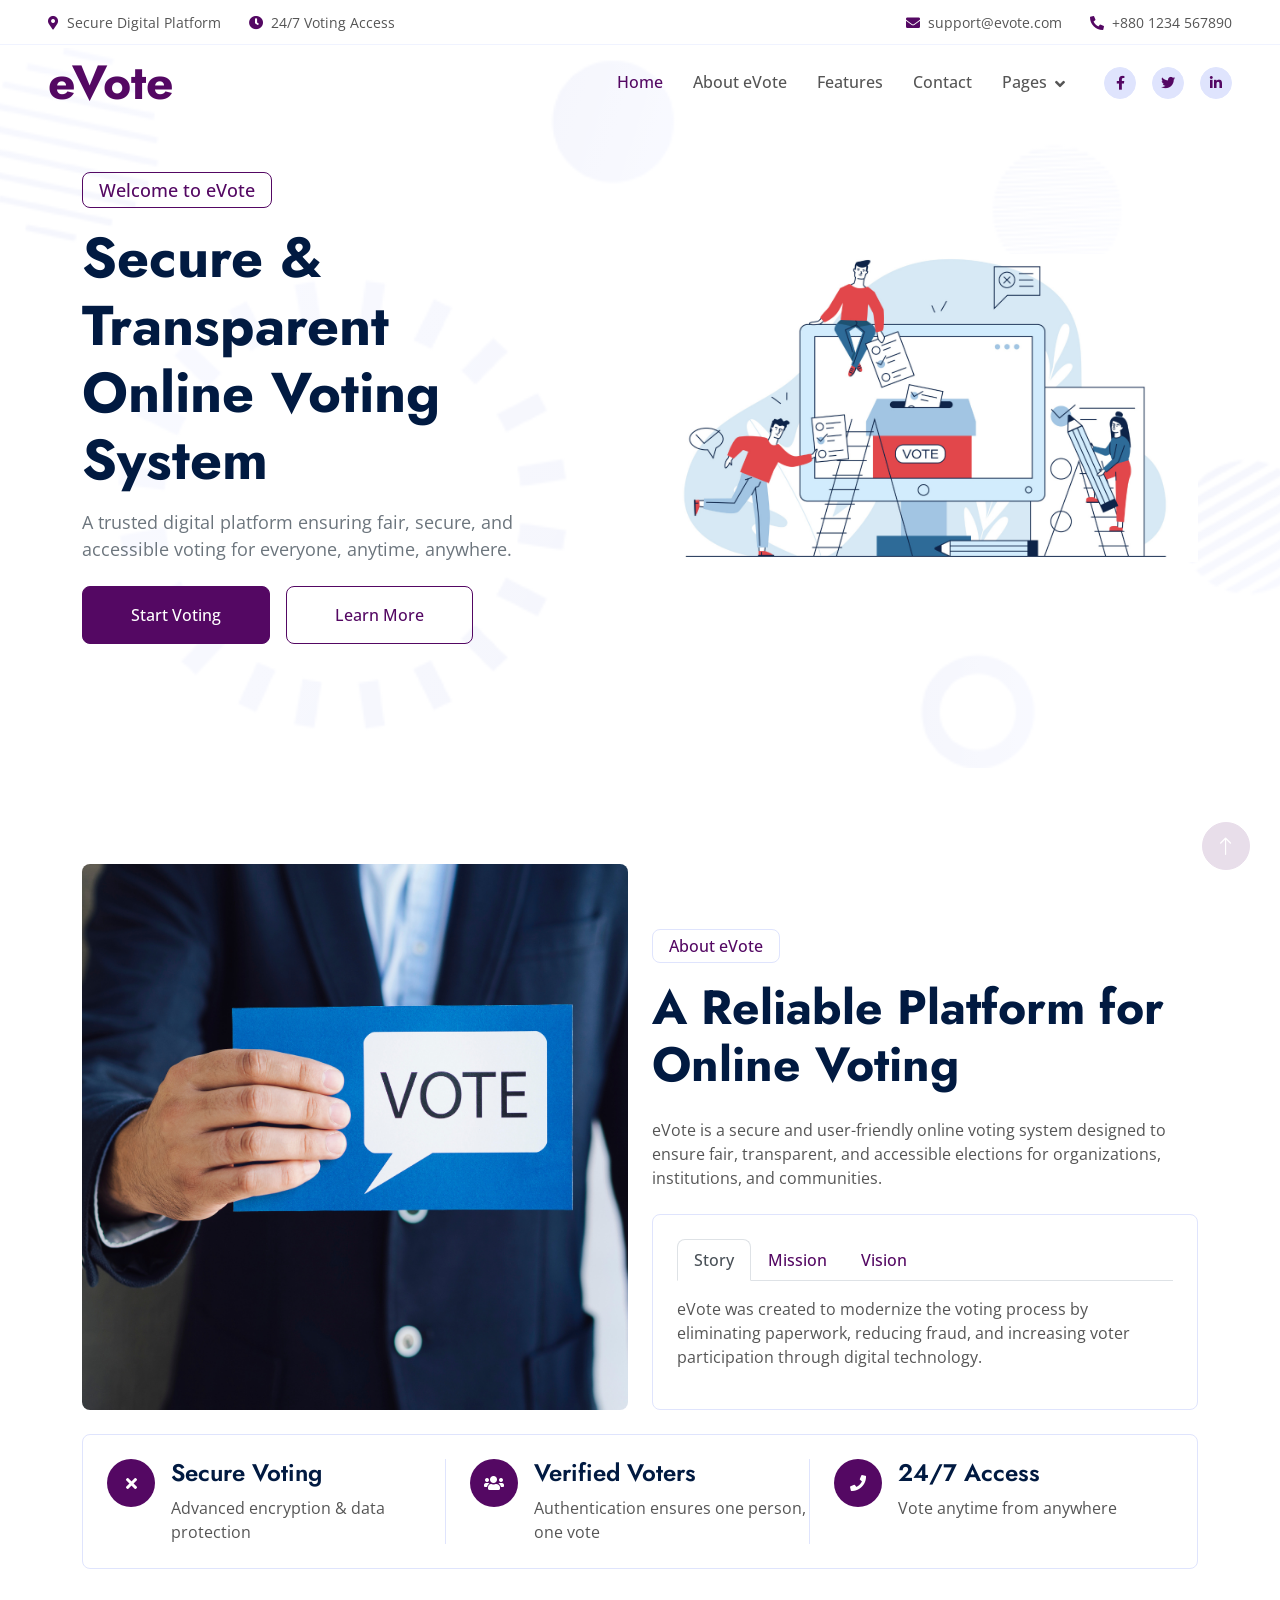
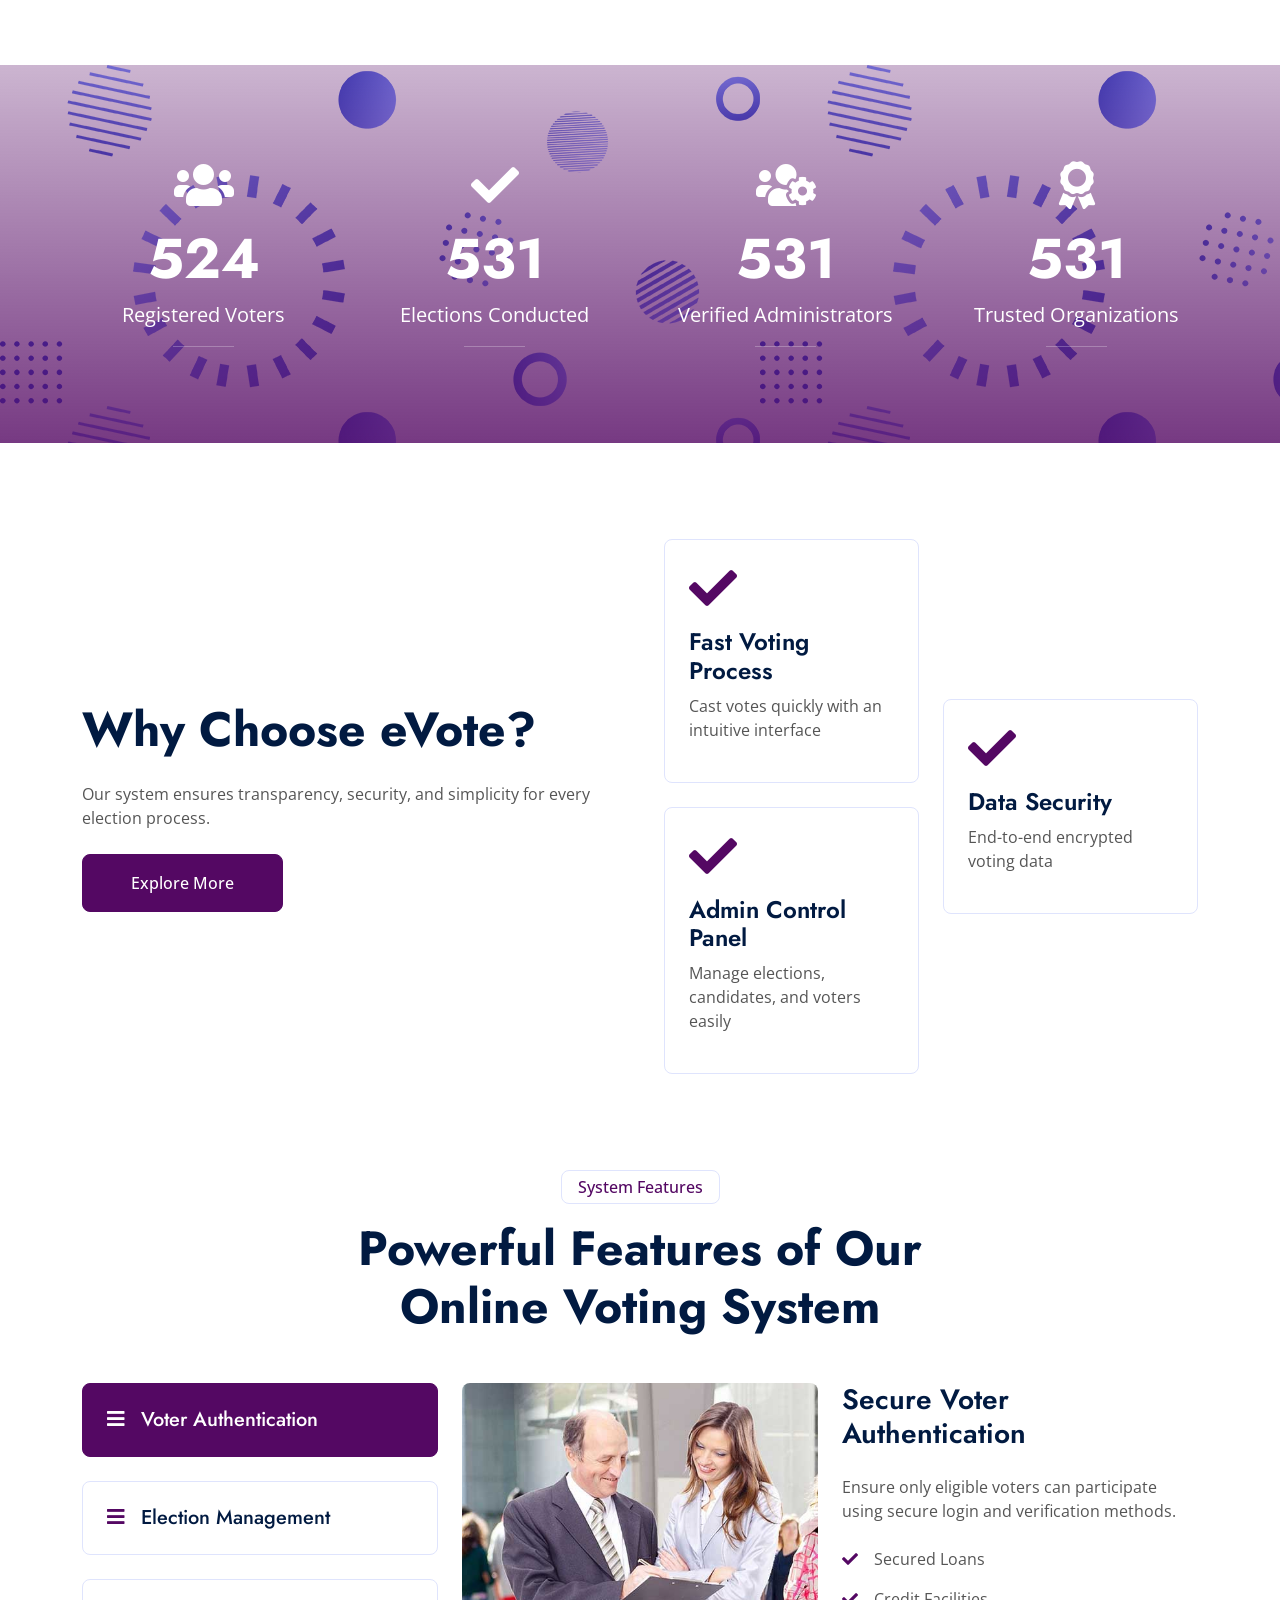
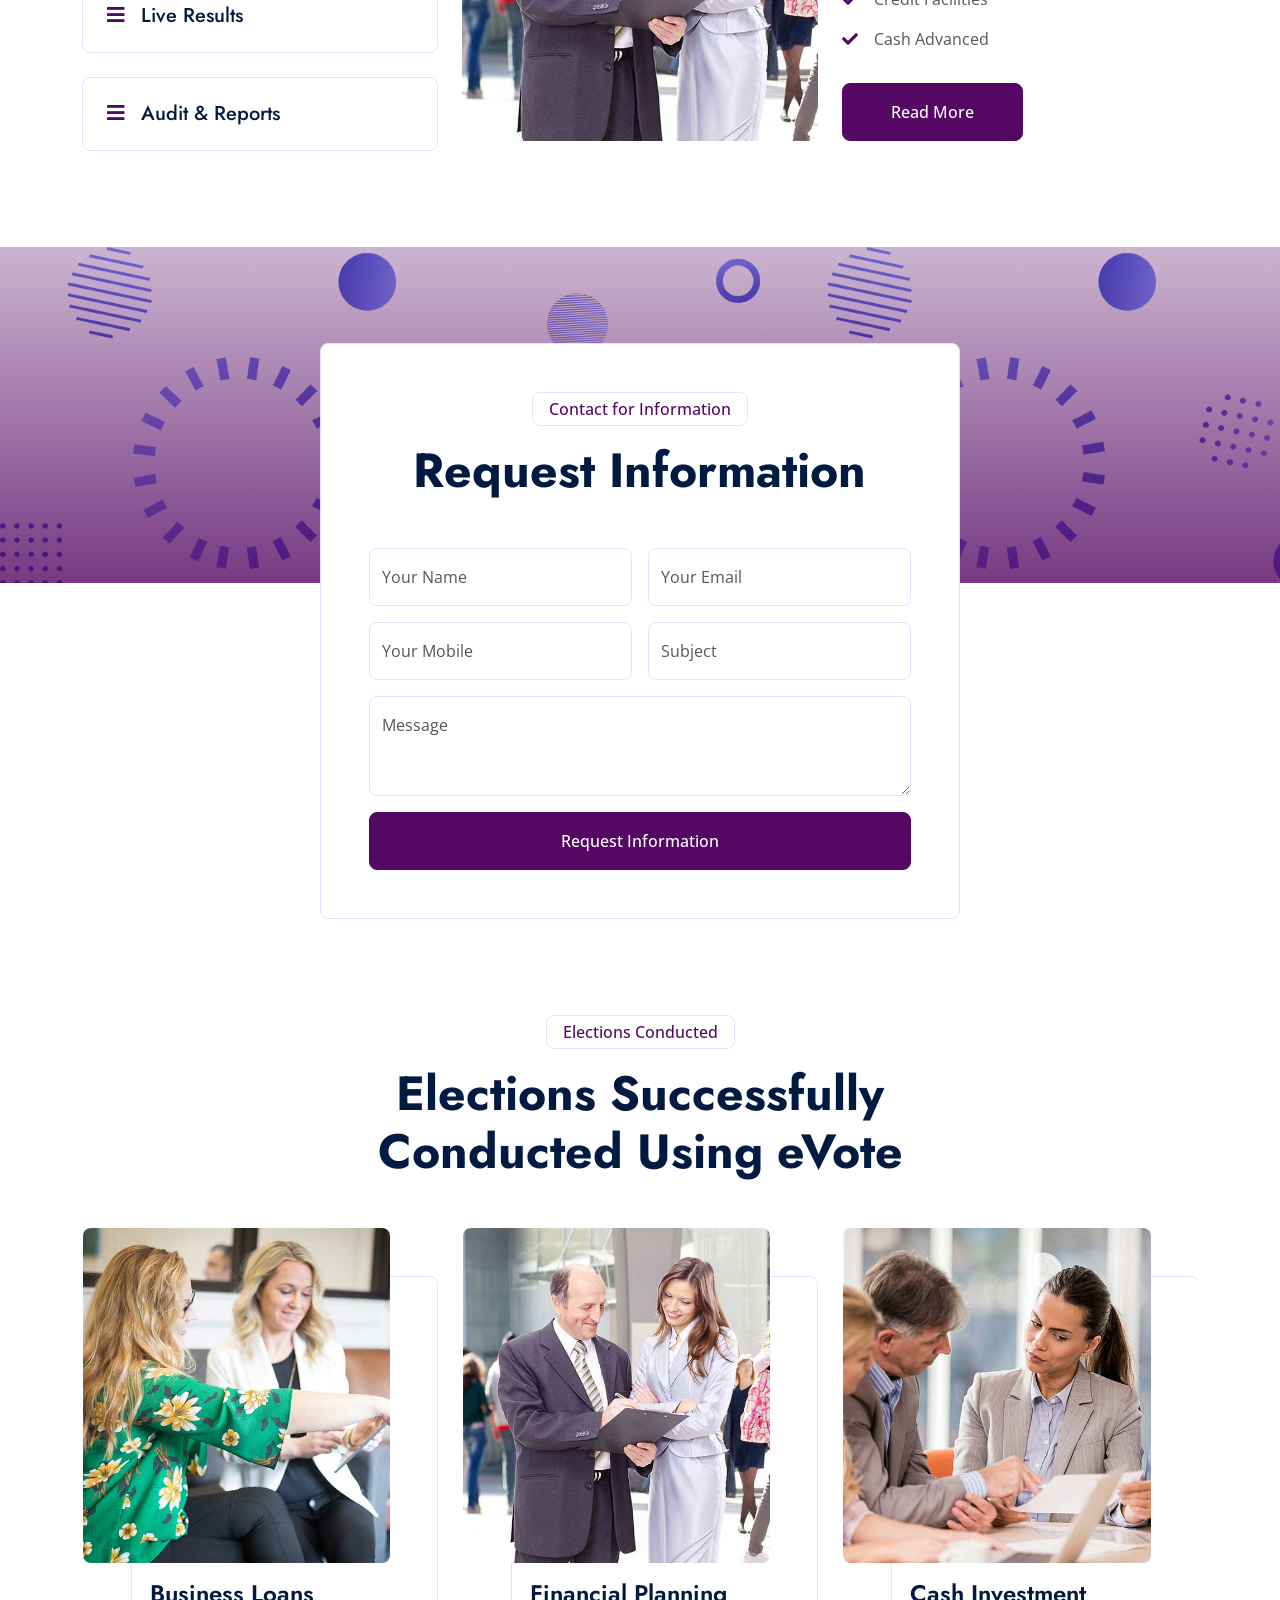
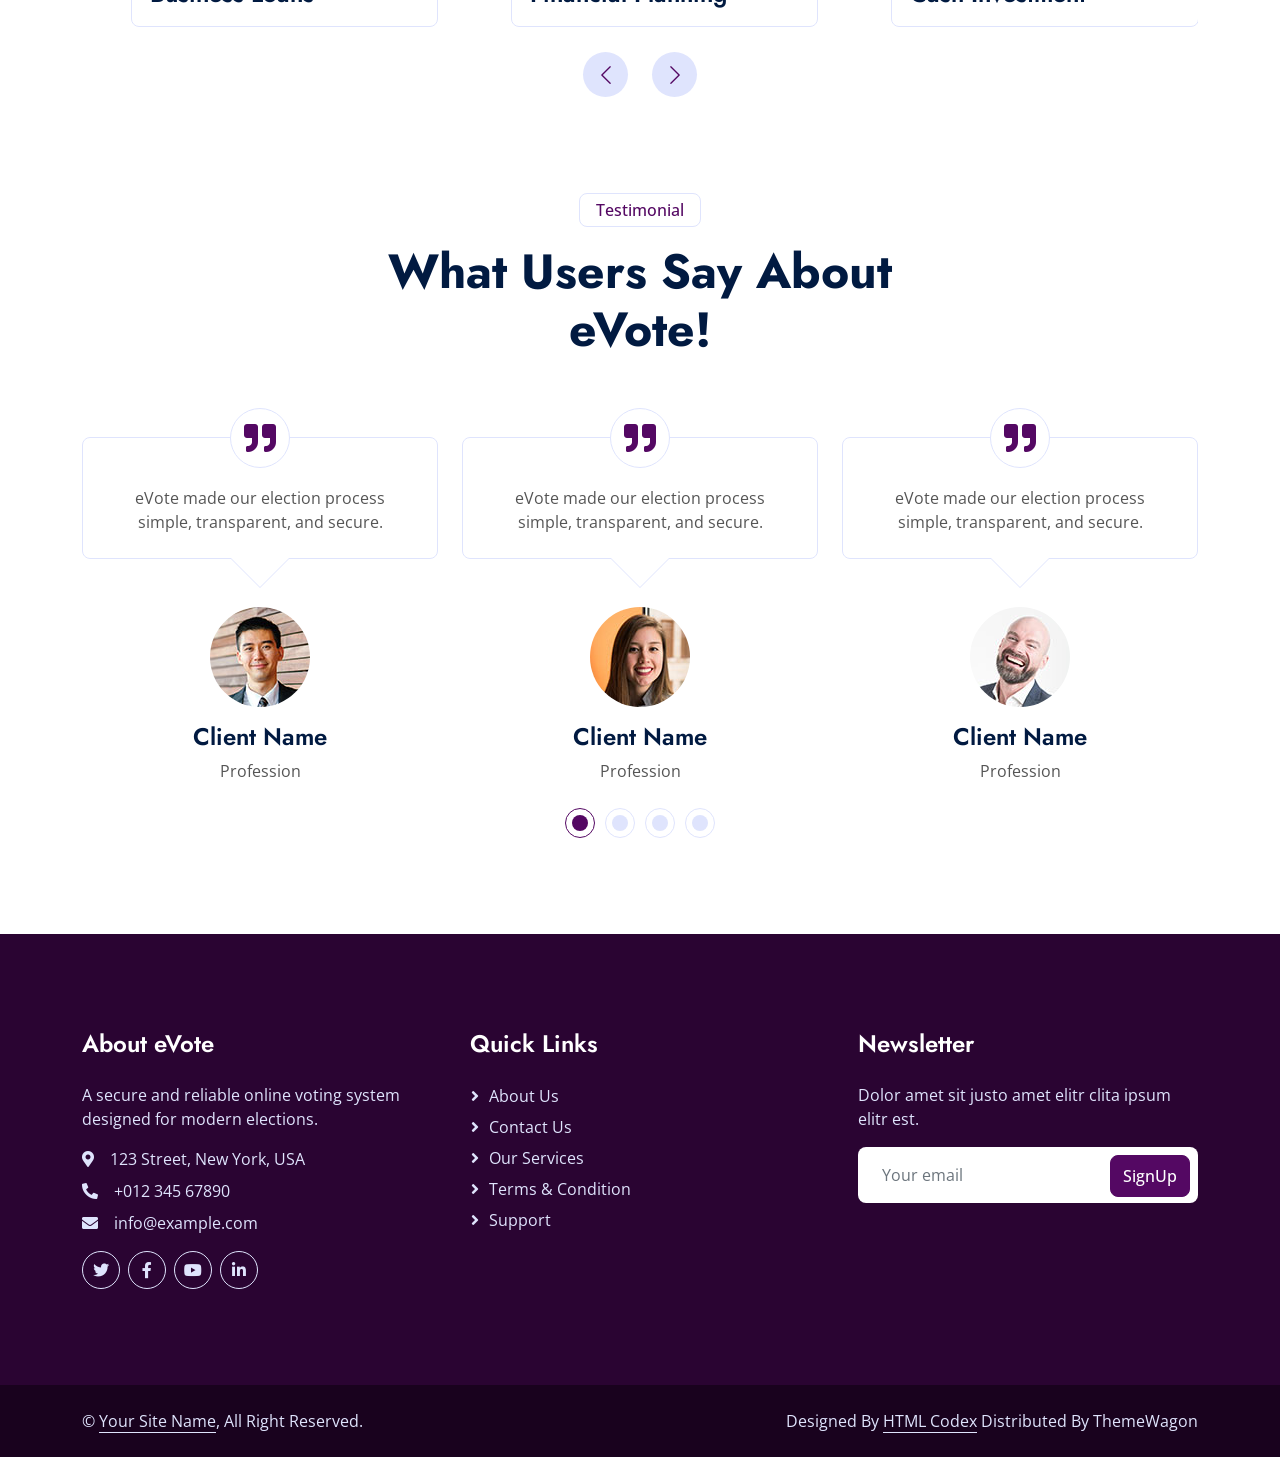
<file: index.html>
<!DOCTYPE html>
<html lang="en">

<head>
    <meta charset="utf-8">
    <title>eVote - Secure Online Voting System</title>
    <meta content="width=device-width, initial-scale=1.0" name="viewport">
    <meta content="" name="keywords">
    <meta content="" name="description">

    <!-- Favicon -->
    <link href="img/favicon.ico" rel="icon">

    <!-- Google Web Fonts -->
    <link rel="preconnect" href="https://fonts.googleapis.com">
    <link rel="preconnect" href="https://fonts.gstatic.com" crossorigin>
    <link
        href="https://fonts.googleapis.com/css2?family=Jost:wght@500;600;700&family=Open+Sans:wght@400;500&display=swap"
        rel="stylesheet">

    <!-- Icon Font Stylesheet -->
    <link href="https://cdnjs.cloudflare.com/ajax/libs/font-awesome/5.10.0/css/all.min.css" rel="stylesheet">
    <link href="https://cdn.jsdelivr.net/npm/bootstrap-icons@1.4.1/font/bootstrap-icons.css" rel="stylesheet">

    <!-- Libraries Stylesheet -->
    <link href="lib/animate/animate.min.css" rel="stylesheet">
    <link href="lib/owlcarousel/assets/owl.carousel.min.css" rel="stylesheet">

    <!-- Customized Bootstrap Stylesheet -->
    <link href="css/bootstrap.min.css" rel="stylesheet">

    <!-- Template Stylesheet -->
    <link href="css/style.css" rel="stylesheet">
</head>

<body>
    <!-- Spinner Start -->
    <div id="spinner"
        class="show bg-white position-fixed translate-middle w-100 vh-100 top-50 start-50 d-flex align-items-center justify-content-center">
        <div class="spinner-border text-primary" role="status" style="width: 3rem; height: 3rem;"></div>
    </div>
    <!-- Spinner End -->


    <!-- Navbar Start -->
    <div class="container-fluid fixed-top px-0 wow fadeIn mb-5" data-wow-delay="0.1s">
        <div class="top-bar row gx-0 align-items-center d-none d-lg-flex">
            <div class="col-lg-6 px-5 text-start">
                <small><i class="fa fa-map-marker-alt text-primary me-2"></i>Secure Digital Platform</small>
                <small class="ms-4"><i class="fa fa-clock text-primary me-2"></i>24/7 Voting Access</small>
            </div>
            <div class="col-lg-6 px-5 text-end">
                <small><i class="fa fa-envelope text-primary me-2"></i>support@evote.com</small>
                <small class="ms-4"><i class="fa fa-phone-alt text-primary me-2"></i>+880 1234 567890</small>
            </div>
        </div>

        <nav class="navbar navbar-expand-lg navbar-light py-lg-0 px-lg-5 wow fadeIn" data-wow-delay="0.1s">
            <a href="index.html" class="navbar-brand ms-4 ms-lg-0">
                <h1 class="display-5 text-primary m-0">eVote</h1>
            </a>
            <button type="button" class="navbar-toggler me-4" data-bs-toggle="collapse"
                data-bs-target="#navbarCollapse">
                <span class="navbar-toggler-icon"></span>
            </button>
            <div class="collapse navbar-collapse" id="navbarCollapse">
                <div class="navbar-nav ms-auto p-4 p-lg-0">
                    <a href="index.html" class="nav-item nav-link active">Home</a>
                    <a href="about.html" class="nav-item nav-link">About eVote</a>
                    <a href="service.html" class="nav-item nav-link">Features</a>
                    <a href="contact.html" class="nav-item nav-link">Contact</a>
                    <div class="nav-item dropdown">
                        <a href="#" class="nav-link dropdown-toggle" data-bs-toggle="dropdown">Pages</a>
                        <div class="dropdown-menu border-light m-0">
                            <a href="project.html" class="dropdown-item">Projects</a>
                            <a href="feature.html" class="dropdown-item">Features</a>
                            <a href="team.html" class="dropdown-item">Team Member</a>
                            <a href="testimonial.html" class="dropdown-item">Testimonial</a>
                            <a href="404.html" class="dropdown-item">404 Page</a>
                        </div>
                    </div>
                </div>
                <div class="d-none d-lg-flex ms-2">
                    <a class="btn btn-light btn-sm-square rounded-circle ms-3" href="">
                        <small class="fab fa-facebook-f text-primary"></small>
                    </a>
                    <a class="btn btn-light btn-sm-square rounded-circle ms-3" href="">
                        <small class="fab fa-twitter text-primary"></small>
                    </a>
                    <a class="btn btn-light btn-sm-square rounded-circle ms-3" href="">
                        <small class="fab fa-linkedin-in text-primary"></small>
                    </a>
                </div>
            </div>
        </nav>
    </div>
    <!-- Navbar End -->


    <!-- Hero Start -->
    <div class="container-fluid hero-header py-5 mb-5 mt-5">
        <div class="container py-5">
            <div class="row align-items-center">
                <!-- Image -->
                <div class="col-lg-6 text-center order-1 order-lg-2 mb-4 mb-lg-0">
                    <img src="img/hero.png" class="img-fluid" alt="Online Voting Illustration">
                </div>

                <!-- Content -->
                <div class="col-lg-6 order-2 order-lg-1 text-center text-lg-start">
                    <p class="d-inline-block border border-primary rounded text-primary fw-semi-bold py-1 px-3 mb-3">
                        Welcome to eVote
                    </p>

                    <h1 class="display-4 fw-bold mb-3">
                        Secure & Transparent <br>
                        Online Voting System
                    </h1>

                    <p class="text-muted mb-4 mx-auto mx-lg-0" style="max-width: 520px;">
                        A trusted digital platform ensuring fair, secure, and accessible voting for everyone, anytime, anywhere.
                    </p>

                    <div class="d-flex flex-column flex-sm-row justify-content-center justify-content-lg-start gap-3">
                        <a href="#" class="btn btn-primary py-3 px-5">
                            Start Voting
                        </a>
                        <a href="about.html" class="btn btn-outline-primary py-3 px-5">
                            Learn More
                        </a>
                    </div>
                </div>
            </div>

        </div>
    </div>
    <!-- Hero End -->


    <!-- About Start -->
    <div class="container-xxl py-5">
        <div class="container">
            <div class="row g-4 align-items-end mb-4">
                <div class="col-lg-6 wow fadeInUp" data-wow-delay="0.1s">
                    <img class="img-fluid rounded" src="img/about.png">
                </div>
                <div class="col-lg-6 wow fadeInUp" data-wow-delay="0.3s">
                    <p class="d-inline-block border rounded text-primary fw-semi-bold py-1 px-3">About eVote</p>
                    <h1 class="display-5 mb-4">
                        A Reliable Platform for Online Voting
                    </h1>

                    <p class="mb-4">
                        eVote is a secure and user-friendly online voting system designed to ensure fair,
                        transparent, and accessible elections for organizations, institutions, and communities.
                    </p>
                    <div class="border rounded p-4">
                        <nav>
                            <div class="nav nav-tabs mb-3" id="nav-tab" role="tablist">
                                <button class="nav-link about-nav fw-semi-bold active" id="nav-story-tab" data-bs-toggle="tab"
                                    data-bs-target="#nav-story" type="button" role="tab" aria-controls="nav-story"
                                    aria-selected="true">Story</button>
                                <button class="nav-link about-nav fw-semi-bold" id="nav-mission-tab" data-bs-toggle="tab"
                                    data-bs-target="#nav-mission" type="button" role="tab" aria-controls="nav-mission"
                                    aria-selected="false">Mission</button>
                                <button class="nav-link about-nav fw-semi-bold" id="nav-vision-tab" data-bs-toggle="tab"
                                    data-bs-target="#nav-vision" type="button" role="tab" aria-controls="nav-vision"
                                    aria-selected="false">Vision</button>
                            </div>
                        </nav>
                        <div class="tab-content" id="nav-tabContent">
                            <div class="tab-pane fade show active" id="nav-story" role="tabpanel"
                                aria-labelledby="nav-story-tab">
                                <p>
                                    eVote was created to modernize the voting process by eliminating paperwork,
                                    reducing fraud, and increasing voter participation through digital technology.
                                </p>
                            </div>
                            <div class="tab-pane fade" id="nav-mission" role="tabpanel"
                                aria-labelledby="nav-mission-tab">
                                <p>
                                    Our mission is to provide a secure, transparent, and easy-to-use online voting
                                    platform that anyone can trust.
                                </p>
                            </div>
                            <div class="tab-pane fade" id="nav-vision" role="tabpanel" aria-labelledby="nav-vision-tab">
                                <p>
                                    We envision a future where voting is accessible, fast, and secure for everyone,
                                    everywhere.
                                </p>
                            </div>
                        </div>
                    </div>
                </div>
            </div>
            <div class="border rounded p-4 wow fadeInUp" data-wow-delay="0.1s">
                <div class="row g-4">
                    <div class="col-lg-4 wow fadeIn" data-wow-delay="0.1s">
                        <div class="h-100">
                            <div class="d-flex">
                                <div class="flex-shrink-0 btn-lg-square rounded-circle bg-primary">
                                    <i class="fa fa-times text-white"></i>
                                </div>
                                <div class="ps-3">
                                    <h4>Secure Voting</h4>
                                    <span>Advanced encryption & data protection</span>
                                </div>
                                <div class="border-end d-none d-lg-block"></div>
                            </div>
                            <div class="border-bottom mt-4 d-block d-lg-none"></div>
                        </div>
                    </div>
                    <div class="col-lg-4 wow fadeIn" data-wow-delay="0.3s">
                        <div class="h-100">
                            <div class="d-flex">
                                <div class="flex-shrink-0 btn-lg-square rounded-circle bg-primary">
                                    <i class="fa fa-users text-white"></i>
                                </div>
                                <div class="ps-3">
                                    <h4>Verified Voters</h4>
                                    <span>Authentication ensures one person, one vote</span>
                                </div>
                                <div class="border-end d-none d-lg-block"></div>
                            </div>
                            <div class="border-bottom mt-4 d-block d-lg-none"></div>
                        </div>
                    </div>
                    <div class="col-lg-4 wow fadeIn" data-wow-delay="0.5s">
                        <div class="h-100">
                            <div class="d-flex">
                                <div class="flex-shrink-0 btn-lg-square rounded-circle bg-primary">
                                    <i class="fa fa-phone text-white"></i>
                                </div>
                                <div class="ps-3">
                                    <h4>24/7 Access</h4>
                                    <span>Vote anytime from anywhere</span>
                                </div>
                            </div>
                        </div>
                    </div>
                </div>
            </div>
        </div>
    </div>
    <!-- About End -->


    <!-- Facts Start -->
    <div class="container-fluid facts my-5 py-5">
        <div class="container py-5">
            <div class="row g-5">
                <div class="col-sm-6 col-lg-3 text-center wow fadeIn" data-wow-delay="0.1s">
                    <i class="fa fa-users fa-3x text-white mb-3"></i>
                    <h1 class="display-4 text-white" data-toggle="counter-up">1234</h1>
                    <span class="fs-5 text-white">Registered Voters</span>
                    <hr class="bg-white w-25 mx-auto mb-0">
                </div>
                <div class="col-sm-6 col-lg-3 text-center wow fadeIn" data-wow-delay="0.3s">
                    <i class="fa fa-check fa-3x text-white mb-3"></i>
                    <h1 class="display-4 text-white" data-toggle="counter-up">1234</h1>
                    <span class="fs-5 text-white">Elections Conducted</span>
                    <hr class="bg-white w-25 mx-auto mb-0">
                </div>
                <div class="col-sm-6 col-lg-3 text-center wow fadeIn" data-wow-delay="0.5s">
                    <i class="fa fa-users-cog fa-3x text-white mb-3"></i>
                    <h1 class="display-4 text-white" data-toggle="counter-up">1234</h1>
                    <span class="fs-5 text-white">Verified Administrators</span>
                    <hr class="bg-white w-25 mx-auto mb-0">
                </div>
                <div class="col-sm-6 col-lg-3 text-center wow fadeIn" data-wow-delay="0.7s">
                    <i class="fa fa-award fa-3x text-white mb-3"></i>
                    <h1 class="display-4 text-white" data-toggle="counter-up">1234</h1>
                    <span class="fs-5 text-white">Trusted Organizations</span>
                    <hr class="bg-white w-25 mx-auto mb-0">
                </div>
            </div>
        </div>
    </div>
    <!-- Facts End -->


    <!-- Features Start -->
    <div class="container-xxl feature py-5">
        <div class="container">
            <div class="row g-5 align-items-center">
                <div class="col-lg-6 wow fadeInUp" data-wow-delay="0.1s">
                    <h1 class="display-5 mb-4">
                        Why Choose eVote?
                    </h1>

                    <p class="mb-4">
                        Our system ensures transparency, security, and simplicity for every election process.
                    </p>
                    <a class="btn btn-primary py-3 px-5" href="">Explore More</a>
                </div>
                <div class="col-lg-6">
                    <div class="row g-4 align-items-center">
                        <div class="col-md-6">
                            <div class="row g-4">
                                <div class="col-12 wow fadeIn" data-wow-delay="0.3s">
                                    <div class="feature-box border rounded p-4">
                                        <i class="fa fa-check fa-3x text-primary mb-3"></i>
                                        <h4>Fast Voting Process</h4>
                                        <p>Cast votes quickly with an intuitive interface</p>
                                    </div>
                                </div>
                                <div class="col-12 wow fadeIn" data-wow-delay="0.5s">
                                    <div class="feature-box border rounded p-4">
                                        <i class="fa fa-check fa-3x text-primary mb-3"></i>
                                        <h4>Admin Control Panel</h4>
                                        <p>Manage elections, candidates, and voters easily</p>
                                    </div>
                                </div>
                            </div>
                        </div>
                        <div class="col-md-6 wow fadeIn" data-wow-delay="0.7s">
                            <div class="feature-box border rounded p-4">
                                <i class="fa fa-check fa-3x text-primary mb-3"></i>
                                <h4>Data Security</h4>
                                <p>End-to-end encrypted voting data</p>
                            </div>
                        </div>
                    </div>
                </div>
            </div>
        </div>
    </div>
    <!-- Features End -->


    <!-- Service Start -->
    <div class="container-xxl service py-5">
        <div class="container">
            <div class="text-center mx-auto wow fadeInUp" data-wow-delay="0.1s" style="max-width: 600px;">
                <p class="d-inline-block border rounded text-primary fw-semi-bold py-1 px-3">System Features</p>
                <h1 class="display-5 mb-5">Powerful Features of Our Online Voting System</h1>
            </div>
            <div class="row g-4 wow fadeInUp" data-wow-delay="0.3s">
                <div class="col-lg-4">
                    <div class="nav nav-pills d-flex justify-content-between w-100 h-100 me-4">
                        <button class="nav-link w-100 d-flex align-items-center text-start border p-4 mb-4 active"
                            data-bs-toggle="pill" data-bs-target="#tab-pane-1" type="button">
                            <h5 class="m-0"><i class="fa fa-bars text-primary me-3"></i>Voter Authentication</h5>
                        </button>
                        <button class="nav-link w-100 d-flex align-items-center text-start border p-4 mb-4"
                            data-bs-toggle="pill" data-bs-target="#tab-pane-2" type="button">
                            <h5 class="m-0"><i class="fa fa-bars text-primary me-3"></i>Election Management</h5>
                        </button>
                        <button class="nav-link w-100 d-flex align-items-center text-start border p-4 mb-4"
                            data-bs-toggle="pill" data-bs-target="#tab-pane-3" type="button">
                            <h5 class="m-0"><i class="fa fa-bars text-primary me-3"></i>Live Results</h5>
                        </button>
                        <button class="nav-link w-100 d-flex align-items-center text-start border p-4 mb-0"
                            data-bs-toggle="pill" data-bs-target="#tab-pane-4" type="button">
                            <h5 class="m-0"><i class="fa fa-bars text-primary me-3"></i>Audit & Reports</h5>
                        </button>
                    </div>
                </div>
                <div class="col-lg-8">
                    <div class="tab-content w-100">
                        <div class="tab-pane fade show active" id="tab-pane-1">
                            <div class="row g-4">
                                <div class="col-md-6" style="min-height: 350px;">
                                    <div class="position-relative h-100">
                                        <img class="position-absolute rounded w-100 h-100" src="img/service-1.jpg"
                                            style="object-fit: cover;" alt="">
                                    </div>
                                </div>
                                <div class="col-md-6">
                                    <h3 class="mb-4">Secure Voter Authentication</h3>
                                    <p class="mb-4">
                                        Ensure only eligible voters can participate using secure login and verification methods.
                                    </p>
                                    <p><i class="fa fa-check text-primary me-3"></i>Secured Loans</p>
                                    <p><i class="fa fa-check text-primary me-3"></i>Credit Facilities</p>
                                    <p><i class="fa fa-check text-primary me-3"></i>Cash Advanced</p>
                                    <a href="" class="btn btn-primary py-3 px-5 mt-3">Read More</a>
                                </div>
                            </div>
                        </div>
                        <div class="tab-pane fade" id="tab-pane-2">
                            <div class="row g-4">
                                <div class="col-md-6" style="min-height: 350px;">
                                    <div class="position-relative h-100">
                                        <img class="position-absolute rounded w-100 h-100" src="img/service-2.jpg"
                                            style="object-fit: cover;" alt="">
                                    </div>
                                </div>
                                <div class="col-md-6">
                                    <h3 class="mb-4">25 Years Of Experience In Financial Support</h3>
                                    <p class="mb-4">Tempor erat elitr rebum at clita. Diam dolor diam ipsum sit. Aliqu
                                        diam amet diam et eos. Clita erat ipsum et lorem et sit, sed stet lorem sit
                                        clita duo justo erat amet.</p>
                                    <p><i class="fa fa-check text-primary me-3"></i>Secured Loans</p>
                                    <p><i class="fa fa-check text-primary me-3"></i>Credit Facilities</p>
                                    <p><i class="fa fa-check text-primary me-3"></i>Cash Advanced</p>
                                    <a href="" class="btn btn-primary py-3 px-5 mt-3">Read More</a>
                                </div>
                            </div>
                        </div>
                        <div class="tab-pane fade" id="tab-pane-3">
                            <div class="row g-4">
                                <div class="col-md-6" style="min-height: 350px;">
                                    <div class="position-relative h-100">
                                        <img class="position-absolute rounded w-100 h-100" src="img/service-3.jpg"
                                            style="object-fit: cover;" alt="">
                                    </div>
                                </div>
                                <div class="col-md-6">
                                    <h3 class="mb-4">25 Years Of Experience In Financial Support</h3>
                                    <p class="mb-4">Tempor erat elitr rebum at clita. Diam dolor diam ipsum sit. Aliqu
                                        diam amet diam et eos. Clita erat ipsum et lorem et sit, sed stet lorem sit
                                        clita duo justo erat amet.</p>
                                    <p><i class="fa fa-check text-primary me-3"></i>Secured Loans</p>
                                    <p><i class="fa fa-check text-primary me-3"></i>Credit Facilities</p>
                                    <p><i class="fa fa-check text-primary me-3"></i>Cash Advanced</p>
                                    <a href="" class="btn btn-primary py-3 px-5 mt-3">Read More</a>
                                </div>
                            </div>
                        </div>
                        <div class="tab-pane fade" id="tab-pane-4">
                            <div class="row g-4">
                                <div class="col-md-6" style="min-height: 350px;">
                                    <div class="position-relative h-100">
                                        <img class="position-absolute rounded w-100 h-100" src="img/service-4.jpg"
                                            style="object-fit: cover;" alt="">
                                    </div>
                                </div>
                                <div class="col-md-6">
                                    <h3 class="mb-4">25 Years Of Experience In Financial Support</h3>
                                    <p class="mb-4">Tempor erat elitr rebum at clita. Diam dolor diam ipsum sit. Aliqu
                                        diam amet diam et eos. Clita erat ipsum et lorem et sit, sed stet lorem sit
                                        clita duo justo erat amet.</p>
                                    <p><i class="fa fa-check text-primary me-3"></i>Secured Loans</p>
                                    <p><i class="fa fa-check text-primary me-3"></i>Credit Facilities</p>
                                    <p><i class="fa fa-check text-primary me-3"></i>Cash Advanced</p>
                                    <a href="" class="btn btn-primary py-3 px-5 mt-3">Read More</a>
                                </div>
                            </div>
                        </div>
                    </div>
                </div>
            </div>
        </div>
    </div>
    <!-- Service End -->


    <!-- Callback Start -->
    <div class="container-fluid callback my-5 pt-5">
        <div class="container pt-5">
            <div class="row justify-content-center">
                <div class="col-lg-7">
                    <div class="bg-white border rounded p-4 p-sm-5 wow fadeInUp" data-wow-delay="0.5s">
                        <div class="text-center mx-auto wow fadeInUp" data-wow-delay="0.1s" style="max-width: 600px;">
                            <p class="d-inline-block border rounded text-primary fw-semi-bold py-1 px-3">Contact for Information
                            </p>
                            <h1 class="display-5 mb-5">Request Information</h1>
                        </div>
                        <div class="row g-3">
                            <div class="col-sm-6">
                                <div class="form-floating">
                                    <input type="text" class="form-control" id="name" placeholder="Your Name">
                                    <label for="name">Your Name</label>
                                </div>
                            </div>
                            <div class="col-sm-6">
                                <div class="form-floating">
                                    <input type="email" class="form-control" id="mail" placeholder="Your Email">
                                    <label for="mail">Your Email</label>
                                </div>
                            </div>
                            <div class="col-sm-6">
                                <div class="form-floating">
                                    <input type="text" class="form-control" id="mobile" placeholder="Your Mobile">
                                    <label for="mobile">Your Mobile</label>
                                </div>
                            </div>
                            <div class="col-sm-6">
                                <div class="form-floating">
                                    <input type="text" class="form-control" id="subject" placeholder="Subject">
                                    <label for="subject">Subject</label>
                                </div>
                            </div>
                            <div class="col-12">
                                <div class="form-floating">
                                    <textarea class="form-control" placeholder="Leave a message here" id="message"
                                        style="height: 100px"></textarea>
                                    <label for="message">Message</label>
                                </div>
                            </div>
                            <div class="col-12 text-center">
                                <button class="btn btn-primary w-100 py-3" type="submit">Request Information</button>
                            </div>
                        </div>
                    </div>
                </div>
            </div>
        </div>
    </div>
    <!-- Callback End -->


    <!-- Projects Start -->
    <div class="container-xxl py-5">
        <div class="container">
            <div class="text-center mx-auto wow fadeInUp" data-wow-delay="0.1s" style="max-width: 600px;">
                <p class="d-inline-block border rounded text-primary fw-semi-bold py-1 px-3">Elections Conducted</p>
                <h1 class="display-5 mb-5">Elections Successfully Conducted Using eVote</h1>
            </div>
            <div class="owl-carousel project-carousel wow fadeInUp" data-wow-delay="0.3s">
                <div class="project-item pe-5 pb-5">
                    <div class="project-img mb-3">
                        <img class="img-fluid rounded" src="img/service-1.jpg" alt="">
                        <a href=""><i class="fa fa-link fa-3x text-primary"></i></a>
                    </div>
                    <div class="project-title">
                        <h4 class="mb-0">Financial Planning</h4>
                    </div>
                </div>
                <div class="project-item pe-5 pb-5">
                    <div class="project-img mb-3">
                        <img class="img-fluid rounded" src="img/service-2.jpg" alt="">
                        <a href=""><i class="fa fa-link fa-3x text-primary"></i></a>
                    </div>
                    <div class="project-title">
                        <h4 class="mb-0">Cash Investment</h4>
                    </div>
                </div>
                <div class="project-item pe-5 pb-5">
                    <div class="project-img mb-3">
                        <img class="img-fluid rounded" src="img/service-3.jpg" alt="">
                        <a href=""><i class="fa fa-link fa-3x text-primary"></i></a>
                    </div>
                    <div class="project-title">
                        <h4 class="mb-0">Financial Consultancy</h4>
                    </div>
                </div>
                <div class="project-item pe-5 pb-5">
                    <div class="project-img mb-3">
                        <img class="img-fluid rounded" src="img/service-4.jpg" alt="">
                        <a href=""><i class="fa fa-link fa-3x text-primary"></i></a>
                    </div>
                    <div class="project-title">
                        <h4 class="mb-0">Business Loans</h4>
                    </div>
                </div>
            </div>
        </div>
    </div>
    <!-- Projects End -->


    <!-- Team Start -->
    <!-- <div class="container-xxl py-5">
        <div class="container">
            <div class="text-center mx-auto wow fadeInUp" data-wow-delay="0.1s" style="max-width: 600px;">
                <p class="d-inline-block border rounded text-primary fw-semi-bold py-1 px-3">Our Team</p>
                <h1 class="display-5 mb-5">Our Dedicated Team</h1>
            </div>
            <div class="row g-4">
                <div class="col-lg-4 col-md-6 wow fadeInUp" data-wow-delay="0.1s">
                    <div class="team-item">
                        <img class="img-fluid rounded" src="img/team-1.jpg" alt="">
                        <div class="team-text">
                            <h4 class="mb-0">Kate Winslet</h4>
                            <div class="team-social d-flex">
                                <a class="btn btn-square rounded-circle mx-1" href=""><i
                                        class="fab fa-facebook-f"></i></a>
                                <a class="btn btn-square rounded-circle mx-1" href=""><i class="fab fa-twitter"></i></a>
                                <a class="btn btn-square rounded-circle mx-1" href=""><i
                                        class="fab fa-instagram"></i></a>
                            </div>
                        </div>
                    </div>
                </div>
                <div class="col-lg-4 col-md-6 wow fadeInUp" data-wow-delay="0.3s">
                    <div class="team-item">
                        <img class="img-fluid rounded" src="img/team-2.jpg" alt="">
                        <div class="team-text">
                            <h4 class="mb-0">Jac Jacson</h4>
                            <div class="team-social d-flex">
                                <a class="btn btn-square rounded-circle mx-1" href=""><i
                                        class="fab fa-facebook-f"></i></a>
                                <a class="btn btn-square rounded-circle mx-1" href=""><i class="fab fa-twitter"></i></a>
                                <a class="btn btn-square rounded-circle mx-1" href=""><i
                                        class="fab fa-instagram"></i></a>
                            </div>
                        </div>
                    </div>
                </div>
                <div class="col-lg-4 col-md-6 wow fadeInUp" data-wow-delay="0.5s">
                    <div class="team-item">
                        <img class="img-fluid rounded" src="img/team-3.jpg" alt="">
                        <div class="team-text">
                            <h4 class="mb-0">Doris Jordan</h4>
                            <div class="team-social d-flex">
                                <a class="btn btn-square rounded-circle mx-1" href=""><i
                                        class="fab fa-facebook-f"></i></a>
                                <a class="btn btn-square rounded-circle mx-1" href=""><i class="fab fa-twitter"></i></a>
                                <a class="btn btn-square rounded-circle mx-1" href=""><i
                                        class="fab fa-instagram"></i></a>
                            </div>
                        </div>
                    </div>
                </div>
            </div>
        </div>
    </div> -->
    <!-- Team End -->


    <!-- Testimonial Start -->
    <div class="container-xxl py-5">
        <div class="container">
            <div class="text-center mx-auto wow fadeInUp" data-wow-delay="0.1s" style="max-width: 600px;">
                <p class="d-inline-block border rounded text-primary fw-semi-bold py-1 px-3">Testimonial</p>
                <h1 class="display-5 mb-5">What Users Say About eVote!</h1>
            </div>
            <div class="owl-carousel testimonial-carousel wow fadeInUp" data-wow-delay="0.3s">
                <div class="testimonial-item">
                    <div class="testimonial-text border rounded p-4 pt-5 mb-5">
                        <div class="btn-square bg-white border rounded-circle">
                            <i class="fa fa-quote-right fa-2x text-primary"></i>
                        </div>
                        eVote made our election process simple, transparent, and secure.
                    </div>
                    <img class="rounded-circle mb-3" src="img/testimonial-1.jpg" alt="">
                    <h4>Client Name</h4>
                    <span>Profession</span>
                </div>
                <div class="testimonial-item">
                    <div class="testimonial-text border rounded p-4 pt-5 mb-5">
                        <div class="btn-square bg-white border rounded-circle">
                            <i class="fa fa-quote-right fa-2x text-primary"></i>
                        </div>
                        eVote made our election process simple, transparent, and secure.
                    </div>
                    <img class="rounded-circle mb-3" src="img/testimonial-2.jpg" alt="">
                    <h4>Client Name</h4>
                    <span>Profession</span>
                </div>
                <div class="testimonial-item">
                    <div class="testimonial-text border rounded p-4 pt-5 mb-5">
                        <div class="btn-square bg-white border rounded-circle">
                            <i class="fa fa-quote-right fa-2x text-primary"></i>
                        </div>
                        eVote made our election process simple, transparent, and secure.
                    </div>
                    <img class="rounded-circle mb-3" src="img/testimonial-3.jpg" alt="">
                    <h4>Client Name</h4>
                    <span>Profession</span>
                </div>
                <div class="testimonial-item">
                    <div class="testimonial-text border rounded p-4 pt-5 mb-5">
                        <div class="btn-square bg-white border rounded-circle">
                            <i class="fa fa-quote-right fa-2x text-primary"></i>
                        </div>
                        eVote made our election process simple, transparent, and secure.
                    </div>
                    <img class="rounded-circle mb-3" src="img/testimonial-4.jpg" alt="">
                    <h4>Client Name</h4>
                    <span>Profession</span>
                </div>
            </div>
        </div>
    </div>
    <!-- Testimonial End -->


    <!-- Footer Start -->
    <div class="container-fluid text-light footer mt-5 py-5 wow fadeIn" data-wow-delay="0.1s">
        <div class="container py-5">
            <div class="row g-5">
                <div class="col-lg-4 col-md-6">
                    <h4 class="text-white mb-4">About eVote</h4>
                    <p>
                        A secure and reliable online voting system designed for modern elections.
                    </p>
                    <p class="mb-2"><i class="fa fa-map-marker-alt me-3"></i>123 Street, New York, USA</p>
                    <p class="mb-2"><i class="fa fa-phone-alt me-3"></i>+012 345 67890</p>
                    <p class="mb-2"><i class="fa fa-envelope me-3"></i>info@example.com</p>
                    <div class="d-flex pt-2">
                        <a class="btn btn-square btn-outline-light rounded-circle me-2" href=""><i
                                class="fab fa-twitter"></i></a>
                        <a class="btn btn-square btn-outline-light rounded-circle me-2" href=""><i
                                class="fab fa-facebook-f"></i></a>
                        <a class="btn btn-square btn-outline-light rounded-circle me-2" href=""><i
                                class="fab fa-youtube"></i></a>
                        <a class="btn btn-square btn-outline-light rounded-circle me-2" href=""><i
                                class="fab fa-linkedin-in"></i></a>
                    </div>
                </div>
                <div class="col-lg-4 col-md-6">
                    <h4 class="text-white mb-4">Quick Links</h4>
                    <a class="btn btn-link" href="">About Us</a>
                    <a class="btn btn-link" href="">Contact Us</a>
                    <a class="btn btn-link" href="">Our Services</a>
                    <a class="btn btn-link" href="">Terms & Condition</a>
                    <a class="btn btn-link" href="">Support</a>
                </div>
                <div class="col-lg-4 col-md-6">
                    <h4 class="text-white mb-4">Newsletter</h4>
                    <p>Dolor amet sit justo amet elitr clita ipsum elitr est.</p>
                    <div class="position-relative w-100">
                        <input class="form-control bg-white border-0 w-100 py-3 ps-4 pe-5" type="text"
                            placeholder="Your email">
                        <button type="button"
                            class="btn btn-primary py-2 position-absolute top-0 end-0 mt-2 me-2">SignUp</button>
                    </div>
                </div>
            </div>
        </div>
    </div>
    <!-- Footer End -->


    <!-- Copyright Start -->
    <div class="container-fluid copyright py-4">
        <div class="container">
            <div class="row">
                <div class="col-md-6 text-center text-md-start mb-3 mb-md-0">
                    &copy; <a class="border-bottom" href="#">Your Site Name</a>, All Right Reserved.
                </div>
                <div class="col-md-6 text-center text-md-end">
                    <!--/*** This template is free as long as you keep the footer author’s credit link/attribution link/backlink. If you'd like to use the template without the footer author’s credit link/attribution link/backlink, you can purchase the Credit Removal License from "https://htmlcodex.com/credit-removal". Thank you for your support. ***/-->
                    Designed By <a class="border-bottom" href="https://htmlcodex.com">HTML Codex</a> Distributed By <a
                    href="https://themewagon.com">ThemeWagon</a>
                </div>
            </div>
        </div>
    </div>
    <!-- Copyright End -->


    <!-- Back to Top -->
    <a href="#" class="btn btn-lg btn-primary btn-lg-square rounded-circle back-to-top"><i
            class="bi bi-arrow-up"></i></a>


    <!-- JavaScript Libraries -->
    <script src="https://code.jquery.com/jquery-3.4.1.min.js"></script>
    <script src="https://cdn.jsdelivr.net/npm/bootstrap@5.0.0/dist/js/bootstrap.bundle.min.js"></script>
    <script src="lib/wow/wow.min.js"></script>
    <script src="lib/easing/easing.min.js"></script>
    <script src="lib/waypoints/waypoints.min.js"></script>
    <script src="lib/owlcarousel/owl.carousel.min.js"></script>
    <script src="lib/counterup/counterup.min.js"></script>

    <!-- Template Javascript -->
    <script src="js/main.js"></script>
</body>

</html>
</file>
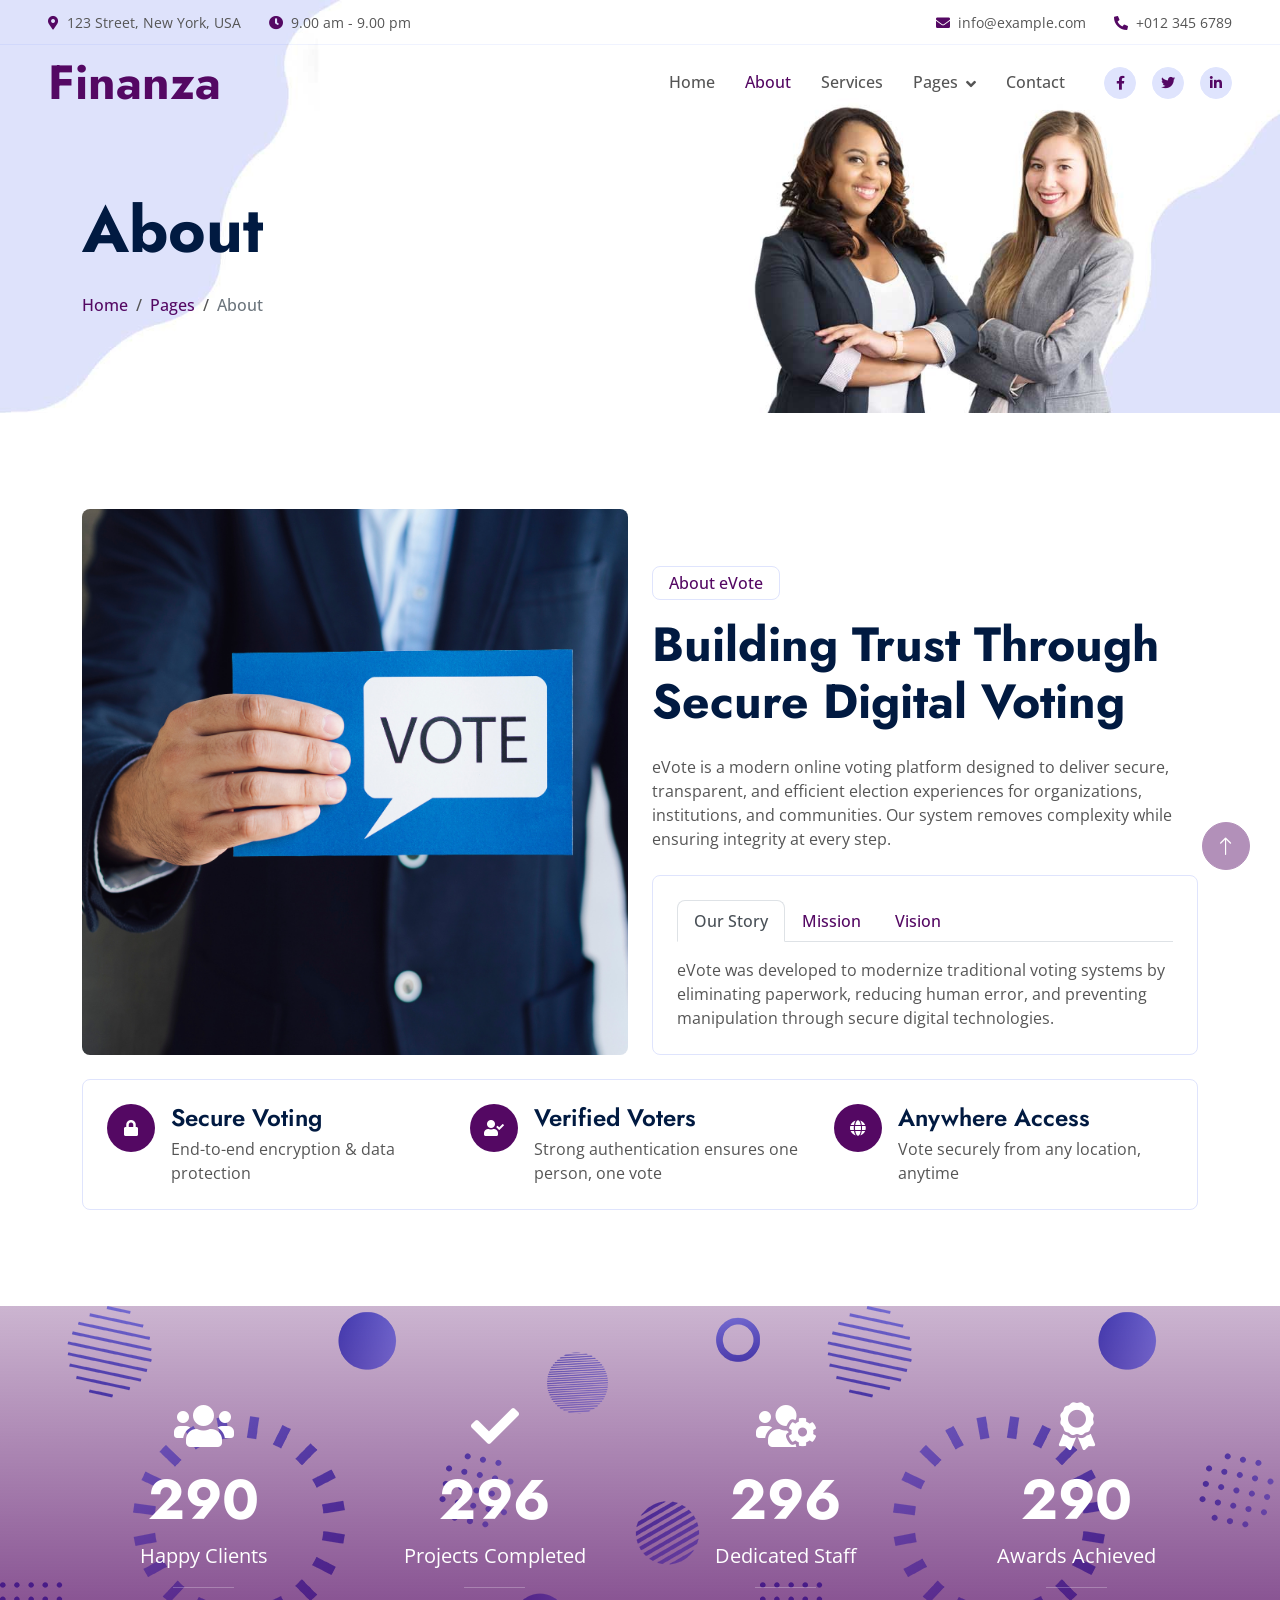
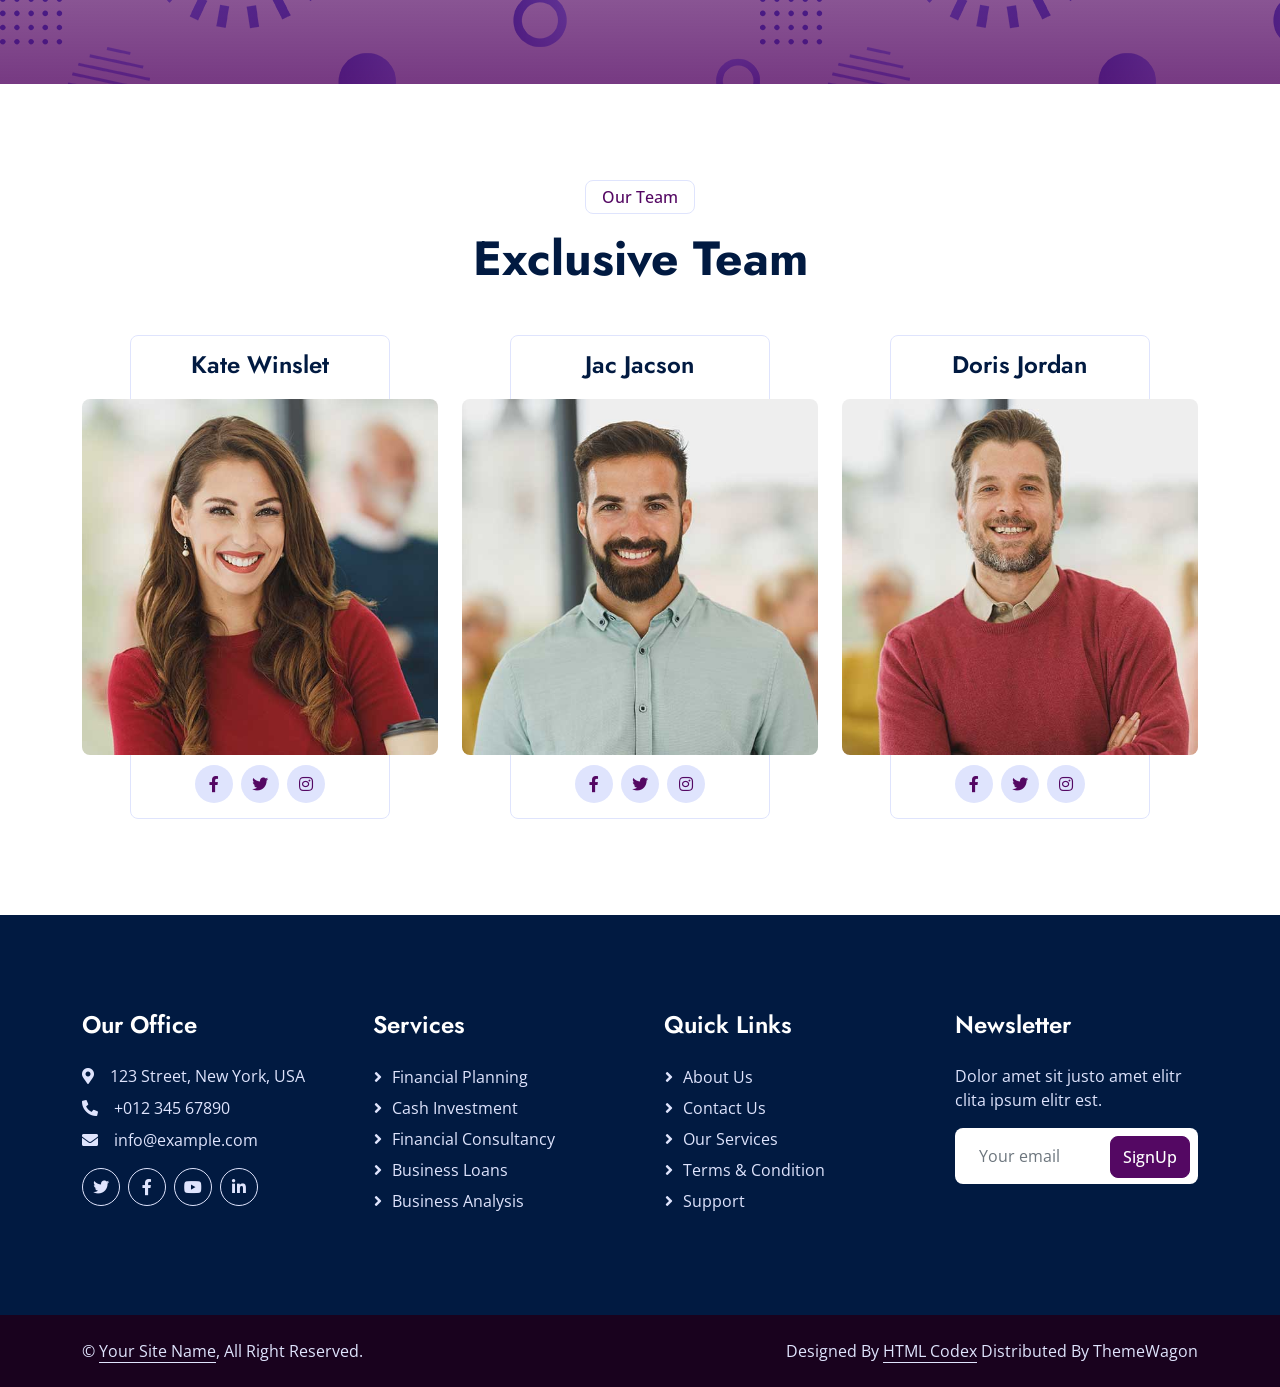
<file: about.html>
<!DOCTYPE html>
<html lang="en">

<head>
    <meta charset="utf-8">
    <title>Finanza - Financial Services Website Template</title>
    <meta content="width=device-width, initial-scale=1.0" name="viewport">
    <meta content="" name="keywords">
    <meta content="" name="description">

    <!-- Favicon -->
    <link href="img/favicon.ico" rel="icon">

    <!-- Google Web Fonts -->
    <link rel="preconnect" href="https://fonts.googleapis.com">
    <link rel="preconnect" href="https://fonts.gstatic.com" crossorigin>
    <link
        href="https://fonts.googleapis.com/css2?family=Jost:wght@500;600;700&family=Open+Sans:wght@400;500&display=swap"
        rel="stylesheet">

    <!-- Icon Font Stylesheet -->
    <link href="https://cdnjs.cloudflare.com/ajax/libs/font-awesome/5.10.0/css/all.min.css" rel="stylesheet">
    <link href="https://cdn.jsdelivr.net/npm/bootstrap-icons@1.4.1/font/bootstrap-icons.css" rel="stylesheet">

    <!-- Libraries Stylesheet -->
    <link href="lib/animate/animate.min.css" rel="stylesheet">
    <link href="lib/owlcarousel/assets/owl.carousel.min.css" rel="stylesheet">

    <!-- Customized Bootstrap Stylesheet -->
    <link href="css/bootstrap.min.css" rel="stylesheet">

    <!-- Template Stylesheet -->
    <link href="css/style.css" rel="stylesheet">
</head>

<body>
    <!-- Spinner Start -->
    <div id="spinner"
        class="show bg-white position-fixed translate-middle w-100 vh-100 top-50 start-50 d-flex align-items-center justify-content-center">
        <div class="spinner-border text-primary" role="status" style="width: 3rem; height: 3rem;"></div>
    </div>
    <!-- Spinner End -->


    <!-- Navbar Start -->
    <div class="container-fluid fixed-top px-0 wow fadeIn" data-wow-delay="0.1s">
        <div class="top-bar row gx-0 align-items-center d-none d-lg-flex">
            <div class="col-lg-6 px-5 text-start">
                <small><i class="fa fa-map-marker-alt text-primary me-2"></i>123 Street, New York, USA</small>
                <small class="ms-4"><i class="fa fa-clock text-primary me-2"></i>9.00 am - 9.00 pm</small>
            </div>
            <div class="col-lg-6 px-5 text-end">
                <small><i class="fa fa-envelope text-primary me-2"></i>info@example.com</small>
                <small class="ms-4"><i class="fa fa-phone-alt text-primary me-2"></i>+012 345 6789</small>
            </div>
        </div>

        <nav class="navbar navbar-expand-lg navbar-light py-lg-0 px-lg-5 wow fadeIn" data-wow-delay="0.1s">
            <a href="index.html" class="navbar-brand ms-4 ms-lg-0">
                <h1 class="display-5 text-primary m-0">Finanza</h1>
            </a>
            <button type="button" class="navbar-toggler me-4" data-bs-toggle="collapse"
                data-bs-target="#navbarCollapse">
                <span class="navbar-toggler-icon"></span>
            </button>
            <div class="collapse navbar-collapse" id="navbarCollapse">
                <div class="navbar-nav ms-auto p-4 p-lg-0">
                    <a href="index.html" class="nav-item nav-link">Home</a>
                    <a href="about.html" class="nav-item nav-link active">About</a>
                    <a href="service.html" class="nav-item nav-link">Services</a>
                    <div class="nav-item dropdown">
                        <a href="#" class="nav-link dropdown-toggle" data-bs-toggle="dropdown">Pages</a>
                        <div class="dropdown-menu border-light m-0">
                            <a href="project.html" class="dropdown-item">Projects</a>
                            <a href="feature.html" class="dropdown-item">Features</a>
                            <a href="team.html" class="dropdown-item">Team Member</a>
                            <a href="testimonial.html" class="dropdown-item">Testimonial</a>
                            <a href="404.html" class="dropdown-item">404 Page</a>
                        </div>
                    </div>
                    <a href="contact.html" class="nav-item nav-link">Contact</a>
                </div>
                <div class="d-none d-lg-flex ms-2">
                    <a class="btn btn-light btn-sm-square rounded-circle ms-3" href="">
                        <small class="fab fa-facebook-f text-primary"></small>
                    </a>
                    <a class="btn btn-light btn-sm-square rounded-circle ms-3" href="">
                        <small class="fab fa-twitter text-primary"></small>
                    </a>
                    <a class="btn btn-light btn-sm-square rounded-circle ms-3" href="">
                        <small class="fab fa-linkedin-in text-primary"></small>
                    </a>
                </div>
            </div>
        </nav>
    </div>
    <!-- Navbar End -->


    <!-- Page Header Start -->
    <div class="container-fluid page-header mb-5 wow fadeIn" data-wow-delay="0.1s">
        <div class="container">
            <h1 class="display-3 mb-4 animated slideInDown">About</h1>
            <nav aria-label="breadcrumb animated slideInDown">
                <ol class="breadcrumb mb-0">
                    <li class="breadcrumb-item"><a href="#">Home</a></li>
                    <li class="breadcrumb-item"><a href="#">Pages</a></li>
                    <li class="breadcrumb-item active" aria-current="page">About</li>
                </ol>
            </nav>
        </div>
    </div>
    <!-- Page Header End -->
    

    <!-- About Start -->
    <div class="container-xxl py-5">
        <div class="container">
            <div class="row g-4 align-items-end mb-4">
                <div class="col-lg-6 wow fadeInUp" data-wow-delay="0.1s">
                    <img class="img-fluid rounded" src="img/about.png" alt="About eVote">
                </div>

                <div class="col-lg-6 wow fadeInUp" data-wow-delay="0.3s">
                    <p class="d-inline-block border rounded text-primary fw-semi-bold py-1 px-3">
                        About eVote
                    </p>

                    <h1 class="display-5 mb-4">
                        Building Trust Through Secure Digital Voting
                    </h1>

                    <p class="mb-4">
                        eVote is a modern online voting platform designed to deliver secure, transparent,
                        and efficient election experiences for organizations, institutions, and communities.
                        Our system removes complexity while ensuring integrity at every step.
                    </p>

                    <div class="border rounded p-4">
                        <nav>
                            <div class="nav nav-tabs mb-3" role="tablist">
                                <button class="nav-link about-nav fw-semi-bold active"
                                        data-bs-toggle="tab"
                                        data-bs-target="#about-story"
                                        type="button">
                                    Our Story
                                </button>

                                <button class="nav-link about-nav fw-semi-bold"
                                        data-bs-toggle="tab"
                                        data-bs-target="#about-mission"
                                        type="button">
                                    Mission
                                </button>

                                <button class="nav-link about-nav fw-semi-bold"
                                        data-bs-toggle="tab"
                                        data-bs-target="#about-vision"
                                        type="button">
                                    Vision
                                </button>
                            </div>
                        </nav>

                        <div class="tab-content">
                            <div class="tab-pane fade show active" id="about-story">
                                <p class="mb-0">
                                    eVote was developed to modernize traditional voting systems by eliminating
                                    paperwork, reducing human error, and preventing manipulation through
                                    secure digital technologies.
                                </p>
                            </div>

                            <div class="tab-pane fade" id="about-mission">
                                <p class="mb-0">
                                    Our mission is to provide a reliable, easy-to-use, and secure online voting
                                    solution that ensures fairness, transparency, and voter confidence.
                                </p>
                            </div>

                            <div class="tab-pane fade" id="about-vision">
                                <p class="mb-0">
                                    We envision a future where elections are accessible to everyone,
                                    protected by strong security, and trusted by voters worldwide.
                                </p>
                            </div>
                        </div>
                    </div>
                </div>
            </div>

            <div class="border rounded p-4 wow fadeInUp" data-wow-delay="0.1s">
                <div class="row g-4">
                    <div class="col-lg-4">
                        <div class="d-flex">
                            <div class="flex-shrink-0 btn-lg-square rounded-circle bg-primary">
                                <i class="fa fa-lock text-white"></i>
                            </div>
                            <div class="ps-3">
                                <h4 class="mb-1">Secure Voting</h4>
                                <span>End-to-end encryption & data protection</span>
                            </div>
                        </div>
                    </div>

                    <div class="col-lg-4">
                        <div class="d-flex">
                            <div class="flex-shrink-0 btn-lg-square rounded-circle bg-primary">
                                <i class="fa fa-user-check text-white"></i>
                            </div>
                            <div class="ps-3">
                                <h4 class="mb-1">Verified Voters</h4>
                                <span>Strong authentication ensures one person, one vote</span>
                            </div>
                        </div>
                    </div>

                    <div class="col-lg-4">
                        <div class="d-flex">
                            <div class="flex-shrink-0 btn-lg-square rounded-circle bg-primary">
                                <i class="fa fa-globe text-white"></i>
                            </div>
                            <div class="ps-3">
                                <h4 class="mb-1">Anywhere Access</h4>
                                <span>Vote securely from any location, anytime</span>
                            </div>
                        </div>
                    </div>
                </div>
            </div>

        </div>
    </div>
    <!-- About End -->


    <!-- Facts Start -->
    <div class="container-fluid facts my-5 py-5">
        <div class="container py-5">
            <div class="row g-5">
                <div class="col-sm-6 col-lg-3 text-center wow fadeIn" data-wow-delay="0.1s">
                    <i class="fa fa-users fa-3x text-white mb-3"></i>
                    <h1 class="display-4 text-white" data-toggle="counter-up">1234</h1>
                    <span class="fs-5 text-white">Happy Clients</span>
                    <hr class="bg-white w-25 mx-auto mb-0">
                </div>
                <div class="col-sm-6 col-lg-3 text-center wow fadeIn" data-wow-delay="0.3s">
                    <i class="fa fa-check fa-3x text-white mb-3"></i>
                    <h1 class="display-4 text-white" data-toggle="counter-up">1234</h1>
                    <span class="fs-5 text-white">Projects Completed</span>
                    <hr class="bg-white w-25 mx-auto mb-0">
                </div>
                <div class="col-sm-6 col-lg-3 text-center wow fadeIn" data-wow-delay="0.5s">
                    <i class="fa fa-users-cog fa-3x text-white mb-3"></i>
                    <h1 class="display-4 text-white" data-toggle="counter-up">1234</h1>
                    <span class="fs-5 text-white">Dedicated Staff</span>
                    <hr class="bg-white w-25 mx-auto mb-0">
                </div>
                <div class="col-sm-6 col-lg-3 text-center wow fadeIn" data-wow-delay="0.7s">
                    <i class="fa fa-award fa-3x text-white mb-3"></i>
                    <h1 class="display-4 text-white" data-toggle="counter-up">1234</h1>
                    <span class="fs-5 text-white">Awards Achieved</span>
                    <hr class="bg-white w-25 mx-auto mb-0">
                </div>
            </div>
        </div>
    </div>
    <!-- Facts End -->


    <!-- Team Start -->
    <div class="container-xxl py-5">
        <div class="container">
            <div class="text-center mx-auto wow fadeInUp" data-wow-delay="0.1s" style="max-width: 600px;">
                <p class="d-inline-block border rounded text-primary fw-semi-bold py-1 px-3">Our Team</p>
                <h1 class="display-5 mb-5">Exclusive Team</h1>
            </div>
            <div class="row g-4">
                <div class="col-lg-4 col-md-6 wow fadeInUp" data-wow-delay="0.1s">
                    <div class="team-item">
                        <img class="img-fluid rounded" src="img/team-1.jpg" alt="">
                        <div class="team-text">
                            <h4 class="mb-0">Kate Winslet</h4>
                            <div class="team-social d-flex">
                                <a class="btn btn-square rounded-circle mx-1" href=""><i
                                        class="fab fa-facebook-f"></i></a>
                                <a class="btn btn-square rounded-circle mx-1" href=""><i class="fab fa-twitter"></i></a>
                                <a class="btn btn-square rounded-circle mx-1" href=""><i
                                        class="fab fa-instagram"></i></a>
                            </div>
                        </div>
                    </div>
                </div>
                <div class="col-lg-4 col-md-6 wow fadeInUp" data-wow-delay="0.3s">
                    <div class="team-item">
                        <img class="img-fluid rounded" src="img/team-2.jpg" alt="">
                        <div class="team-text">
                            <h4 class="mb-0">Jac Jacson</h4>
                            <div class="team-social d-flex">
                                <a class="btn btn-square rounded-circle mx-1" href=""><i
                                        class="fab fa-facebook-f"></i></a>
                                <a class="btn btn-square rounded-circle mx-1" href=""><i class="fab fa-twitter"></i></a>
                                <a class="btn btn-square rounded-circle mx-1" href=""><i
                                        class="fab fa-instagram"></i></a>
                            </div>
                        </div>
                    </div>
                </div>
                <div class="col-lg-4 col-md-6 wow fadeInUp" data-wow-delay="0.5s">
                    <div class="team-item">
                        <img class="img-fluid rounded" src="img/team-3.jpg" alt="">
                        <div class="team-text">
                            <h4 class="mb-0">Doris Jordan</h4>
                            <div class="team-social d-flex">
                                <a class="btn btn-square rounded-circle mx-1" href=""><i
                                        class="fab fa-facebook-f"></i></a>
                                <a class="btn btn-square rounded-circle mx-1" href=""><i class="fab fa-twitter"></i></a>
                                <a class="btn btn-square rounded-circle mx-1" href=""><i
                                        class="fab fa-instagram"></i></a>
                            </div>
                        </div>
                    </div>
                </div>
            </div>
        </div>
    </div>
    <!-- Team End -->


    <!-- Footer Start -->
    <div class="container-fluid bg-dark text-light footer mt-5 py-5 wow fadeIn" data-wow-delay="0.1s">
        <div class="container py-5">
            <div class="row g-5">
                <div class="col-lg-3 col-md-6">
                    <h4 class="text-white mb-4">Our Office</h4>
                    <p class="mb-2"><i class="fa fa-map-marker-alt me-3"></i>123 Street, New York, USA</p>
                    <p class="mb-2"><i class="fa fa-phone-alt me-3"></i>+012 345 67890</p>
                    <p class="mb-2"><i class="fa fa-envelope me-3"></i>info@example.com</p>
                    <div class="d-flex pt-2">
                        <a class="btn btn-square btn-outline-light rounded-circle me-2" href=""><i
                                class="fab fa-twitter"></i></a>
                        <a class="btn btn-square btn-outline-light rounded-circle me-2" href=""><i
                                class="fab fa-facebook-f"></i></a>
                        <a class="btn btn-square btn-outline-light rounded-circle me-2" href=""><i
                                class="fab fa-youtube"></i></a>
                        <a class="btn btn-square btn-outline-light rounded-circle me-2" href=""><i
                                class="fab fa-linkedin-in"></i></a>
                    </div>
                </div>
                <div class="col-lg-3 col-md-6">
                    <h4 class="text-white mb-4">Services</h4>
                    <a class="btn btn-link" href="">Financial Planning</a>
                    <a class="btn btn-link" href="">Cash Investment</a>
                    <a class="btn btn-link" href="">Financial Consultancy</a>
                    <a class="btn btn-link" href="">Business Loans</a>
                    <a class="btn btn-link" href="">Business Analysis</a>
                </div>
                <div class="col-lg-3 col-md-6">
                    <h4 class="text-white mb-4">Quick Links</h4>
                    <a class="btn btn-link" href="">About Us</a>
                    <a class="btn btn-link" href="">Contact Us</a>
                    <a class="btn btn-link" href="">Our Services</a>
                    <a class="btn btn-link" href="">Terms & Condition</a>
                    <a class="btn btn-link" href="">Support</a>
                </div>
                <div class="col-lg-3 col-md-6">
                    <h4 class="text-white mb-4">Newsletter</h4>
                    <p>Dolor amet sit justo amet elitr clita ipsum elitr est.</p>
                    <div class="position-relative w-100">
                        <input class="form-control bg-white border-0 w-100 py-3 ps-4 pe-5" type="text"
                            placeholder="Your email">
                        <button type="button"
                            class="btn btn-primary py-2 position-absolute top-0 end-0 mt-2 me-2">SignUp</button>
                    </div>
                </div>
            </div>
        </div>
    </div>
    <!-- Footer End -->


    <!-- Copyright Start -->
    <div class="container-fluid copyright py-4">
        <div class="container">
            <div class="row">
                <div class="col-md-6 text-center text-md-start mb-3 mb-md-0">
                    &copy; <a class="border-bottom" href="#">Your Site Name</a>, All Right Reserved.
                </div>
                <div class="col-md-6 text-center text-md-end">
                    <!--/*** This template is free as long as you keep the footer author’s credit link/attribution link/backlink. If you'd like to use the template without the footer author’s credit link/attribution link/backlink, you can purchase the Credit Removal License from "https://htmlcodex.com/credit-removal". Thank you for your support. ***/-->
                    Designed By <a class="border-bottom" href="https://htmlcodex.com">HTML Codex</a> Distributed By <a
                        href="https://themewagon.com">ThemeWagon</a>
                </div>
            </div>
        </div>
    </div>
    <!-- Copyright End -->


    <!-- Back to Top -->
    <a href="#" class="btn btn-lg btn-primary btn-lg-square rounded-circle back-to-top"><i
            class="bi bi-arrow-up"></i></a>


    <!-- JavaScript Libraries -->
    <script src="https://code.jquery.com/jquery-3.4.1.min.js"></script>
    <script src="https://cdn.jsdelivr.net/npm/bootstrap@5.0.0/dist/js/bootstrap.bundle.min.js"></script>
    <script src="lib/wow/wow.min.js"></script>
    <script src="lib/easing/easing.min.js"></script>
    <script src="lib/waypoints/waypoints.min.js"></script>
    <script src="lib/owlcarousel/owl.carousel.min.js"></script>
    <script src="lib/counterup/counterup.min.js"></script>

    <!-- Template Javascript -->
    <script src="js/main.js"></script>
</body>

</html>
</file>
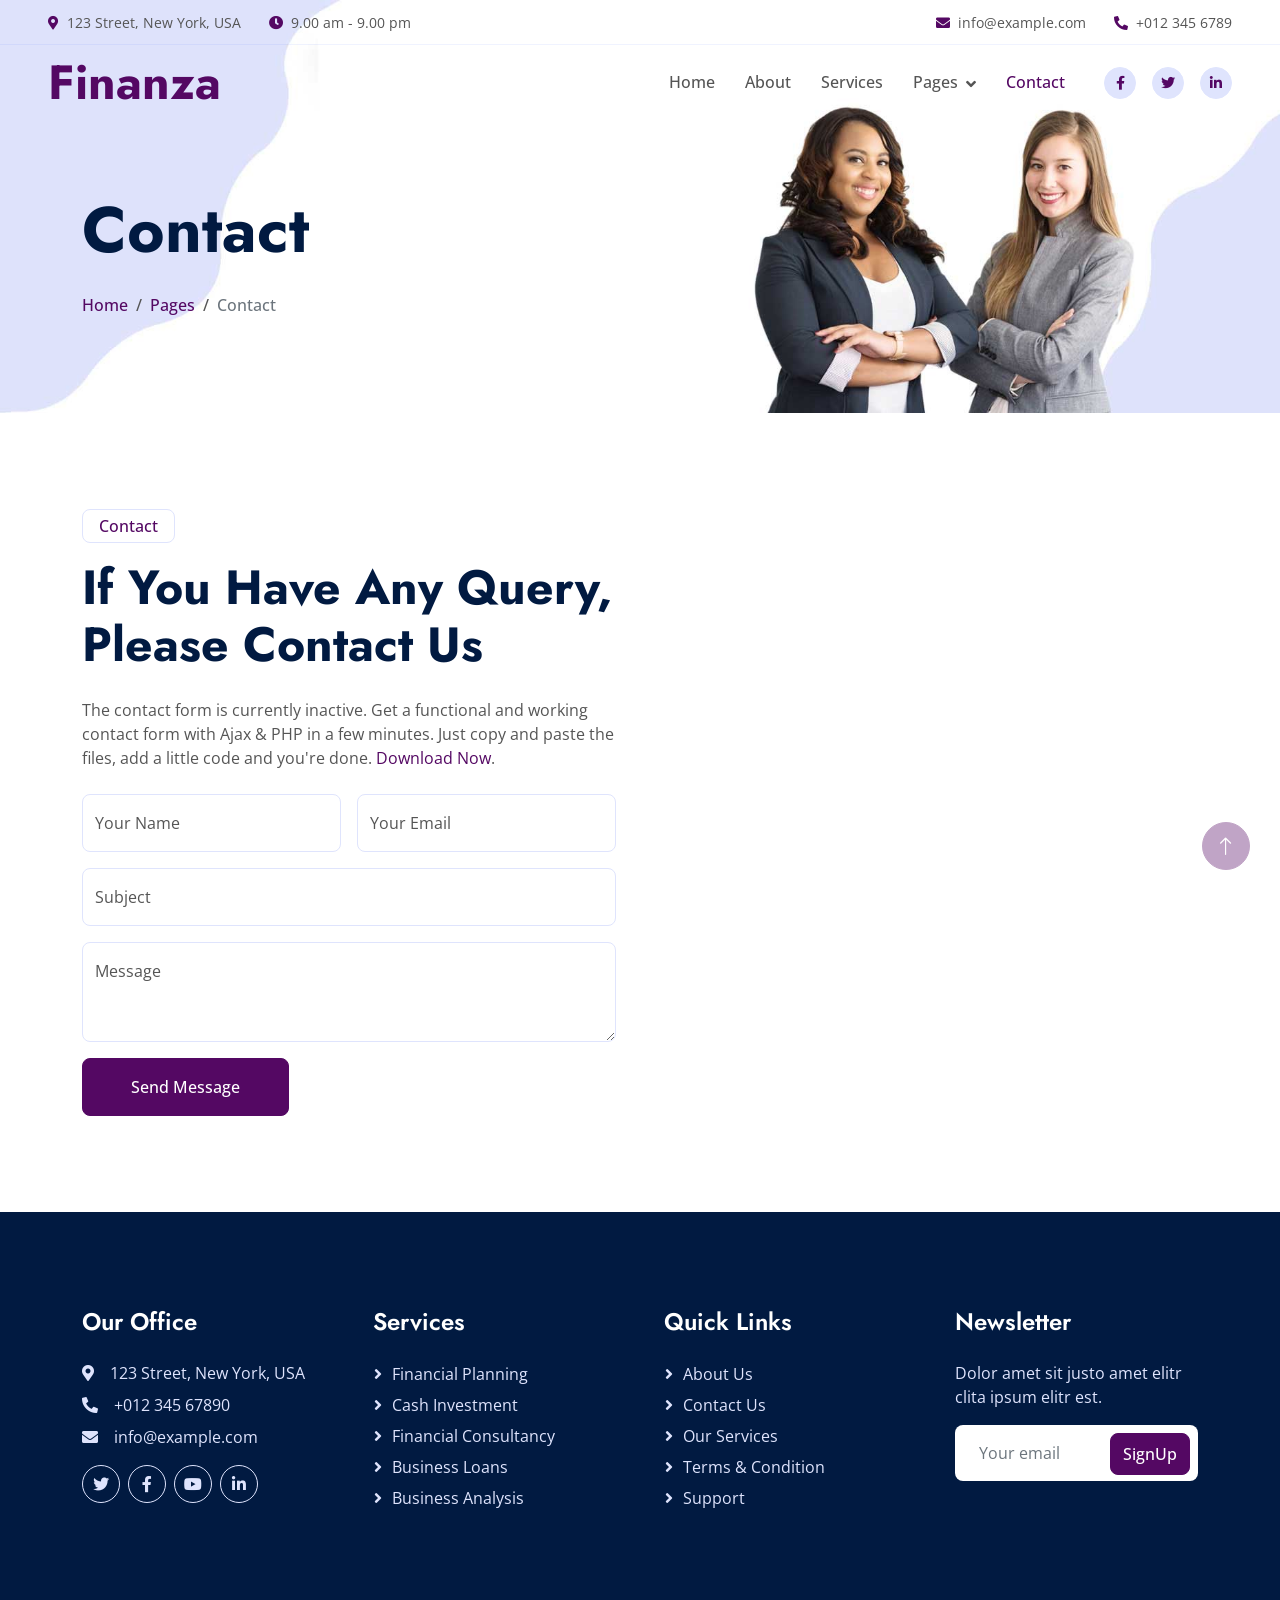
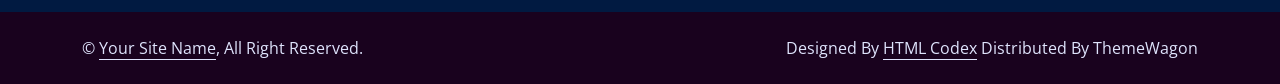
<file: contact.html>
<!DOCTYPE html>
<html lang="en">

<head>
    <meta charset="utf-8">
    <title>Finanza - Financial Services Website Template</title>
    <meta content="width=device-width, initial-scale=1.0" name="viewport">
    <meta content="" name="keywords">
    <meta content="" name="description">

    <!-- Favicon -->
    <link href="img/favicon.ico" rel="icon">

    <!-- Google Web Fonts -->
    <link rel="preconnect" href="https://fonts.googleapis.com">
    <link rel="preconnect" href="https://fonts.gstatic.com" crossorigin>
    <link
        href="https://fonts.googleapis.com/css2?family=Jost:wght@500;600;700&family=Open+Sans:wght@400;500&display=swap"
        rel="stylesheet">

    <!-- Icon Font Stylesheet -->
    <link href="https://cdnjs.cloudflare.com/ajax/libs/font-awesome/5.10.0/css/all.min.css" rel="stylesheet">
    <link href="https://cdn.jsdelivr.net/npm/bootstrap-icons@1.4.1/font/bootstrap-icons.css" rel="stylesheet">

    <!-- Libraries Stylesheet -->
    <link href="lib/animate/animate.min.css" rel="stylesheet">
    <link href="lib/owlcarousel/assets/owl.carousel.min.css" rel="stylesheet">

    <!-- Customized Bootstrap Stylesheet -->
    <link href="css/bootstrap.min.css" rel="stylesheet">

    <!-- Template Stylesheet -->
    <link href="css/style.css" rel="stylesheet">
</head>

<body>
    <!-- Spinner Start -->
    <div id="spinner"
        class="show bg-white position-fixed translate-middle w-100 vh-100 top-50 start-50 d-flex align-items-center justify-content-center">
        <div class="spinner-border text-primary" role="status" style="width: 3rem; height: 3rem;"></div>
    </div>
    <!-- Spinner End -->


    <!-- Navbar Start -->
    <div class="container-fluid fixed-top px-0 wow fadeIn" data-wow-delay="0.1s">
        <div class="top-bar row gx-0 align-items-center d-none d-lg-flex">
            <div class="col-lg-6 px-5 text-start">
                <small><i class="fa fa-map-marker-alt text-primary me-2"></i>123 Street, New York, USA</small>
                <small class="ms-4"><i class="fa fa-clock text-primary me-2"></i>9.00 am - 9.00 pm</small>
            </div>
            <div class="col-lg-6 px-5 text-end">
                <small><i class="fa fa-envelope text-primary me-2"></i>info@example.com</small>
                <small class="ms-4"><i class="fa fa-phone-alt text-primary me-2"></i>+012 345 6789</small>
            </div>
        </div>

        <nav class="navbar navbar-expand-lg navbar-light py-lg-0 px-lg-5 wow fadeIn" data-wow-delay="0.1s">
            <a href="index.html" class="navbar-brand ms-4 ms-lg-0">
                <h1 class="display-5 text-primary m-0">Finanza</h1>
            </a>
            <button type="button" class="navbar-toggler me-4" data-bs-toggle="collapse"
                data-bs-target="#navbarCollapse">
                <span class="navbar-toggler-icon"></span>
            </button>
            <div class="collapse navbar-collapse" id="navbarCollapse">
                <div class="navbar-nav ms-auto p-4 p-lg-0">
                    <a href="index.html" class="nav-item nav-link">Home</a>
                    <a href="about.html" class="nav-item nav-link">About</a>
                    <a href="service.html" class="nav-item nav-link">Services</a>
                    <div class="nav-item dropdown">
                        <a href="#" class="nav-link dropdown-toggle" data-bs-toggle="dropdown">Pages</a>
                        <div class="dropdown-menu border-light m-0">
                            <a href="project.html" class="dropdown-item">Projects</a>
                            <a href="feature.html" class="dropdown-item">Features</a>
                            <a href="team.html" class="dropdown-item">Team Member</a>
                            <a href="testimonial.html" class="dropdown-item">Testimonial</a>
                            <a href="404.html" class="dropdown-item">404 Page</a>
                        </div>
                    </div>
                    <a href="contact.html" class="nav-item nav-link active">Contact</a>
                </div>
                <div class="d-none d-lg-flex ms-2">
                    <a class="btn btn-light btn-sm-square rounded-circle ms-3" href="">
                        <small class="fab fa-facebook-f text-primary"></small>
                    </a>
                    <a class="btn btn-light btn-sm-square rounded-circle ms-3" href="">
                        <small class="fab fa-twitter text-primary"></small>
                    </a>
                    <a class="btn btn-light btn-sm-square rounded-circle ms-3" href="">
                        <small class="fab fa-linkedin-in text-primary"></small>
                    </a>
                </div>
            </div>
        </nav>
    </div>
    <!-- Navbar End -->


    <!-- Page Header Start -->
    <div class="container-fluid page-header mb-5 wow fadeIn" data-wow-delay="0.1s">
        <div class="container">
            <h1 class="display-3 mb-4 animated slideInDown">Contact</h1>
            <nav aria-label="breadcrumb animated slideInDown">
                <ol class="breadcrumb mb-0">
                    <li class="breadcrumb-item"><a href="#">Home</a></li>
                    <li class="breadcrumb-item"><a href="#">Pages</a></li>
                    <li class="breadcrumb-item active" aria-current="page">Contact</li>
                </ol>
            </nav>
        </div>
    </div>
    <!-- Page Header End -->


    <!-- Contact Start -->
    <div class="container-xxl py-5">
        <div class="container">
            <div class="row g-5">
                <div class="col-lg-6 wow fadeIn" data-wow-delay="0.1s">
                    <p class="d-inline-block border rounded text-primary fw-semi-bold py-1 px-3">Contact</p>
                    <h1 class="display-5 mb-4">If You Have Any Query, Please Contact Us</h1>
                    <p class="mb-4">The contact form is currently inactive. Get a functional and working contact form
                        with Ajax & PHP in a few minutes. Just copy and paste the files, add a little code and you're
                        done. <a href="https://htmlcodex.com/contact-form">Download Now</a>.</p>
                    <form>
                        <div class="row g-3">
                            <div class="col-md-6">
                                <div class="form-floating">
                                    <input type="text" class="form-control" id="name" placeholder="Your Name">
                                    <label for="name">Your Name</label>
                                </div>
                            </div>
                            <div class="col-md-6">
                                <div class="form-floating">
                                    <input type="email" class="form-control" id="email" placeholder="Your Email">
                                    <label for="email">Your Email</label>
                                </div>
                            </div>
                            <div class="col-12">
                                <div class="form-floating">
                                    <input type="text" class="form-control" id="subject" placeholder="Subject">
                                    <label for="subject">Subject</label>
                                </div>
                            </div>
                            <div class="col-12">
                                <div class="form-floating">
                                    <textarea class="form-control" placeholder="Leave a message here" id="message"
                                        style="height: 100px"></textarea>
                                    <label for="message">Message</label>
                                </div>
                            </div>
                            <div class="col-12">
                                <button class="btn btn-primary py-3 px-5" type="submit">Send Message</button>
                            </div>
                        </div>
                    </form>
                </div>
                <div class="col-lg-6 wow fadeIn" data-wow-delay="0.5s" style="min-height: 450px;">
                    <div class="position-relative rounded overflow-hidden h-100">
                        <iframe class="position-relative w-100 h-100"
                            src="https://www.google.com/maps/embed?pb=!1m18!1m12!1m3!1d3001156.4288297426!2d-78.01371936852176!3d42.72876761954724!2m3!1f0!2f0!3f0!3m2!1i1024!2i768!4f13.1!3m3!1m2!1s0x4ccc4bf0f123a5a9%3A0xddcfc6c1de189567!2sNew%20York%2C%20USA!5e0!3m2!1sen!2sbd!4v1603794290143!5m2!1sen!2sbd"
                            frameborder="0" style="min-height: 450px; border:0;" allowfullscreen="" aria-hidden="false"
                            tabindex="0"></iframe>
                    </div>
                </div>
            </div>
        </div>
    </div>
    <!-- Contact End -->


    <!-- Footer Start -->
    <div class="container-fluid bg-dark text-light footer mt-5 py-5 wow fadeIn" data-wow-delay="0.1s">
        <div class="container py-5">
            <div class="row g-5">
                <div class="col-lg-3 col-md-6">
                    <h4 class="text-white mb-4">Our Office</h4>
                    <p class="mb-2"><i class="fa fa-map-marker-alt me-3"></i>123 Street, New York, USA</p>
                    <p class="mb-2"><i class="fa fa-phone-alt me-3"></i>+012 345 67890</p>
                    <p class="mb-2"><i class="fa fa-envelope me-3"></i>info@example.com</p>
                    <div class="d-flex pt-2">
                        <a class="btn btn-square btn-outline-light rounded-circle me-2" href=""><i
                                class="fab fa-twitter"></i></a>
                        <a class="btn btn-square btn-outline-light rounded-circle me-2" href=""><i
                                class="fab fa-facebook-f"></i></a>
                        <a class="btn btn-square btn-outline-light rounded-circle me-2" href=""><i
                                class="fab fa-youtube"></i></a>
                        <a class="btn btn-square btn-outline-light rounded-circle me-2" href=""><i
                                class="fab fa-linkedin-in"></i></a>
                    </div>
                </div>
                <div class="col-lg-3 col-md-6">
                    <h4 class="text-white mb-4">Services</h4>
                    <a class="btn btn-link" href="">Financial Planning</a>
                    <a class="btn btn-link" href="">Cash Investment</a>
                    <a class="btn btn-link" href="">Financial Consultancy</a>
                    <a class="btn btn-link" href="">Business Loans</a>
                    <a class="btn btn-link" href="">Business Analysis</a>
                </div>
                <div class="col-lg-3 col-md-6">
                    <h4 class="text-white mb-4">Quick Links</h4>
                    <a class="btn btn-link" href="">About Us</a>
                    <a class="btn btn-link" href="">Contact Us</a>
                    <a class="btn btn-link" href="">Our Services</a>
                    <a class="btn btn-link" href="">Terms & Condition</a>
                    <a class="btn btn-link" href="">Support</a>
                </div>
                <div class="col-lg-3 col-md-6">
                    <h4 class="text-white mb-4">Newsletter</h4>
                    <p>Dolor amet sit justo amet elitr clita ipsum elitr est.</p>
                    <div class="position-relative w-100">
                        <input class="form-control bg-white border-0 w-100 py-3 ps-4 pe-5" type="text"
                            placeholder="Your email">
                        <button type="button"
                            class="btn btn-primary py-2 position-absolute top-0 end-0 mt-2 me-2">SignUp</button>
                    </div>
                </div>
            </div>
        </div>
    </div>
    <!-- Footer End -->


    <!-- Copyright Start -->
    <div class="container-fluid copyright py-4">
        <div class="container">
            <div class="row">
                <div class="col-md-6 text-center text-md-start mb-3 mb-md-0">
                    &copy; <a class="border-bottom" href="#">Your Site Name</a>, All Right Reserved.
                </div>
                <div class="col-md-6 text-center text-md-end">
                    <!--/*** This template is free as long as you keep the footer author’s credit link/attribution link/backlink. If you'd like to use the template without the footer author’s credit link/attribution link/backlink, you can purchase the Credit Removal License from "https://htmlcodex.com/credit-removal". Thank you for your support. ***/-->
                    Designed By <a class="border-bottom" href="https://htmlcodex.com">HTML Codex</a> Distributed By <a
                        href="https://themewagon.com">ThemeWagon</a>
                </div>
            </div>
        </div>
    </div>
    <!-- Copyright End -->


    <!-- Back to Top -->
    <a href="#" class="btn btn-lg btn-primary btn-lg-square rounded-circle back-to-top"><i
            class="bi bi-arrow-up"></i></a>


    <!-- JavaScript Libraries -->
    <script src="https://code.jquery.com/jquery-3.4.1.min.js"></script>
    <script src="https://cdn.jsdelivr.net/npm/bootstrap@5.0.0/dist/js/bootstrap.bundle.min.js"></script>
    <script src="lib/wow/wow.min.js"></script>
    <script src="lib/easing/easing.min.js"></script>
    <script src="lib/waypoints/waypoints.min.js"></script>
    <script src="lib/owlcarousel/owl.carousel.min.js"></script>
    <script src="lib/counterup/counterup.min.js"></script>

    <!-- Template Javascript -->
    <script src="js/main.js"></script>
</body>

</html>
</file>
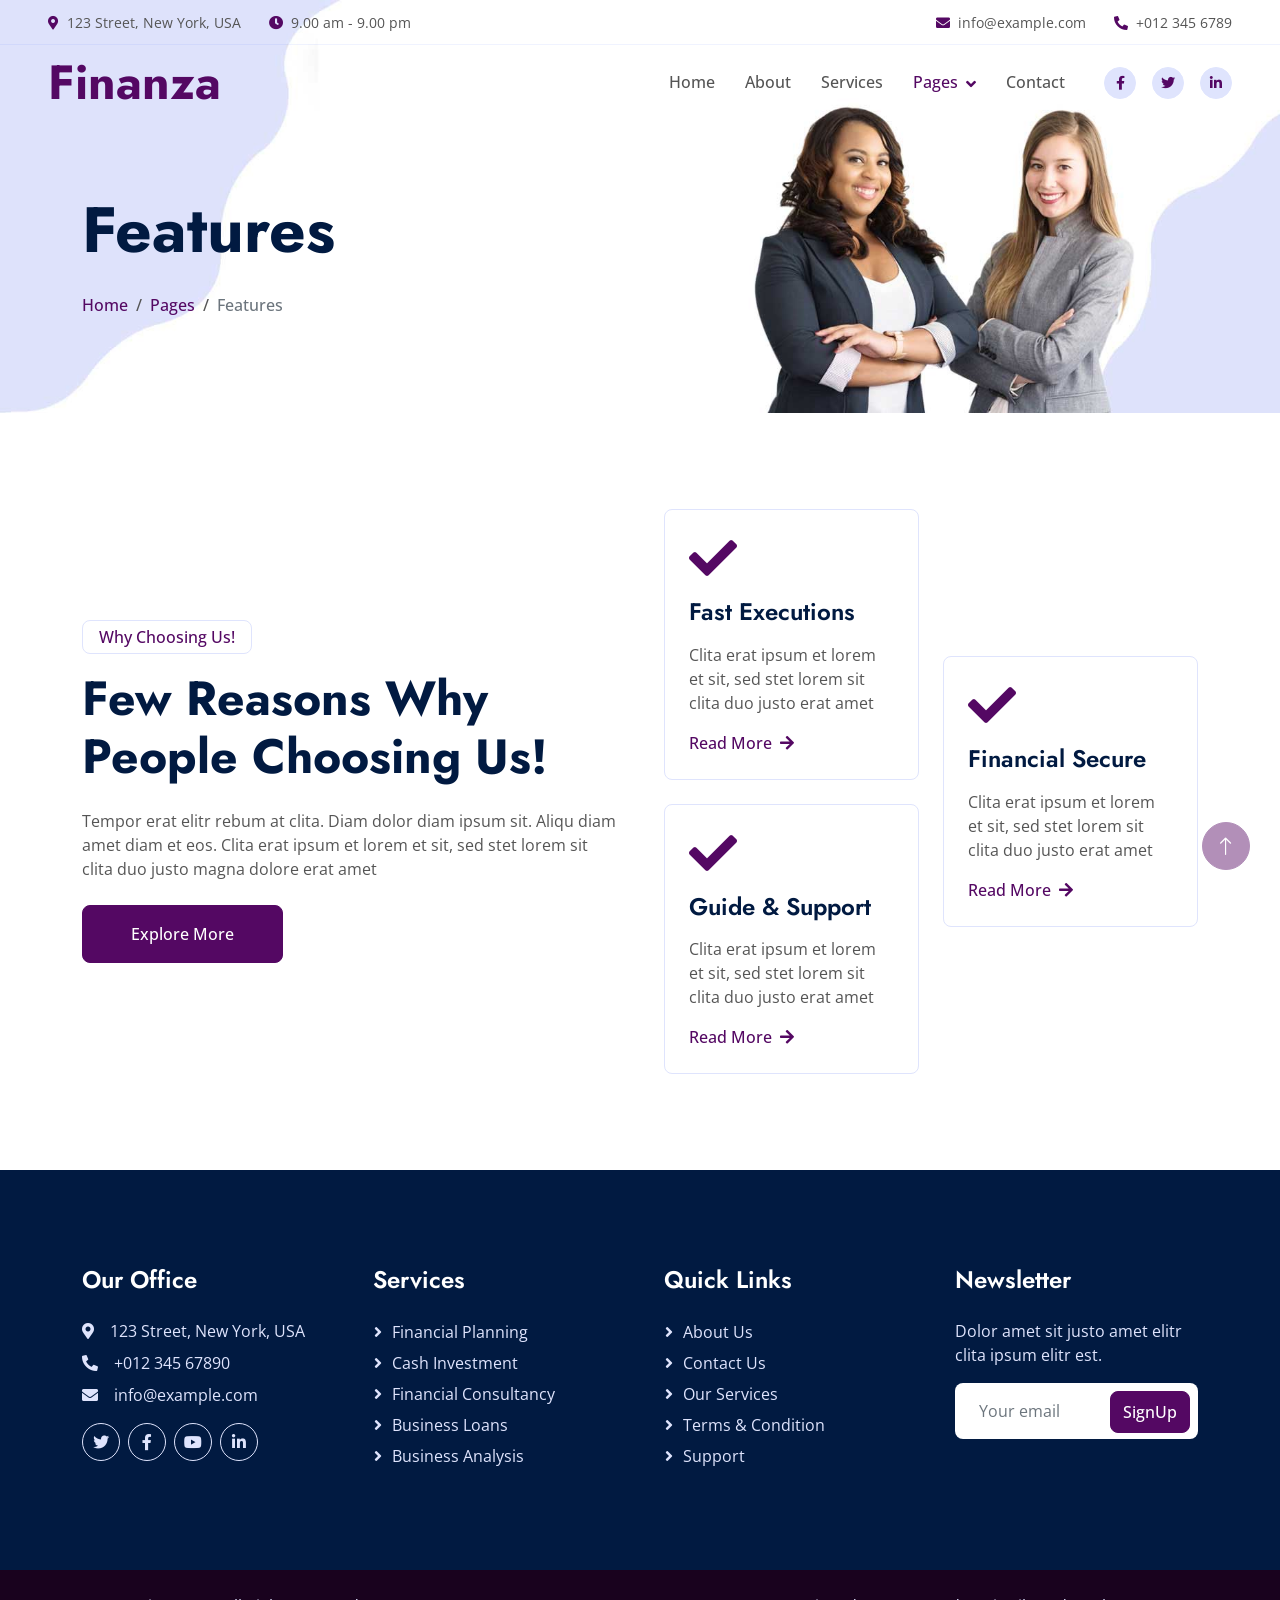
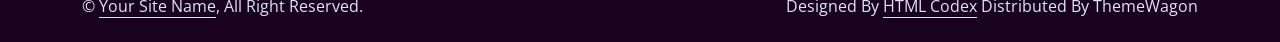
<file: feature.html>
<!DOCTYPE html>
<html lang="en">

<head>
    <meta charset="utf-8">
    <title>Finanza - Financial Services Website Template</title>
    <meta content="width=device-width, initial-scale=1.0" name="viewport">
    <meta content="" name="keywords">
    <meta content="" name="description">

    <!-- Favicon -->
    <link href="img/favicon.ico" rel="icon">

    <!-- Google Web Fonts -->
    <link rel="preconnect" href="https://fonts.googleapis.com">
    <link rel="preconnect" href="https://fonts.gstatic.com" crossorigin>
    <link
        href="https://fonts.googleapis.com/css2?family=Jost:wght@500;600;700&family=Open+Sans:wght@400;500&display=swap"
        rel="stylesheet">

    <!-- Icon Font Stylesheet -->
    <link href="https://cdnjs.cloudflare.com/ajax/libs/font-awesome/5.10.0/css/all.min.css" rel="stylesheet">
    <link href="https://cdn.jsdelivr.net/npm/bootstrap-icons@1.4.1/font/bootstrap-icons.css" rel="stylesheet">

    <!-- Libraries Stylesheet -->
    <link href="lib/animate/animate.min.css" rel="stylesheet">
    <link href="lib/owlcarousel/assets/owl.carousel.min.css" rel="stylesheet">

    <!-- Customized Bootstrap Stylesheet -->
    <link href="css/bootstrap.min.css" rel="stylesheet">

    <!-- Template Stylesheet -->
    <link href="css/style.css" rel="stylesheet">
</head>

<body>
    <!-- Spinner Start -->
    <div id="spinner"
        class="show bg-white position-fixed translate-middle w-100 vh-100 top-50 start-50 d-flex align-items-center justify-content-center">
        <div class="spinner-border text-primary" role="status" style="width: 3rem; height: 3rem;"></div>
    </div>
    <!-- Spinner End -->


    <!-- Navbar Start -->
    <div class="container-fluid fixed-top px-0 wow fadeIn" data-wow-delay="0.1s">
        <div class="top-bar row gx-0 align-items-center d-none d-lg-flex">
            <div class="col-lg-6 px-5 text-start">
                <small><i class="fa fa-map-marker-alt text-primary me-2"></i>123 Street, New York, USA</small>
                <small class="ms-4"><i class="fa fa-clock text-primary me-2"></i>9.00 am - 9.00 pm</small>
            </div>
            <div class="col-lg-6 px-5 text-end">
                <small><i class="fa fa-envelope text-primary me-2"></i>info@example.com</small>
                <small class="ms-4"><i class="fa fa-phone-alt text-primary me-2"></i>+012 345 6789</small>
            </div>
        </div>

        <nav class="navbar navbar-expand-lg navbar-light py-lg-0 px-lg-5 wow fadeIn" data-wow-delay="0.1s">
            <a href="index.html" class="navbar-brand ms-4 ms-lg-0">
                <h1 class="display-5 text-primary m-0">Finanza</h1>
            </a>
            <button type="button" class="navbar-toggler me-4" data-bs-toggle="collapse"
                data-bs-target="#navbarCollapse">
                <span class="navbar-toggler-icon"></span>
            </button>
            <div class="collapse navbar-collapse" id="navbarCollapse">
                <div class="navbar-nav ms-auto p-4 p-lg-0">
                    <a href="index.html" class="nav-item nav-link">Home</a>
                    <a href="about.html" class="nav-item nav-link">About</a>
                    <a href="service.html" class="nav-item nav-link">Services</a>
                    <div class="nav-item dropdown">
                        <a href="#" class="nav-link dropdown-toggle active" data-bs-toggle="dropdown">Pages</a>
                        <div class="dropdown-menu border-light m-0">
                            <a href="project.html" class="dropdown-item">Projects</a>
                            <a href="feature.html" class="dropdown-item active">Features</a>
                            <a href="team.html" class="dropdown-item">Team Member</a>
                            <a href="testimonial.html" class="dropdown-item">Testimonial</a>
                            <a href="404.html" class="dropdown-item">404 Page</a>
                        </div>
                    </div>
                    <a href="contact.html" class="nav-item nav-link">Contact</a>
                </div>
                <div class="d-none d-lg-flex ms-2">
                    <a class="btn btn-light btn-sm-square rounded-circle ms-3" href="">
                        <small class="fab fa-facebook-f text-primary"></small>
                    </a>
                    <a class="btn btn-light btn-sm-square rounded-circle ms-3" href="">
                        <small class="fab fa-twitter text-primary"></small>
                    </a>
                    <a class="btn btn-light btn-sm-square rounded-circle ms-3" href="">
                        <small class="fab fa-linkedin-in text-primary"></small>
                    </a>
                </div>
            </div>
        </nav>
    </div>
    <!-- Navbar End -->


    <!-- Page Header Start -->
    <div class="container-fluid page-header mb-5 wow fadeIn" data-wow-delay="0.1s">
        <div class="container">
            <h1 class="display-3 mb-4 animated slideInDown">Features</h1>
            <nav aria-label="breadcrumb animated slideInDown">
                <ol class="breadcrumb mb-0">
                    <li class="breadcrumb-item"><a href="#">Home</a></li>
                    <li class="breadcrumb-item"><a href="#">Pages</a></li>
                    <li class="breadcrumb-item active" aria-current="page">Features</li>
                </ol>
            </nav>
        </div>
    </div>
    <!-- Page Header End -->


    <!-- Features Start -->
    <div class="container-xxl feature py-5">
        <div class="container">
            <div class="row g-5 align-items-center">
                <div class="col-lg-6 wow fadeInUp" data-wow-delay="0.1s">
                    <p class="d-inline-block border rounded text-primary fw-semi-bold py-1 px-3">Why Choosing Us!</p>
                    <h1 class="display-5 mb-4">Few Reasons Why People Choosing Us!</h1>
                    <p class="mb-4">Tempor erat elitr rebum at clita. Diam dolor diam ipsum sit. Aliqu diam amet diam et
                        eos. Clita erat ipsum et lorem et sit, sed stet lorem sit clita duo justo magna dolore erat amet
                    </p>
                    <a class="btn btn-primary py-3 px-5" href="">Explore More</a>
                </div>
                <div class="col-lg-6">
                    <div class="row g-4 align-items-center">
                        <div class="col-md-6">
                            <div class="row g-4">
                                <div class="col-12 wow fadeIn" data-wow-delay="0.3s">
                                    <div class="feature-box border rounded p-4">
                                        <i class="fa fa-check fa-3x text-primary mb-3"></i>
                                        <h4 class="mb-3">Fast Executions</h4>
                                        <p class="mb-3">Clita erat ipsum et lorem et sit, sed stet lorem sit clita duo
                                            justo erat amet</p>
                                        <a class="fw-semi-bold" href="">Read More <i
                                                class="fa fa-arrow-right ms-1"></i></a>
                                    </div>
                                </div>
                                <div class="col-12 wow fadeIn" data-wow-delay="0.5s">
                                    <div class="feature-box border rounded p-4">
                                        <i class="fa fa-check fa-3x text-primary mb-3"></i>
                                        <h4 class="mb-3">Guide & Support</h4>
                                        <p class="mb-3">Clita erat ipsum et lorem et sit, sed stet lorem sit clita duo
                                            justo erat amet</p>
                                        <a class="fw-semi-bold" href="">Read More <i
                                                class="fa fa-arrow-right ms-1"></i></a>
                                    </div>
                                </div>
                            </div>
                        </div>
                        <div class="col-md-6 wow fadeIn" data-wow-delay="0.7s">
                            <div class="feature-box border rounded p-4">
                                <i class="fa fa-check fa-3x text-primary mb-3"></i>
                                <h4 class="mb-3">Financial Secure</h4>
                                <p class="mb-3">Clita erat ipsum et lorem et sit, sed stet lorem sit clita duo justo
                                    erat amet</p>
                                <a class="fw-semi-bold" href="">Read More <i class="fa fa-arrow-right ms-1"></i></a>
                            </div>
                        </div>
                    </div>
                </div>
            </div>
        </div>
    </div>
    <!-- Features End -->


    <!-- Footer Start -->
    <div class="container-fluid bg-dark text-light footer mt-5 py-5 wow fadeIn" data-wow-delay="0.1s">
        <div class="container py-5">
            <div class="row g-5">
                <div class="col-lg-3 col-md-6">
                    <h4 class="text-white mb-4">Our Office</h4>
                    <p class="mb-2"><i class="fa fa-map-marker-alt me-3"></i>123 Street, New York, USA</p>
                    <p class="mb-2"><i class="fa fa-phone-alt me-3"></i>+012 345 67890</p>
                    <p class="mb-2"><i class="fa fa-envelope me-3"></i>info@example.com</p>
                    <div class="d-flex pt-2">
                        <a class="btn btn-square btn-outline-light rounded-circle me-2" href=""><i
                                class="fab fa-twitter"></i></a>
                        <a class="btn btn-square btn-outline-light rounded-circle me-2" href=""><i
                                class="fab fa-facebook-f"></i></a>
                        <a class="btn btn-square btn-outline-light rounded-circle me-2" href=""><i
                                class="fab fa-youtube"></i></a>
                        <a class="btn btn-square btn-outline-light rounded-circle me-2" href=""><i
                                class="fab fa-linkedin-in"></i></a>
                    </div>
                </div>
                <div class="col-lg-3 col-md-6">
                    <h4 class="text-white mb-4">Services</h4>
                    <a class="btn btn-link" href="">Financial Planning</a>
                    <a class="btn btn-link" href="">Cash Investment</a>
                    <a class="btn btn-link" href="">Financial Consultancy</a>
                    <a class="btn btn-link" href="">Business Loans</a>
                    <a class="btn btn-link" href="">Business Analysis</a>
                </div>
                <div class="col-lg-3 col-md-6">
                    <h4 class="text-white mb-4">Quick Links</h4>
                    <a class="btn btn-link" href="">About Us</a>
                    <a class="btn btn-link" href="">Contact Us</a>
                    <a class="btn btn-link" href="">Our Services</a>
                    <a class="btn btn-link" href="">Terms & Condition</a>
                    <a class="btn btn-link" href="">Support</a>
                </div>
                <div class="col-lg-3 col-md-6">
                    <h4 class="text-white mb-4">Newsletter</h4>
                    <p>Dolor amet sit justo amet elitr clita ipsum elitr est.</p>
                    <div class="position-relative w-100">
                        <input class="form-control bg-white border-0 w-100 py-3 ps-4 pe-5" type="text"
                            placeholder="Your email">
                        <button type="button"
                            class="btn btn-primary py-2 position-absolute top-0 end-0 mt-2 me-2">SignUp</button>
                    </div>
                </div>
            </div>
        </div>
    </div>
    <!-- Footer End -->


    <!-- Copyright Start -->
    <div class="container-fluid copyright py-4">
        <div class="container">
            <div class="row">
                <div class="col-md-6 text-center text-md-start mb-3 mb-md-0">
                    &copy; <a class="border-bottom" href="#">Your Site Name</a>, All Right Reserved.
                </div>
                <div class="col-md-6 text-center text-md-end">
                    <!--/*** This template is free as long as you keep the footer author’s credit link/attribution link/backlink. If you'd like to use the template without the footer author’s credit link/attribution link/backlink, you can purchase the Credit Removal License from "https://htmlcodex.com/credit-removal". Thank you for your support. ***/-->
                    Designed By <a class="border-bottom" href="https://htmlcodex.com">HTML Codex</a> Distributed By <a
                        href="https://themewagon.com">ThemeWagon</a>
                </div>
            </div>
        </div>
    </div>
    <!-- Copyright End -->


    <!-- Back to Top -->
    <a href="#" class="btn btn-lg btn-primary btn-lg-square rounded-circle back-to-top"><i
            class="bi bi-arrow-up"></i></a>


    <!-- JavaScript Libraries -->
    <script src="https://code.jquery.com/jquery-3.4.1.min.js"></script>
    <script src="https://cdn.jsdelivr.net/npm/bootstrap@5.0.0/dist/js/bootstrap.bundle.min.js"></script>
    <script src="lib/wow/wow.min.js"></script>
    <script src="lib/easing/easing.min.js"></script>
    <script src="lib/waypoints/waypoints.min.js"></script>
    <script src="lib/owlcarousel/owl.carousel.min.js"></script>
    <script src="lib/counterup/counterup.min.js"></script>

    <!-- Template Javascript -->
    <script src="js/main.js"></script>
</body>

</html>
</file>
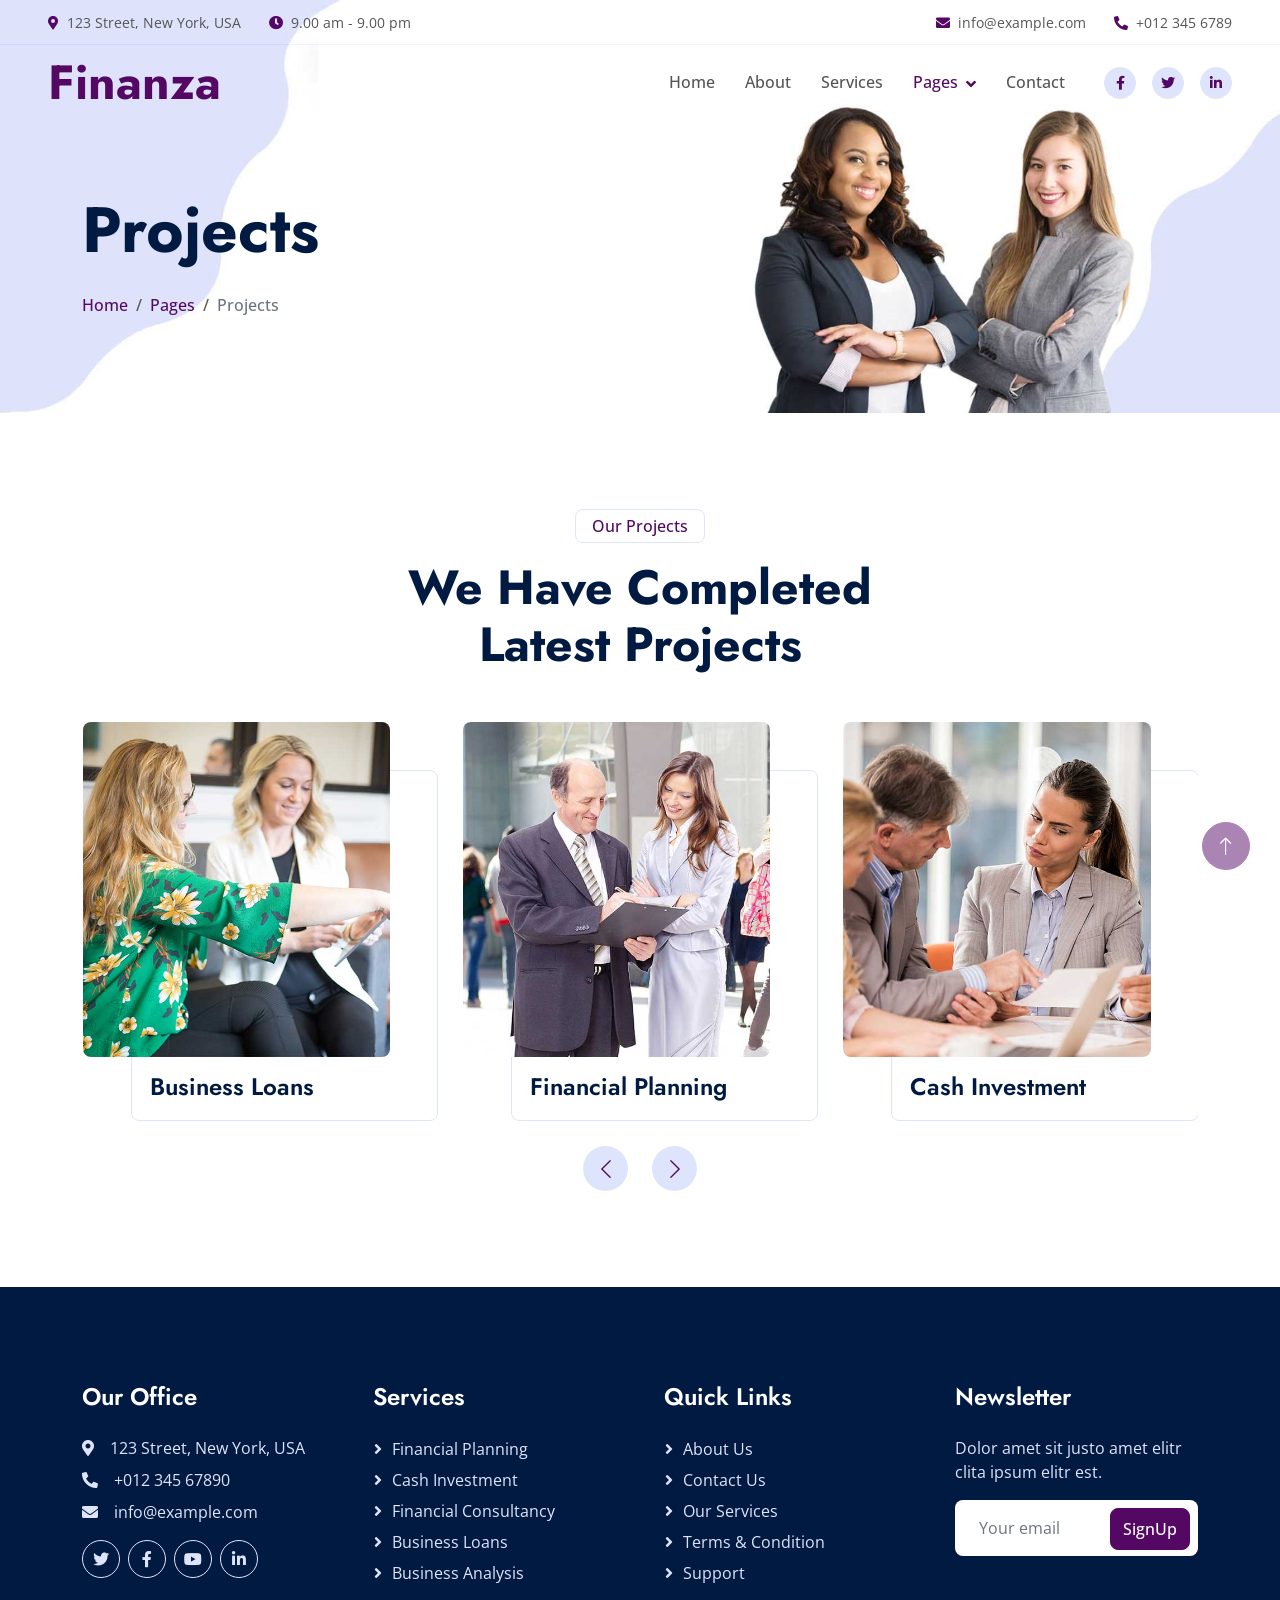
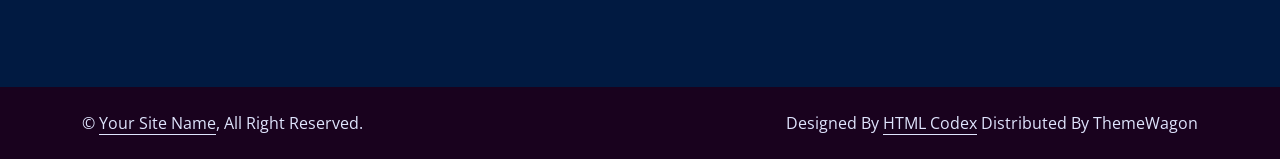
<file: project.html>
<!DOCTYPE html>
<html lang="en">

<head>
    <meta charset="utf-8">
    <title>Finanza - Financial Services Website Template</title>
    <meta content="width=device-width, initial-scale=1.0" name="viewport">
    <meta content="" name="keywords">
    <meta content="" name="description">

    <!-- Favicon -->
    <link href="img/favicon.ico" rel="icon">

    <!-- Google Web Fonts -->
    <link rel="preconnect" href="https://fonts.googleapis.com">
    <link rel="preconnect" href="https://fonts.gstatic.com" crossorigin>
    <link
        href="https://fonts.googleapis.com/css2?family=Jost:wght@500;600;700&family=Open+Sans:wght@400;500&display=swap"
        rel="stylesheet">

    <!-- Icon Font Stylesheet -->
    <link href="https://cdnjs.cloudflare.com/ajax/libs/font-awesome/5.10.0/css/all.min.css" rel="stylesheet">
    <link href="https://cdn.jsdelivr.net/npm/bootstrap-icons@1.4.1/font/bootstrap-icons.css" rel="stylesheet">

    <!-- Libraries Stylesheet -->
    <link href="lib/animate/animate.min.css" rel="stylesheet">
    <link href="lib/owlcarousel/assets/owl.carousel.min.css" rel="stylesheet">

    <!-- Customized Bootstrap Stylesheet -->
    <link href="css/bootstrap.min.css" rel="stylesheet">

    <!-- Template Stylesheet -->
    <link href="css/style.css" rel="stylesheet">
</head>

<body>
    <!-- Spinner Start -->
    <div id="spinner"
        class="show bg-white position-fixed translate-middle w-100 vh-100 top-50 start-50 d-flex align-items-center justify-content-center">
        <div class="spinner-border text-primary" role="status" style="width: 3rem; height: 3rem;"></div>
    </div>
    <!-- Spinner End -->


    <!-- Navbar Start -->
    <div class="container-fluid fixed-top px-0 wow fadeIn" data-wow-delay="0.1s">
        <div class="top-bar row gx-0 align-items-center d-none d-lg-flex">
            <div class="col-lg-6 px-5 text-start">
                <small><i class="fa fa-map-marker-alt text-primary me-2"></i>123 Street, New York, USA</small>
                <small class="ms-4"><i class="fa fa-clock text-primary me-2"></i>9.00 am - 9.00 pm</small>
            </div>
            <div class="col-lg-6 px-5 text-end">
                <small><i class="fa fa-envelope text-primary me-2"></i>info@example.com</small>
                <small class="ms-4"><i class="fa fa-phone-alt text-primary me-2"></i>+012 345 6789</small>
            </div>
        </div>

        <nav class="navbar navbar-expand-lg navbar-light py-lg-0 px-lg-5 wow fadeIn" data-wow-delay="0.1s">
            <a href="index.html" class="navbar-brand ms-4 ms-lg-0">
                <h1 class="display-5 text-primary m-0">Finanza</h1>
            </a>
            <button type="button" class="navbar-toggler me-4" data-bs-toggle="collapse"
                data-bs-target="#navbarCollapse">
                <span class="navbar-toggler-icon"></span>
            </button>
            <div class="collapse navbar-collapse" id="navbarCollapse">
                <div class="navbar-nav ms-auto p-4 p-lg-0">
                    <a href="index.html" class="nav-item nav-link">Home</a>
                    <a href="about.html" class="nav-item nav-link">About</a>
                    <a href="service.html" class="nav-item nav-link">Services</a>
                    <div class="nav-item dropdown">
                        <a href="#" class="nav-link dropdown-toggle active" data-bs-toggle="dropdown">Pages</a>
                        <div class="dropdown-menu border-light m-0">
                            <a href="project.html" class="dropdown-item active">Projects</a>
                            <a href="feature.html" class="dropdown-item">Features</a>
                            <a href="team.html" class="dropdown-item">Team Member</a>
                            <a href="testimonial.html" class="dropdown-item">Testimonial</a>
                            <a href="404.html" class="dropdown-item">404 Page</a>
                        </div>
                    </div>
                    <a href="contact.html" class="nav-item nav-link">Contact</a>
                </div>
                <div class="d-none d-lg-flex ms-2">
                    <a class="btn btn-light btn-sm-square rounded-circle ms-3" href="">
                        <small class="fab fa-facebook-f text-primary"></small>
                    </a>
                    <a class="btn btn-light btn-sm-square rounded-circle ms-3" href="">
                        <small class="fab fa-twitter text-primary"></small>
                    </a>
                    <a class="btn btn-light btn-sm-square rounded-circle ms-3" href="">
                        <small class="fab fa-linkedin-in text-primary"></small>
                    </a>
                </div>
            </div>
        </nav>
    </div>
    <!-- Navbar End -->


    <!-- Page Header Start -->
    <div class="container-fluid page-header mb-5 wow fadeIn" data-wow-delay="0.1s">
        <div class="container">
            <h1 class="display-3 mb-4 animated slideInDown">Projects</h1>
            <nav aria-label="breadcrumb animated slideInDown">
                <ol class="breadcrumb mb-0">
                    <li class="breadcrumb-item"><a href="#">Home</a></li>
                    <li class="breadcrumb-item"><a href="#">Pages</a></li>
                    <li class="breadcrumb-item active" aria-current="page">Projects</li>
                </ol>
            </nav>
        </div>
    </div>
    <!-- Page Header End -->


    <!-- Projects Start -->
    <div class="container-xxl py-5">
        <div class="container">
            <div class="text-center mx-auto wow fadeInUp" data-wow-delay="0.1s" style="max-width: 600px;">
                <p class="d-inline-block border rounded text-primary fw-semi-bold py-1 px-3">Our Projects</p>
                <h1 class="display-5 mb-5">We Have Completed Latest Projects</h1>
            </div>
            <div class="owl-carousel project-carousel wow fadeInUp" data-wow-delay="0.3s">
                <div class="project-item pe-5 pb-5">
                    <div class="project-img mb-3">
                        <img class="img-fluid rounded" src="img/service-1.jpg" alt="">
                        <a href=""><i class="fa fa-link fa-3x text-primary"></i></a>
                    </div>
                    <div class="project-title">
                        <h4 class="mb-0">Financial Planning</h4>
                    </div>
                </div>
                <div class="project-item pe-5 pb-5">
                    <div class="project-img mb-3">
                        <img class="img-fluid rounded" src="img/service-2.jpg" alt="">
                        <a href=""><i class="fa fa-link fa-3x text-primary"></i></a>
                    </div>
                    <div class="project-title">
                        <h4 class="mb-0">Cash Investment</h4>
                    </div>
                </div>
                <div class="project-item pe-5 pb-5">
                    <div class="project-img mb-3">
                        <img class="img-fluid rounded" src="img/service-3.jpg" alt="">
                        <a href=""><i class="fa fa-link fa-3x text-primary"></i></a>
                    </div>
                    <div class="project-title">
                        <h4 class="mb-0">Financial Consultancy</h4>
                    </div>
                </div>
                <div class="project-item pe-5 pb-5">
                    <div class="project-img mb-3">
                        <img class="img-fluid rounded" src="img/service-4.jpg" alt="">
                        <a href=""><i class="fa fa-link fa-3x text-primary"></i></a>
                    </div>
                    <div class="project-title">
                        <h4 class="mb-0">Business Loans</h4>
                    </div>
                </div>
            </div>
        </div>
    </div>
    <!-- Projects End -->


    <!-- Footer Start -->
    <div class="container-fluid bg-dark text-light footer mt-5 py-5 wow fadeIn" data-wow-delay="0.1s">
        <div class="container py-5">
            <div class="row g-5">
                <div class="col-lg-3 col-md-6">
                    <h4 class="text-white mb-4">Our Office</h4>
                    <p class="mb-2"><i class="fa fa-map-marker-alt me-3"></i>123 Street, New York, USA</p>
                    <p class="mb-2"><i class="fa fa-phone-alt me-3"></i>+012 345 67890</p>
                    <p class="mb-2"><i class="fa fa-envelope me-3"></i>info@example.com</p>
                    <div class="d-flex pt-2">
                        <a class="btn btn-square btn-outline-light rounded-circle me-2" href=""><i
                                class="fab fa-twitter"></i></a>
                        <a class="btn btn-square btn-outline-light rounded-circle me-2" href=""><i
                                class="fab fa-facebook-f"></i></a>
                        <a class="btn btn-square btn-outline-light rounded-circle me-2" href=""><i
                                class="fab fa-youtube"></i></a>
                        <a class="btn btn-square btn-outline-light rounded-circle me-2" href=""><i
                                class="fab fa-linkedin-in"></i></a>
                    </div>
                </div>
                <div class="col-lg-3 col-md-6">
                    <h4 class="text-white mb-4">Services</h4>
                    <a class="btn btn-link" href="">Financial Planning</a>
                    <a class="btn btn-link" href="">Cash Investment</a>
                    <a class="btn btn-link" href="">Financial Consultancy</a>
                    <a class="btn btn-link" href="">Business Loans</a>
                    <a class="btn btn-link" href="">Business Analysis</a>
                </div>
                <div class="col-lg-3 col-md-6">
                    <h4 class="text-white mb-4">Quick Links</h4>
                    <a class="btn btn-link" href="">About Us</a>
                    <a class="btn btn-link" href="">Contact Us</a>
                    <a class="btn btn-link" href="">Our Services</a>
                    <a class="btn btn-link" href="">Terms & Condition</a>
                    <a class="btn btn-link" href="">Support</a>
                </div>
                <div class="col-lg-3 col-md-6">
                    <h4 class="text-white mb-4">Newsletter</h4>
                    <p>Dolor amet sit justo amet elitr clita ipsum elitr est.</p>
                    <div class="position-relative w-100">
                        <input class="form-control bg-white border-0 w-100 py-3 ps-4 pe-5" type="text"
                            placeholder="Your email">
                        <button type="button"
                            class="btn btn-primary py-2 position-absolute top-0 end-0 mt-2 me-2">SignUp</button>
                    </div>
                </div>
            </div>
        </div>
    </div>
    <!-- Footer End -->


    <!-- Copyright Start -->
    <div class="container-fluid copyright py-4">
        <div class="container">
            <div class="row">
                <div class="col-md-6 text-center text-md-start mb-3 mb-md-0">
                    &copy; <a class="border-bottom" href="#">Your Site Name</a>, All Right Reserved.
                </div>
                <div class="col-md-6 text-center text-md-end">
                    <!--/*** This template is free as long as you keep the footer author’s credit link/attribution link/backlink. If you'd like to use the template without the footer author’s credit link/attribution link/backlink, you can purchase the Credit Removal License from "https://htmlcodex.com/credit-removal". Thank you for your support. ***/-->
                    Designed By <a class="border-bottom" href="https://htmlcodex.com">HTML Codex</a> Distributed By <a
                        href="https://themewagon.com">ThemeWagon</a>
                </div>
            </div>
        </div>
    </div>
    <!-- Copyright End -->


    <!-- Back to Top -->
    <a href="#" class="btn btn-lg btn-primary btn-lg-square rounded-circle back-to-top"><i
            class="bi bi-arrow-up"></i></a>


    <!-- JavaScript Libraries -->
    <script src="https://code.jquery.com/jquery-3.4.1.min.js"></script>
    <script src="https://cdn.jsdelivr.net/npm/bootstrap@5.0.0/dist/js/bootstrap.bundle.min.js"></script>
    <script src="lib/wow/wow.min.js"></script>
    <script src="lib/easing/easing.min.js"></script>
    <script src="lib/waypoints/waypoints.min.js"></script>
    <script src="lib/owlcarousel/owl.carousel.min.js"></script>
    <script src="lib/counterup/counterup.min.js"></script>

    <!-- Template Javascript -->
    <script src="js/main.js"></script>
</body>

</html>
</file>
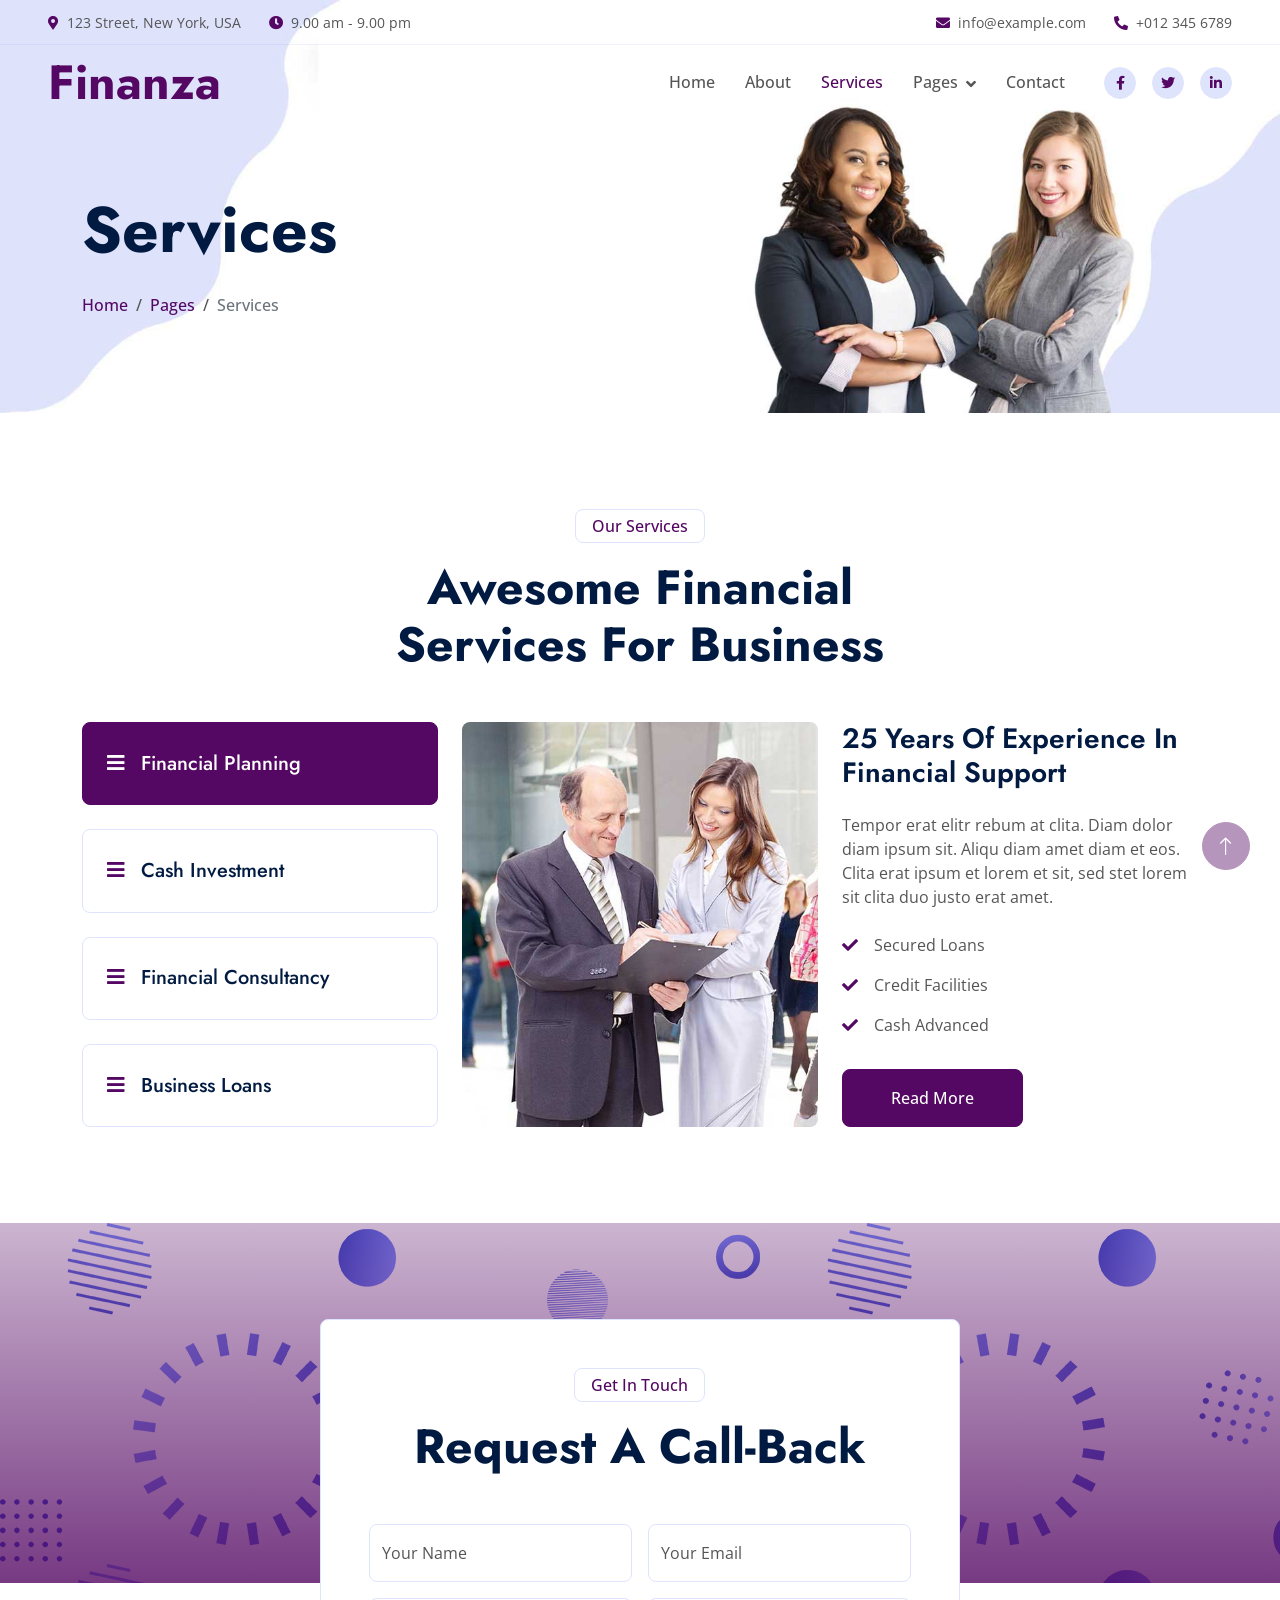
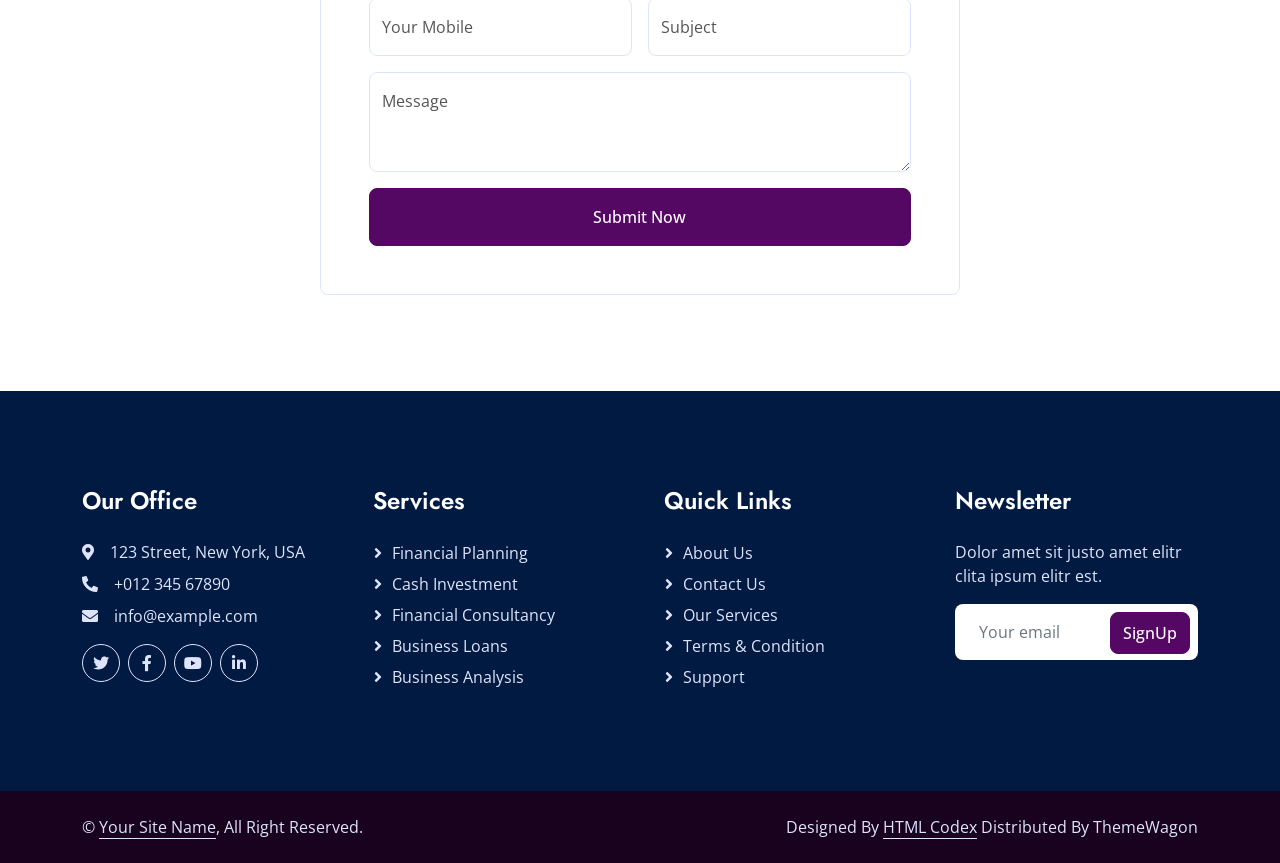
<file: service.html>
<!DOCTYPE html>
<html lang="en">

<head>
    <meta charset="utf-8">
    <title>Finanza - Financial Services Website Template</title>
    <meta content="width=device-width, initial-scale=1.0" name="viewport">
    <meta content="" name="keywords">
    <meta content="" name="description">

    <!-- Favicon -->
    <link href="img/favicon.ico" rel="icon">

    <!-- Google Web Fonts -->
    <link rel="preconnect" href="https://fonts.googleapis.com">
    <link rel="preconnect" href="https://fonts.gstatic.com" crossorigin>
    <link
        href="https://fonts.googleapis.com/css2?family=Jost:wght@500;600;700&family=Open+Sans:wght@400;500&display=swap"
        rel="stylesheet">

    <!-- Icon Font Stylesheet -->
    <link href="https://cdnjs.cloudflare.com/ajax/libs/font-awesome/5.10.0/css/all.min.css" rel="stylesheet">
    <link href="https://cdn.jsdelivr.net/npm/bootstrap-icons@1.4.1/font/bootstrap-icons.css" rel="stylesheet">

    <!-- Libraries Stylesheet -->
    <link href="lib/animate/animate.min.css" rel="stylesheet">
    <link href="lib/owlcarousel/assets/owl.carousel.min.css" rel="stylesheet">

    <!-- Customized Bootstrap Stylesheet -->
    <link href="css/bootstrap.min.css" rel="stylesheet">

    <!-- Template Stylesheet -->
    <link href="css/style.css" rel="stylesheet">
</head>

<body>
    <!-- Spinner Start -->
    <div id="spinner"
        class="show bg-white position-fixed translate-middle w-100 vh-100 top-50 start-50 d-flex align-items-center justify-content-center">
        <div class="spinner-border text-primary" role="status" style="width: 3rem; height: 3rem;"></div>
    </div>
    <!-- Spinner End -->


    <!-- Navbar Start -->
    <div class="container-fluid fixed-top px-0 wow fadeIn" data-wow-delay="0.1s">
        <div class="top-bar row gx-0 align-items-center d-none d-lg-flex">
            <div class="col-lg-6 px-5 text-start">
                <small><i class="fa fa-map-marker-alt text-primary me-2"></i>123 Street, New York, USA</small>
                <small class="ms-4"><i class="fa fa-clock text-primary me-2"></i>9.00 am - 9.00 pm</small>
            </div>
            <div class="col-lg-6 px-5 text-end">
                <small><i class="fa fa-envelope text-primary me-2"></i>info@example.com</small>
                <small class="ms-4"><i class="fa fa-phone-alt text-primary me-2"></i>+012 345 6789</small>
            </div>
        </div>

        <nav class="navbar navbar-expand-lg navbar-light py-lg-0 px-lg-5 wow fadeIn" data-wow-delay="0.1s">
            <a href="index.html" class="navbar-brand ms-4 ms-lg-0">
                <h1 class="display-5 text-primary m-0">Finanza</h1>
            </a>
            <button type="button" class="navbar-toggler me-4" data-bs-toggle="collapse"
                data-bs-target="#navbarCollapse">
                <span class="navbar-toggler-icon"></span>
            </button>
            <div class="collapse navbar-collapse" id="navbarCollapse">
                <div class="navbar-nav ms-auto p-4 p-lg-0">
                    <a href="index.html" class="nav-item nav-link">Home</a>
                    <a href="about.html" class="nav-item nav-link">About</a>
                    <a href="service.html" class="nav-item nav-link active">Services</a>
                    <div class="nav-item dropdown">
                        <a href="#" class="nav-link dropdown-toggle" data-bs-toggle="dropdown">Pages</a>
                        <div class="dropdown-menu border-light m-0">
                            <a href="project.html" class="dropdown-item">Projects</a>
                            <a href="feature.html" class="dropdown-item">Features</a>
                            <a href="team.html" class="dropdown-item">Team Member</a>
                            <a href="testimonial.html" class="dropdown-item">Testimonial</a>
                            <a href="404.html" class="dropdown-item">404 Page</a>
                        </div>
                    </div>
                    <a href="contact.html" class="nav-item nav-link">Contact</a>
                </div>
                <div class="d-none d-lg-flex ms-2">
                    <a class="btn btn-light btn-sm-square rounded-circle ms-3" href="">
                        <small class="fab fa-facebook-f text-primary"></small>
                    </a>
                    <a class="btn btn-light btn-sm-square rounded-circle ms-3" href="">
                        <small class="fab fa-twitter text-primary"></small>
                    </a>
                    <a class="btn btn-light btn-sm-square rounded-circle ms-3" href="">
                        <small class="fab fa-linkedin-in text-primary"></small>
                    </a>
                </div>
            </div>
        </nav>
    </div>
    <!-- Navbar End -->


    <!-- Page Header Start -->
    <div class="container-fluid page-header mb-5 wow fadeIn" data-wow-delay="0.1s">
        <div class="container">
            <h1 class="display-3 mb-4 animated slideInDown">Services</h1>
            <nav aria-label="breadcrumb animated slideInDown">
                <ol class="breadcrumb mb-0">
                    <li class="breadcrumb-item"><a href="#">Home</a></li>
                    <li class="breadcrumb-item"><a href="#">Pages</a></li>
                    <li class="breadcrumb-item active" aria-current="page">Services</li>
                </ol>
            </nav>
        </div>
    </div>
    <!-- Page Header End -->


    <!-- Service Start -->
    <div class="container-xxl service py-5">
        <div class="container">
            <div class="text-center mx-auto wow fadeInUp" data-wow-delay="0.1s" style="max-width: 600px;">
                <p class="d-inline-block border rounded text-primary fw-semi-bold py-1 px-3">Our Services</p>
                <h1 class="display-5 mb-5">Awesome Financial Services For Business</h1>
            </div>
            <div class="row g-4 wow fadeInUp" data-wow-delay="0.3s">
                <div class="col-lg-4">
                    <div class="nav nav-pills d-flex justify-content-between w-100 h-100 me-4">
                        <button class="nav-link w-100 d-flex align-items-center text-start border p-4 mb-4 active"
                            data-bs-toggle="pill" data-bs-target="#tab-pane-1" type="button">
                            <h5 class="m-0"><i class="fa fa-bars text-primary me-3"></i>Financial Planning</h5>
                        </button>
                        <button class="nav-link w-100 d-flex align-items-center text-start border p-4 mb-4"
                            data-bs-toggle="pill" data-bs-target="#tab-pane-2" type="button">
                            <h5 class="m-0"><i class="fa fa-bars text-primary me-3"></i>Cash Investment</h5>
                        </button>
                        <button class="nav-link w-100 d-flex align-items-center text-start border p-4 mb-4"
                            data-bs-toggle="pill" data-bs-target="#tab-pane-3" type="button">
                            <h5 class="m-0"><i class="fa fa-bars text-primary me-3"></i>Financial Consultancy</h5>
                        </button>
                        <button class="nav-link w-100 d-flex align-items-center text-start border p-4 mb-0"
                            data-bs-toggle="pill" data-bs-target="#tab-pane-4" type="button">
                            <h5 class="m-0"><i class="fa fa-bars text-primary me-3"></i>Business Loans</h5>
                        </button>
                    </div>
                </div>
                <div class="col-lg-8">
                    <div class="tab-content w-100">
                        <div class="tab-pane fade show active" id="tab-pane-1">
                            <div class="row g-4">
                                <div class="col-md-6" style="min-height: 350px;">
                                    <div class="position-relative h-100">
                                        <img class="position-absolute rounded w-100 h-100" src="img/service-1.jpg"
                                            style="object-fit: cover;" alt="">
                                    </div>
                                </div>
                                <div class="col-md-6">
                                    <h3 class="mb-4">25 Years Of Experience In Financial Support</h3>
                                    <p class="mb-4">Tempor erat elitr rebum at clita. Diam dolor diam ipsum sit. Aliqu
                                        diam amet diam et eos. Clita erat ipsum et lorem et sit, sed stet lorem sit
                                        clita duo justo erat amet.</p>
                                    <p><i class="fa fa-check text-primary me-3"></i>Secured Loans</p>
                                    <p><i class="fa fa-check text-primary me-3"></i>Credit Facilities</p>
                                    <p><i class="fa fa-check text-primary me-3"></i>Cash Advanced</p>
                                    <a href="" class="btn btn-primary py-3 px-5 mt-3">Read More</a>
                                </div>
                            </div>
                        </div>
                        <div class="tab-pane fade" id="tab-pane-2">
                            <div class="row g-4">
                                <div class="col-md-6" style="min-height: 350px;">
                                    <div class="position-relative h-100">
                                        <img class="position-absolute rounded w-100 h-100" src="img/service-2.jpg"
                                            style="object-fit: cover;" alt="">
                                    </div>
                                </div>
                                <div class="col-md-6">
                                    <h3 class="mb-4">25 Years Of Experience In Financial Support</h3>
                                    <p class="mb-4">Tempor erat elitr rebum at clita. Diam dolor diam ipsum sit. Aliqu
                                        diam amet diam et eos. Clita erat ipsum et lorem et sit, sed stet lorem sit
                                        clita duo justo erat amet.</p>
                                    <p><i class="fa fa-check text-primary me-3"></i>Secured Loans</p>
                                    <p><i class="fa fa-check text-primary me-3"></i>Credit Facilities</p>
                                    <p><i class="fa fa-check text-primary me-3"></i>Cash Advanced</p>
                                    <a href="" class="btn btn-primary py-3 px-5 mt-3">Read More</a>
                                </div>
                            </div>
                        </div>
                        <div class="tab-pane fade" id="tab-pane-3">
                            <div class="row g-4">
                                <div class="col-md-6" style="min-height: 350px;">
                                    <div class="position-relative h-100">
                                        <img class="position-absolute rounded w-100 h-100" src="img/service-3.jpg"
                                            style="object-fit: cover;" alt="">
                                    </div>
                                </div>
                                <div class="col-md-6">
                                    <h3 class="mb-4">25 Years Of Experience In Financial Support</h3>
                                    <p class="mb-4">Tempor erat elitr rebum at clita. Diam dolor diam ipsum sit. Aliqu
                                        diam amet diam et eos. Clita erat ipsum et lorem et sit, sed stet lorem sit
                                        clita duo justo erat amet.</p>
                                    <p><i class="fa fa-check text-primary me-3"></i>Secured Loans</p>
                                    <p><i class="fa fa-check text-primary me-3"></i>Credit Facilities</p>
                                    <p><i class="fa fa-check text-primary me-3"></i>Cash Advanced</p>
                                    <a href="" class="btn btn-primary py-3 px-5 mt-3">Read More</a>
                                </div>
                            </div>
                        </div>
                        <div class="tab-pane fade" id="tab-pane-4">
                            <div class="row g-4">
                                <div class="col-md-6" style="min-height: 350px;">
                                    <div class="position-relative h-100">
                                        <img class="position-absolute rounded w-100 h-100" src="img/service-4.jpg"
                                            style="object-fit: cover;" alt="">
                                    </div>
                                </div>
                                <div class="col-md-6">
                                    <h3 class="mb-4">25 Years Of Experience In Financial Support</h3>
                                    <p class="mb-4">Tempor erat elitr rebum at clita. Diam dolor diam ipsum sit. Aliqu
                                        diam amet diam et eos. Clita erat ipsum et lorem et sit, sed stet lorem sit
                                        clita duo justo erat amet.</p>
                                    <p><i class="fa fa-check text-primary me-3"></i>Secured Loans</p>
                                    <p><i class="fa fa-check text-primary me-3"></i>Credit Facilities</p>
                                    <p><i class="fa fa-check text-primary me-3"></i>Cash Advanced</p>
                                    <a href="" class="btn btn-primary py-3 px-5 mt-3">Read More</a>
                                </div>
                            </div>
                        </div>
                    </div>
                </div>
            </div>
        </div>
    </div>
    <!-- Service End -->


    <!-- Callback Start -->
    <div class="container-fluid callback mt-5 py-5">
        <div class="container pt-5">
            <div class="row justify-content-center">
                <div class="col-lg-7">
                    <div class="bg-white border rounded p-4 p-sm-5 wow fadeInUp" data-wow-delay="0.5s">
                        <div class="text-center mx-auto wow fadeInUp" data-wow-delay="0.1s" style="max-width: 600px;">
                            <p class="d-inline-block border rounded text-primary fw-semi-bold py-1 px-3">Get In Touch
                            </p>
                            <h1 class="display-5 mb-5">Request A Call-Back</h1>
                        </div>
                        <div class="row g-3">
                            <div class="col-sm-6">
                                <div class="form-floating">
                                    <input type="text" class="form-control" id="name" placeholder="Your Name">
                                    <label for="name">Your Name</label>
                                </div>
                            </div>
                            <div class="col-sm-6">
                                <div class="form-floating">
                                    <input type="email" class="form-control" id="mail" placeholder="Your Email">
                                    <label for="mail">Your Email</label>
                                </div>
                            </div>
                            <div class="col-sm-6">
                                <div class="form-floating">
                                    <input type="text" class="form-control" id="mobile" placeholder="Your Mobile">
                                    <label for="mobile">Your Mobile</label>
                                </div>
                            </div>
                            <div class="col-sm-6">
                                <div class="form-floating">
                                    <input type="text" class="form-control" id="subject" placeholder="Subject">
                                    <label for="subject">Subject</label>
                                </div>
                            </div>
                            <div class="col-12">
                                <div class="form-floating">
                                    <textarea class="form-control" placeholder="Leave a message here" id="message"
                                        style="height: 100px"></textarea>
                                    <label for="message">Message</label>
                                </div>
                            </div>
                            <div class="col-12 text-center">
                                <button class="btn btn-primary w-100 py-3" type="submit">Submit Now</button>
                            </div>
                        </div>
                    </div>
                </div>
            </div>
        </div>
    </div>
    <!-- Callback End -->


    <!-- Footer Start -->
    <div class="container-fluid bg-dark text-light footer mt-5 py-5 wow fadeIn" data-wow-delay="0.1s">
        <div class="container py-5">
            <div class="row g-5">
                <div class="col-lg-3 col-md-6">
                    <h4 class="text-white mb-4">Our Office</h4>
                    <p class="mb-2"><i class="fa fa-map-marker-alt me-3"></i>123 Street, New York, USA</p>
                    <p class="mb-2"><i class="fa fa-phone-alt me-3"></i>+012 345 67890</p>
                    <p class="mb-2"><i class="fa fa-envelope me-3"></i>info@example.com</p>
                    <div class="d-flex pt-2">
                        <a class="btn btn-square btn-outline-light rounded-circle me-2" href=""><i
                                class="fab fa-twitter"></i></a>
                        <a class="btn btn-square btn-outline-light rounded-circle me-2" href=""><i
                                class="fab fa-facebook-f"></i></a>
                        <a class="btn btn-square btn-outline-light rounded-circle me-2" href=""><i
                                class="fab fa-youtube"></i></a>
                        <a class="btn btn-square btn-outline-light rounded-circle me-2" href=""><i
                                class="fab fa-linkedin-in"></i></a>
                    </div>
                </div>
                <div class="col-lg-3 col-md-6">
                    <h4 class="text-white mb-4">Services</h4>
                    <a class="btn btn-link" href="">Financial Planning</a>
                    <a class="btn btn-link" href="">Cash Investment</a>
                    <a class="btn btn-link" href="">Financial Consultancy</a>
                    <a class="btn btn-link" href="">Business Loans</a>
                    <a class="btn btn-link" href="">Business Analysis</a>
                </div>
                <div class="col-lg-3 col-md-6">
                    <h4 class="text-white mb-4">Quick Links</h4>
                    <a class="btn btn-link" href="">About Us</a>
                    <a class="btn btn-link" href="">Contact Us</a>
                    <a class="btn btn-link" href="">Our Services</a>
                    <a class="btn btn-link" href="">Terms & Condition</a>
                    <a class="btn btn-link" href="">Support</a>
                </div>
                <div class="col-lg-3 col-md-6">
                    <h4 class="text-white mb-4">Newsletter</h4>
                    <p>Dolor amet sit justo amet elitr clita ipsum elitr est.</p>
                    <div class="position-relative w-100">
                        <input class="form-control bg-white border-0 w-100 py-3 ps-4 pe-5" type="text"
                            placeholder="Your email">
                        <button type="button"
                            class="btn btn-primary py-2 position-absolute top-0 end-0 mt-2 me-2">SignUp</button>
                    </div>
                </div>
            </div>
        </div>
    </div>
    <!-- Footer End -->


    <!-- Copyright Start -->
    <div class="container-fluid copyright py-4">
        <div class="container">
            <div class="row">
                <div class="col-md-6 text-center text-md-start mb-3 mb-md-0">
                    &copy; <a class="border-bottom" href="#">Your Site Name</a>, All Right Reserved.
                </div>
                <div class="col-md-6 text-center text-md-end">
                    <!--/*** This template is free as long as you keep the footer author’s credit link/attribution link/backlink. If you'd like to use the template without the footer author’s credit link/attribution link/backlink, you can purchase the Credit Removal License from "https://htmlcodex.com/credit-removal". Thank you for your support. ***/-->
                    Designed By <a class="border-bottom" href="https://htmlcodex.com">HTML Codex</a> Distributed By <a
                        href="https://themewagon.com">ThemeWagon</a>
                </div>
            </div>
        </div>
    </div>
    <!-- Copyright End -->


    <!-- Back to Top -->
    <a href="#" class="btn btn-lg btn-primary btn-lg-square rounded-circle back-to-top"><i
            class="bi bi-arrow-up"></i></a>


    <!-- JavaScript Libraries -->
    <script src="https://code.jquery.com/jquery-3.4.1.min.js"></script>
    <script src="https://cdn.jsdelivr.net/npm/bootstrap@5.0.0/dist/js/bootstrap.bundle.min.js"></script>
    <script src="lib/wow/wow.min.js"></script>
    <script src="lib/easing/easing.min.js"></script>
    <script src="lib/waypoints/waypoints.min.js"></script>
    <script src="lib/owlcarousel/owl.carousel.min.js"></script>
    <script src="lib/counterup/counterup.min.js"></script>

    <!-- Template Javascript -->
    <script src="js/main.js"></script>
</body>

</html>
</file>
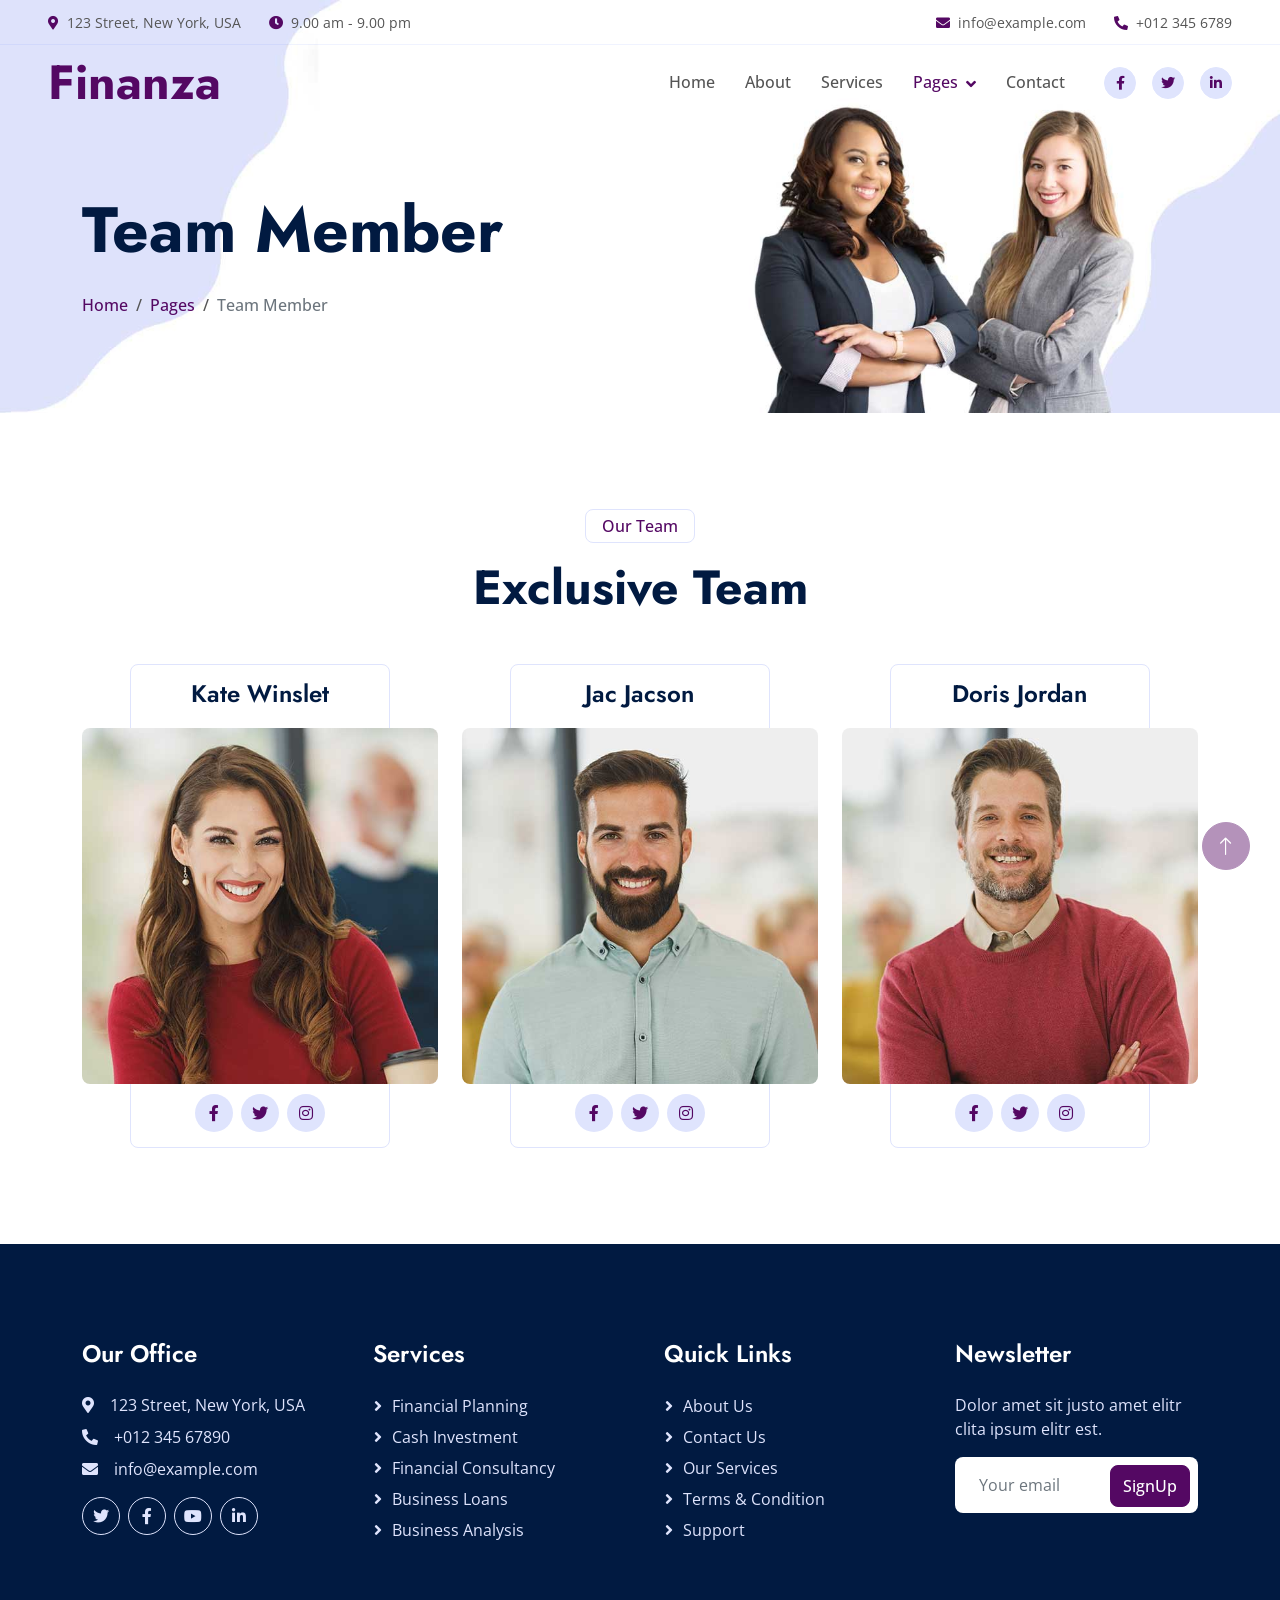
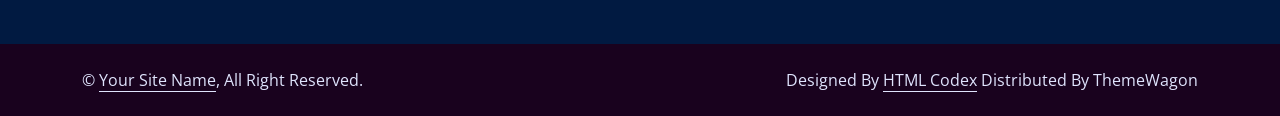
<file: team.html>
<!DOCTYPE html>
<html lang="en">

<head>
    <meta charset="utf-8">
    <title>Finanza - Financial Services Website Template</title>
    <meta content="width=device-width, initial-scale=1.0" name="viewport">
    <meta content="" name="keywords">
    <meta content="" name="description">

    <!-- Favicon -->
    <link href="img/favicon.ico" rel="icon">

    <!-- Google Web Fonts -->
    <link rel="preconnect" href="https://fonts.googleapis.com">
    <link rel="preconnect" href="https://fonts.gstatic.com" crossorigin>
    <link
        href="https://fonts.googleapis.com/css2?family=Jost:wght@500;600;700&family=Open+Sans:wght@400;500&display=swap"
        rel="stylesheet">

    <!-- Icon Font Stylesheet -->
    <link href="https://cdnjs.cloudflare.com/ajax/libs/font-awesome/5.10.0/css/all.min.css" rel="stylesheet">
    <link href="https://cdn.jsdelivr.net/npm/bootstrap-icons@1.4.1/font/bootstrap-icons.css" rel="stylesheet">

    <!-- Libraries Stylesheet -->
    <link href="lib/animate/animate.min.css" rel="stylesheet">
    <link href="lib/owlcarousel/assets/owl.carousel.min.css" rel="stylesheet">

    <!-- Customized Bootstrap Stylesheet -->
    <link href="css/bootstrap.min.css" rel="stylesheet">

    <!-- Template Stylesheet -->
    <link href="css/style.css" rel="stylesheet">
</head>

<body>
    <!-- Spinner Start -->
    <div id="spinner"
        class="show bg-white position-fixed translate-middle w-100 vh-100 top-50 start-50 d-flex align-items-center justify-content-center">
        <div class="spinner-border text-primary" role="status" style="width: 3rem; height: 3rem;"></div>
    </div>
    <!-- Spinner End -->


    <!-- Navbar Start -->
    <div class="container-fluid fixed-top px-0 wow fadeIn" data-wow-delay="0.1s">
        <div class="top-bar row gx-0 align-items-center d-none d-lg-flex">
            <div class="col-lg-6 px-5 text-start">
                <small><i class="fa fa-map-marker-alt text-primary me-2"></i>123 Street, New York, USA</small>
                <small class="ms-4"><i class="fa fa-clock text-primary me-2"></i>9.00 am - 9.00 pm</small>
            </div>
            <div class="col-lg-6 px-5 text-end">
                <small><i class="fa fa-envelope text-primary me-2"></i>info@example.com</small>
                <small class="ms-4"><i class="fa fa-phone-alt text-primary me-2"></i>+012 345 6789</small>
            </div>
        </div>

        <nav class="navbar navbar-expand-lg navbar-light py-lg-0 px-lg-5 wow fadeIn" data-wow-delay="0.1s">
            <a href="index.html" class="navbar-brand ms-4 ms-lg-0">
                <h1 class="display-5 text-primary m-0">Finanza</h1>
            </a>
            <button type="button" class="navbar-toggler me-4" data-bs-toggle="collapse"
                data-bs-target="#navbarCollapse">
                <span class="navbar-toggler-icon"></span>
            </button>
            <div class="collapse navbar-collapse" id="navbarCollapse">
                <div class="navbar-nav ms-auto p-4 p-lg-0">
                    <a href="index.html" class="nav-item nav-link">Home</a>
                    <a href="about.html" class="nav-item nav-link">About</a>
                    <a href="service.html" class="nav-item nav-link">Services</a>
                    <div class="nav-item dropdown">
                        <a href="#" class="nav-link dropdown-toggle active" data-bs-toggle="dropdown">Pages</a>
                        <div class="dropdown-menu border-light m-0">
                            <a href="project.html" class="dropdown-item">Projects</a>
                            <a href="feature.html" class="dropdown-item">Features</a>
                            <a href="team.html" class="dropdown-item active">Team Member</a>
                            <a href="testimonial.html" class="dropdown-item">Testimonial</a>
                            <a href="404.html" class="dropdown-item">404 Page</a>
                        </div>
                    </div>
                    <a href="contact.html" class="nav-item nav-link">Contact</a>
                </div>
                <div class="d-none d-lg-flex ms-2">
                    <a class="btn btn-light btn-sm-square rounded-circle ms-3" href="">
                        <small class="fab fa-facebook-f text-primary"></small>
                    </a>
                    <a class="btn btn-light btn-sm-square rounded-circle ms-3" href="">
                        <small class="fab fa-twitter text-primary"></small>
                    </a>
                    <a class="btn btn-light btn-sm-square rounded-circle ms-3" href="">
                        <small class="fab fa-linkedin-in text-primary"></small>
                    </a>
                </div>
            </div>
        </nav>
    </div>
    <!-- Navbar End -->


    <!-- Page Header Start -->
    <div class="container-fluid page-header mb-5 wow fadeIn" data-wow-delay="0.1s">
        <div class="container">
            <h1 class="display-3 mb-4 animated slideInDown">Team Member</h1>
            <nav aria-label="breadcrumb animated slideInDown">
                <ol class="breadcrumb mb-0">
                    <li class="breadcrumb-item"><a href="#">Home</a></li>
                    <li class="breadcrumb-item"><a href="#">Pages</a></li>
                    <li class="breadcrumb-item active" aria-current="page">Team Member</li>
                </ol>
            </nav>
        </div>
    </div>
    <!-- Page Header End -->


    <!-- Team Start -->
    <div class="container-xxl py-5">
        <div class="container">
            <div class="text-center mx-auto wow fadeInUp" data-wow-delay="0.1s" style="max-width: 600px;">
                <p class="d-inline-block border rounded text-primary fw-semi-bold py-1 px-3">Our Team</p>
                <h1 class="display-5 mb-5">Exclusive Team</h1>
            </div>
            <div class="row g-4">
                <div class="col-lg-4 col-md-6 wow fadeInUp" data-wow-delay="0.1s">
                    <div class="team-item">
                        <img class="img-fluid rounded" src="img/team-1.jpg" alt="">
                        <div class="team-text">
                            <h4 class="mb-0">Kate Winslet</h4>
                            <div class="team-social d-flex">
                                <a class="btn btn-square rounded-circle mx-1" href=""><i
                                        class="fab fa-facebook-f"></i></a>
                                <a class="btn btn-square rounded-circle mx-1" href=""><i class="fab fa-twitter"></i></a>
                                <a class="btn btn-square rounded-circle mx-1" href=""><i
                                        class="fab fa-instagram"></i></a>
                            </div>
                        </div>
                    </div>
                </div>
                <div class="col-lg-4 col-md-6 wow fadeInUp" data-wow-delay="0.3s">
                    <div class="team-item">
                        <img class="img-fluid rounded" src="img/team-2.jpg" alt="">
                        <div class="team-text">
                            <h4 class="mb-0">Jac Jacson</h4>
                            <div class="team-social d-flex">
                                <a class="btn btn-square rounded-circle mx-1" href=""><i
                                        class="fab fa-facebook-f"></i></a>
                                <a class="btn btn-square rounded-circle mx-1" href=""><i class="fab fa-twitter"></i></a>
                                <a class="btn btn-square rounded-circle mx-1" href=""><i
                                        class="fab fa-instagram"></i></a>
                            </div>
                        </div>
                    </div>
                </div>
                <div class="col-lg-4 col-md-6 wow fadeInUp" data-wow-delay="0.5s">
                    <div class="team-item">
                        <img class="img-fluid rounded" src="img/team-3.jpg" alt="">
                        <div class="team-text">
                            <h4 class="mb-0">Doris Jordan</h4>
                            <div class="team-social d-flex">
                                <a class="btn btn-square rounded-circle mx-1" href=""><i
                                        class="fab fa-facebook-f"></i></a>
                                <a class="btn btn-square rounded-circle mx-1" href=""><i class="fab fa-twitter"></i></a>
                                <a class="btn btn-square rounded-circle mx-1" href=""><i
                                        class="fab fa-instagram"></i></a>
                            </div>
                        </div>
                    </div>
                </div>
            </div>
        </div>
    </div>
    <!-- Team End -->


    <!-- Footer Start -->
    <div class="container-fluid bg-dark text-light footer mt-5 py-5 wow fadeIn" data-wow-delay="0.1s">
        <div class="container py-5">
            <div class="row g-5">
                <div class="col-lg-3 col-md-6">
                    <h4 class="text-white mb-4">Our Office</h4>
                    <p class="mb-2"><i class="fa fa-map-marker-alt me-3"></i>123 Street, New York, USA</p>
                    <p class="mb-2"><i class="fa fa-phone-alt me-3"></i>+012 345 67890</p>
                    <p class="mb-2"><i class="fa fa-envelope me-3"></i>info@example.com</p>
                    <div class="d-flex pt-2">
                        <a class="btn btn-square btn-outline-light rounded-circle me-2" href=""><i
                                class="fab fa-twitter"></i></a>
                        <a class="btn btn-square btn-outline-light rounded-circle me-2" href=""><i
                                class="fab fa-facebook-f"></i></a>
                        <a class="btn btn-square btn-outline-light rounded-circle me-2" href=""><i
                                class="fab fa-youtube"></i></a>
                        <a class="btn btn-square btn-outline-light rounded-circle me-2" href=""><i
                                class="fab fa-linkedin-in"></i></a>
                    </div>
                </div>
                <div class="col-lg-3 col-md-6">
                    <h4 class="text-white mb-4">Services</h4>
                    <a class="btn btn-link" href="">Financial Planning</a>
                    <a class="btn btn-link" href="">Cash Investment</a>
                    <a class="btn btn-link" href="">Financial Consultancy</a>
                    <a class="btn btn-link" href="">Business Loans</a>
                    <a class="btn btn-link" href="">Business Analysis</a>
                </div>
                <div class="col-lg-3 col-md-6">
                    <h4 class="text-white mb-4">Quick Links</h4>
                    <a class="btn btn-link" href="">About Us</a>
                    <a class="btn btn-link" href="">Contact Us</a>
                    <a class="btn btn-link" href="">Our Services</a>
                    <a class="btn btn-link" href="">Terms & Condition</a>
                    <a class="btn btn-link" href="">Support</a>
                </div>
                <div class="col-lg-3 col-md-6">
                    <h4 class="text-white mb-4">Newsletter</h4>
                    <p>Dolor amet sit justo amet elitr clita ipsum elitr est.</p>
                    <div class="position-relative w-100">
                        <input class="form-control bg-white border-0 w-100 py-3 ps-4 pe-5" type="text"
                            placeholder="Your email">
                        <button type="button"
                            class="btn btn-primary py-2 position-absolute top-0 end-0 mt-2 me-2">SignUp</button>
                    </div>
                </div>
            </div>
        </div>
    </div>
    <!-- Footer End -->


    <!-- Copyright Start -->
    <div class="container-fluid copyright py-4">
        <div class="container">
            <div class="row">
                <div class="col-md-6 text-center text-md-start mb-3 mb-md-0">
                    &copy; <a class="border-bottom" href="#">Your Site Name</a>, All Right Reserved.
                </div>
                <div class="col-md-6 text-center text-md-end">
                    <!--/*** This template is free as long as you keep the footer author’s credit link/attribution link/backlink. If you'd like to use the template without the footer author’s credit link/attribution link/backlink, you can purchase the Credit Removal License from "https://htmlcodex.com/credit-removal". Thank you for your support. ***/-->
                    Designed By <a class="border-bottom" href="https://htmlcodex.com">HTML Codex</a>  Distributed By <a
                    href="https://themewagon.com">ThemeWagon</a>
                </div>
            </div>
        </div>
    </div>
    <!-- Copyright End -->


    <!-- Back to Top -->
    <a href="#" class="btn btn-lg btn-primary btn-lg-square rounded-circle back-to-top"><i
            class="bi bi-arrow-up"></i></a>


    <!-- JavaScript Libraries -->
    <script src="https://code.jquery.com/jquery-3.4.1.min.js"></script>
    <script src="https://cdn.jsdelivr.net/npm/bootstrap@5.0.0/dist/js/bootstrap.bundle.min.js"></script>
    <script src="lib/wow/wow.min.js"></script>
    <script src="lib/easing/easing.min.js"></script>
    <script src="lib/waypoints/waypoints.min.js"></script>
    <script src="lib/owlcarousel/owl.carousel.min.js"></script>
    <script src="lib/counterup/counterup.min.js"></script>

    <!-- Template Javascript -->
    <script src="js/main.js"></script>
</body>

</html>
</file>
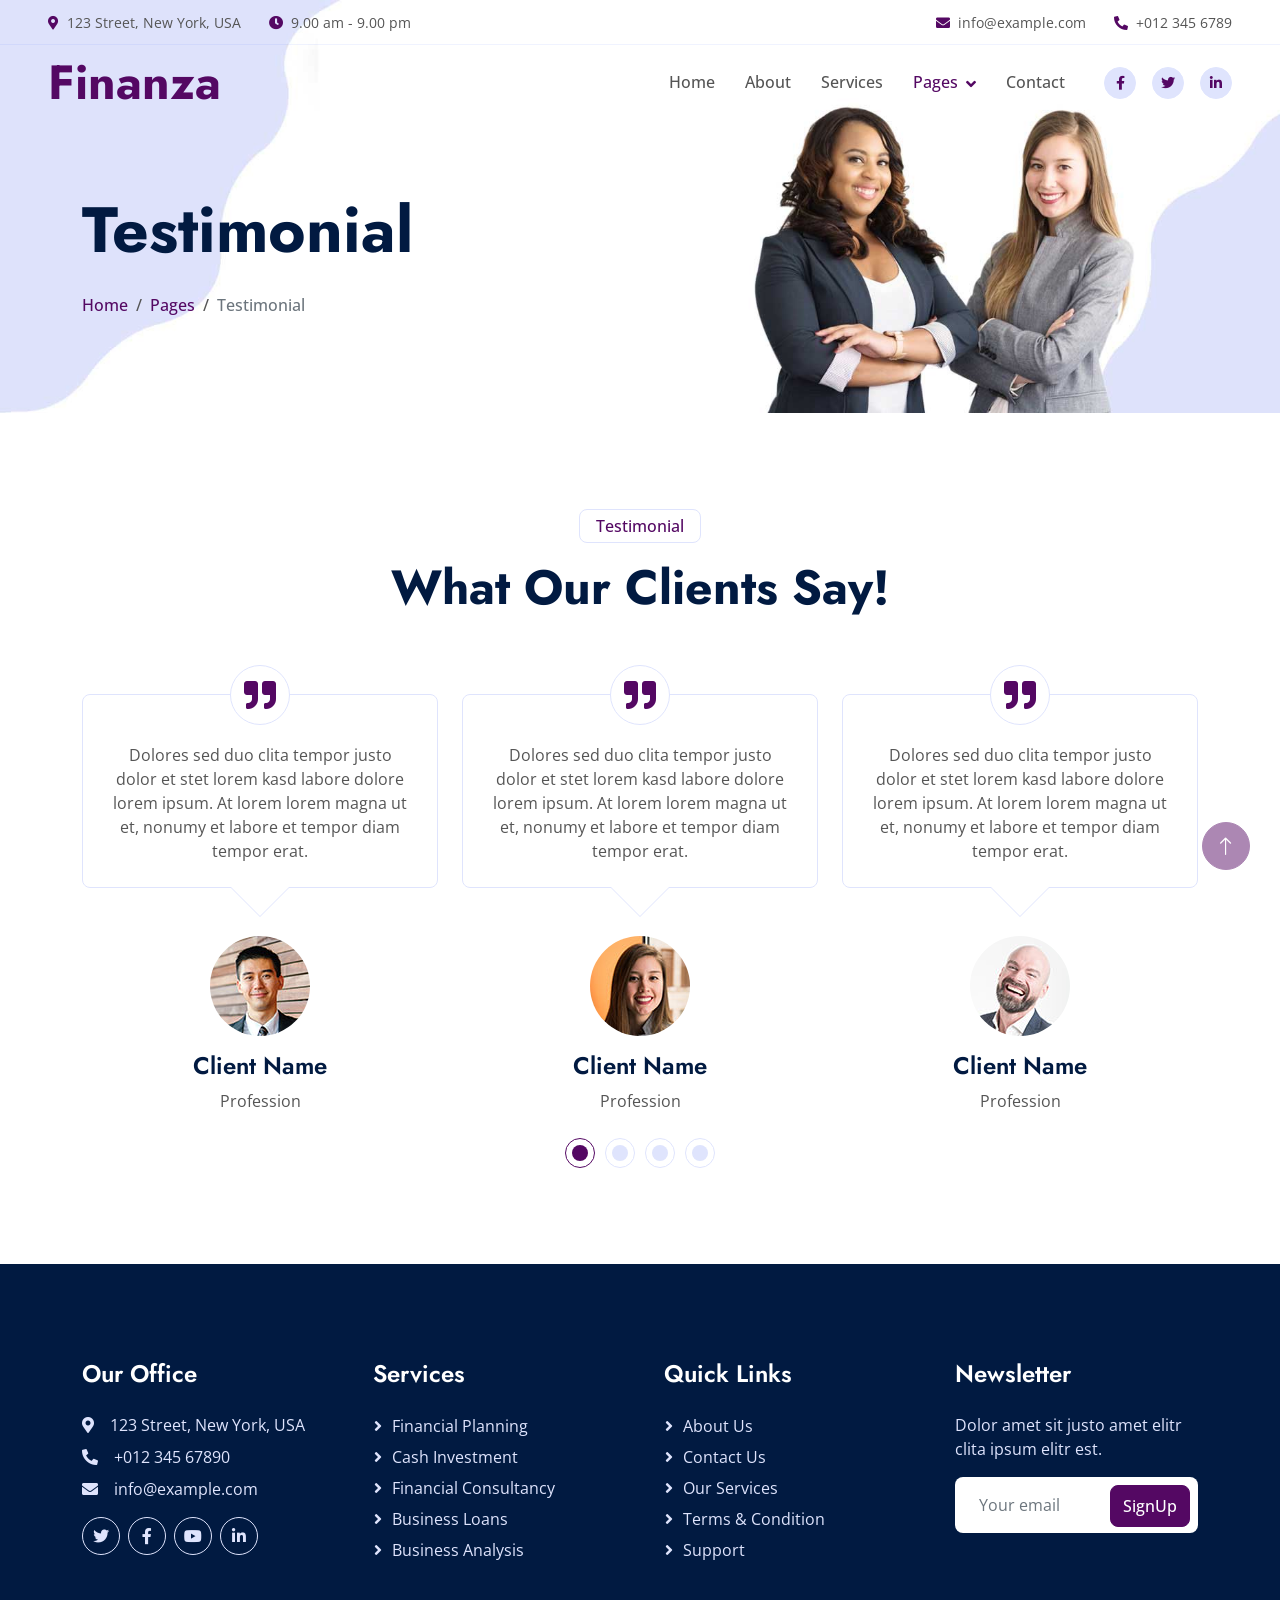
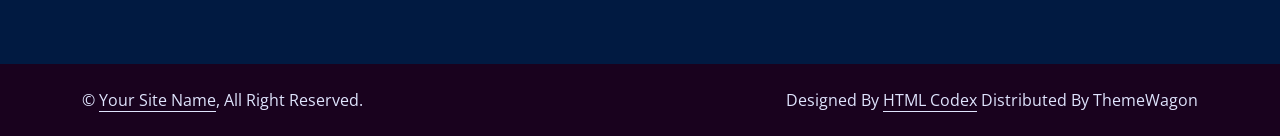
<file: testimonial.html>
<!DOCTYPE html>
<html lang="en">

<head>
    <meta charset="utf-8">
    <title>Finanza - Financial Services Website Template</title>
    <meta content="width=device-width, initial-scale=1.0" name="viewport">
    <meta content="" name="keywords">
    <meta content="" name="description">

    <!-- Favicon -->
    <link href="img/favicon.ico" rel="icon">

    <!-- Google Web Fonts -->
    <link rel="preconnect" href="https://fonts.googleapis.com">
    <link rel="preconnect" href="https://fonts.gstatic.com" crossorigin>
    <link
        href="https://fonts.googleapis.com/css2?family=Jost:wght@500;600;700&family=Open+Sans:wght@400;500&display=swap"
        rel="stylesheet">

    <!-- Icon Font Stylesheet -->
    <link href="https://cdnjs.cloudflare.com/ajax/libs/font-awesome/5.10.0/css/all.min.css" rel="stylesheet">
    <link href="https://cdn.jsdelivr.net/npm/bootstrap-icons@1.4.1/font/bootstrap-icons.css" rel="stylesheet">

    <!-- Libraries Stylesheet -->
    <link href="lib/animate/animate.min.css" rel="stylesheet">
    <link href="lib/owlcarousel/assets/owl.carousel.min.css" rel="stylesheet">

    <!-- Customized Bootstrap Stylesheet -->
    <link href="css/bootstrap.min.css" rel="stylesheet">

    <!-- Template Stylesheet -->
    <link href="css/style.css" rel="stylesheet">
</head>

<body>
    <!-- Spinner Start -->
    <div id="spinner"
        class="show bg-white position-fixed translate-middle w-100 vh-100 top-50 start-50 d-flex align-items-center justify-content-center">
        <div class="spinner-border text-primary" role="status" style="width: 3rem; height: 3rem;"></div>
    </div>
    <!-- Spinner End -->


    <!-- Navbar Start -->
    <div class="container-fluid fixed-top px-0 wow fadeIn" data-wow-delay="0.1s">
        <div class="top-bar row gx-0 align-items-center d-none d-lg-flex">
            <div class="col-lg-6 px-5 text-start">
                <small><i class="fa fa-map-marker-alt text-primary me-2"></i>123 Street, New York, USA</small>
                <small class="ms-4"><i class="fa fa-clock text-primary me-2"></i>9.00 am - 9.00 pm</small>
            </div>
            <div class="col-lg-6 px-5 text-end">
                <small><i class="fa fa-envelope text-primary me-2"></i>info@example.com</small>
                <small class="ms-4"><i class="fa fa-phone-alt text-primary me-2"></i>+012 345 6789</small>
            </div>
        </div>

        <nav class="navbar navbar-expand-lg navbar-light py-lg-0 px-lg-5 wow fadeIn" data-wow-delay="0.1s">
            <a href="index.html" class="navbar-brand ms-4 ms-lg-0">
                <h1 class="display-5 text-primary m-0">Finanza</h1>
            </a>
            <button type="button" class="navbar-toggler me-4" data-bs-toggle="collapse"
                data-bs-target="#navbarCollapse">
                <span class="navbar-toggler-icon"></span>
            </button>
            <div class="collapse navbar-collapse" id="navbarCollapse">
                <div class="navbar-nav ms-auto p-4 p-lg-0">
                    <a href="index.html" class="nav-item nav-link">Home</a>
                    <a href="about.html" class="nav-item nav-link">About</a>
                    <a href="service.html" class="nav-item nav-link">Services</a>
                    <div class="nav-item dropdown">
                        <a href="#" class="nav-link dropdown-toggle active" data-bs-toggle="dropdown">Pages</a>
                        <div class="dropdown-menu border-light m-0">
                            <a href="project.html" class="dropdown-item">Projects</a>
                            <a href="feature.html" class="dropdown-item">Features</a>
                            <a href="team.html" class="dropdown-item">Team Member</a>
                            <a href="testimonial.html" class="dropdown-item active">Testimonial</a>
                            <a href="404.html" class="dropdown-item">404 Page</a>
                        </div>
                    </div>
                    <a href="contact.html" class="nav-item nav-link">Contact</a>
                </div>
                <div class="d-none d-lg-flex ms-2">
                    <a class="btn btn-light btn-sm-square rounded-circle ms-3" href="">
                        <small class="fab fa-facebook-f text-primary"></small>
                    </a>
                    <a class="btn btn-light btn-sm-square rounded-circle ms-3" href="">
                        <small class="fab fa-twitter text-primary"></small>
                    </a>
                    <a class="btn btn-light btn-sm-square rounded-circle ms-3" href="">
                        <small class="fab fa-linkedin-in text-primary"></small>
                    </a>
                </div>
            </div>
        </nav>
    </div>
    <!-- Navbar End -->


    <!-- Page Header Start -->
    <div class="container-fluid page-header mb-5 wow fadeIn" data-wow-delay="0.1s">
        <div class="container">
            <h1 class="display-3 mb-4 animated slideInDown">Testimonial</h1>
            <nav aria-label="breadcrumb animated slideInDown">
                <ol class="breadcrumb mb-0">
                    <li class="breadcrumb-item"><a href="#">Home</a></li>
                    <li class="breadcrumb-item"><a href="#">Pages</a></li>
                    <li class="breadcrumb-item active" aria-current="page">Testimonial</li>
                </ol>
            </nav>
        </div>
    </div>
    <!-- Page Header End -->


    <!-- Testimonial Start -->
    <div class="container-xxl py-5">
        <div class="container">
            <div class="text-center mx-auto wow fadeInUp" data-wow-delay="0.1s" style="max-width: 600px;">
                <p class="d-inline-block border rounded text-primary fw-semi-bold py-1 px-3">Testimonial</p>
                <h1 class="display-5 mb-5">What Our Clients Say!</h1>
            </div>
            <div class="owl-carousel testimonial-carousel wow fadeInUp" data-wow-delay="0.3s">
                <div class="testimonial-item">
                    <div class="testimonial-text border rounded p-4 pt-5 mb-5">
                        <div class="btn-square bg-white border rounded-circle">
                            <i class="fa fa-quote-right fa-2x text-primary"></i>
                        </div>
                        Dolores sed duo clita tempor justo dolor et stet lorem kasd labore dolore lorem ipsum. At lorem
                        lorem magna ut et, nonumy et labore et tempor diam tempor erat.
                    </div>
                    <img class="rounded-circle mb-3" src="img/testimonial-1.jpg" alt="">
                    <h4>Client Name</h4>
                    <span>Profession</span>
                </div>
                <div class="testimonial-item">
                    <div class="testimonial-text border rounded p-4 pt-5 mb-5">
                        <div class="btn-square bg-white border rounded-circle">
                            <i class="fa fa-quote-right fa-2x text-primary"></i>
                        </div>
                        Dolores sed duo clita tempor justo dolor et stet lorem kasd labore dolore lorem ipsum. At lorem
                        lorem magna ut et, nonumy et labore et tempor diam tempor erat.
                    </div>
                    <img class="rounded-circle mb-3" src="img/testimonial-2.jpg" alt="">
                    <h4>Client Name</h4>
                    <span>Profession</span>
                </div>
                <div class="testimonial-item">
                    <div class="testimonial-text border rounded p-4 pt-5 mb-5">
                        <div class="btn-square bg-white border rounded-circle">
                            <i class="fa fa-quote-right fa-2x text-primary"></i>
                        </div>
                        Dolores sed duo clita tempor justo dolor et stet lorem kasd labore dolore lorem ipsum. At lorem
                        lorem magna ut et, nonumy et labore et tempor diam tempor erat.
                    </div>
                    <img class="rounded-circle mb-3" src="img/testimonial-3.jpg" alt="">
                    <h4>Client Name</h4>
                    <span>Profession</span>
                </div>
                <div class="testimonial-item">
                    <div class="testimonial-text border rounded p-4 pt-5 mb-5">
                        <div class="btn-square bg-white border rounded-circle">
                            <i class="fa fa-quote-right fa-2x text-primary"></i>
                        </div>
                        Dolores sed duo clita tempor justo dolor et stet lorem kasd labore dolore lorem ipsum. At lorem
                        lorem magna ut et, nonumy et labore et tempor diam tempor erat.
                    </div>
                    <img class="rounded-circle mb-3" src="img/testimonial-4.jpg" alt="">
                    <h4>Client Name</h4>
                    <span>Profession</span>
                </div>
            </div>
        </div>
    </div>
    <!-- Testimonial End -->


    <!-- Footer Start -->
    <div class="container-fluid bg-dark text-light footer mt-5 py-5 wow fadeIn" data-wow-delay="0.1s">
        <div class="container py-5">
            <div class="row g-5">
                <div class="col-lg-3 col-md-6">
                    <h4 class="text-white mb-4">Our Office</h4>
                    <p class="mb-2"><i class="fa fa-map-marker-alt me-3"></i>123 Street, New York, USA</p>
                    <p class="mb-2"><i class="fa fa-phone-alt me-3"></i>+012 345 67890</p>
                    <p class="mb-2"><i class="fa fa-envelope me-3"></i>info@example.com</p>
                    <div class="d-flex pt-2">
                        <a class="btn btn-square btn-outline-light rounded-circle me-2" href=""><i
                                class="fab fa-twitter"></i></a>
                        <a class="btn btn-square btn-outline-light rounded-circle me-2" href=""><i
                                class="fab fa-facebook-f"></i></a>
                        <a class="btn btn-square btn-outline-light rounded-circle me-2" href=""><i
                                class="fab fa-youtube"></i></a>
                        <a class="btn btn-square btn-outline-light rounded-circle me-2" href=""><i
                                class="fab fa-linkedin-in"></i></a>
                    </div>
                </div>
                <div class="col-lg-3 col-md-6">
                    <h4 class="text-white mb-4">Services</h4>
                    <a class="btn btn-link" href="">Financial Planning</a>
                    <a class="btn btn-link" href="">Cash Investment</a>
                    <a class="btn btn-link" href="">Financial Consultancy</a>
                    <a class="btn btn-link" href="">Business Loans</a>
                    <a class="btn btn-link" href="">Business Analysis</a>
                </div>
                <div class="col-lg-3 col-md-6">
                    <h4 class="text-white mb-4">Quick Links</h4>
                    <a class="btn btn-link" href="">About Us</a>
                    <a class="btn btn-link" href="">Contact Us</a>
                    <a class="btn btn-link" href="">Our Services</a>
                    <a class="btn btn-link" href="">Terms & Condition</a>
                    <a class="btn btn-link" href="">Support</a>
                </div>
                <div class="col-lg-3 col-md-6">
                    <h4 class="text-white mb-4">Newsletter</h4>
                    <p>Dolor amet sit justo amet elitr clita ipsum elitr est.</p>
                    <div class="position-relative w-100">
                        <input class="form-control bg-white border-0 w-100 py-3 ps-4 pe-5" type="text"
                            placeholder="Your email">
                        <button type="button"
                            class="btn btn-primary py-2 position-absolute top-0 end-0 mt-2 me-2">SignUp</button>
                    </div>
                </div>
            </div>
        </div>
    </div>
    <!-- Footer End -->


    <!-- Copyright Start -->
    <div class="container-fluid copyright py-4">
        <div class="container">
            <div class="row">
                <div class="col-md-6 text-center text-md-start mb-3 mb-md-0">
                    &copy; <a class="border-bottom" href="#">Your Site Name</a>, All Right Reserved.
                </div>
                <div class="col-md-6 text-center text-md-end">
                    <!--/*** This template is free as long as you keep the footer author’s credit link/attribution link/backlink. If you'd like to use the template without the footer author’s credit link/attribution link/backlink, you can purchase the Credit Removal License from "https://htmlcodex.com/credit-removal". Thank you for your support. ***/-->
                    Designed By <a class="border-bottom" href="https://htmlcodex.com">HTML Codex</a> Distributed By <a
                        href="https://themewagon.com">ThemeWagon</a>
                </div>
            </div>
        </div>
    </div>
    <!-- Copyright End -->


    <!-- Back to Top -->
    <a href="#" class="btn btn-lg btn-primary btn-lg-square rounded-circle back-to-top"><i
            class="bi bi-arrow-up"></i></a>


    <!-- JavaScript Libraries -->
    <script src="https://code.jquery.com/jquery-3.4.1.min.js"></script>
    <script src="https://cdn.jsdelivr.net/npm/bootstrap@5.0.0/dist/js/bootstrap.bundle.min.js"></script>
    <script src="lib/wow/wow.min.js"></script>
    <script src="lib/easing/easing.min.js"></script>
    <script src="lib/waypoints/waypoints.min.js"></script>
    <script src="lib/owlcarousel/owl.carousel.min.js"></script>
    <script src="lib/counterup/counterup.min.js"></script>

    <!-- Template Javascript -->
    <script src="js/main.js"></script>
</body>

</html>
</file>
<file: css/style.css>
/********** Template CSS **********/
:root {
  --primary: #540863;
  /* --primary: green; */

  --secondary: green;
  --tertiary: #555555;
  --light: #dfe4fd;
  --dark: #011a41;
}

.back-to-top {
  position: fixed;
  display: none;
  right: 30px;
  bottom: 30px;
  z-index: 99;
}

/* Override Bootstrap primary text color */
.text-primary {
  color: var(--primary) !important;
}

h1,
.h1,
h2,
.h2,
.fw-bold {
  font-weight: 700 !important;
}

h3,
.h3,
h4,
.h4,
.fw-medium {
  font-weight: 600 !important;
}

h5,
.h5,
h6,
.h6,
.fw-semi-bold {
  font-weight: 500 !important;
}

/*** Spinner ***/
#spinner {
  opacity: 0;
  visibility: hidden;
  transition: opacity 0.5s ease-out, visibility 0s linear 0.5s;
  z-index: 99999;
}

#spinner.show {
  transition: opacity 0.5s ease-out, visibility 0s linear 0s;
  visibility: visible;
  opacity: 1;
}

/*** Button ***/
.btn {
  transition: 0.5s;
  font-weight: 500;
}

.btn-primary,
.btn-outline-primary:hover {
  color: var(--light);
}

.btn-square {
  width: 38px;
  height: 38px;
}

.btn-sm-square {
  width: 32px;
  height: 32px;
}

.btn-lg-square {
  width: 48px;
  height: 48px;
}

.btn-square,
.btn-sm-square,
.btn-lg-square {
  padding: 0;
  display: flex;
  align-items: center;
  justify-content: center;
  font-weight: normal;
}

/*** Navbar ***/
.fixed-top {
  transition: 0.5s;
}

.top-bar {
  height: 45px;
  border-bottom: 1px solid rgba(53, 94, 252, 0.07);
}

.navbar .dropdown-toggle::after {
  border: none;
  content: "\f107";
  font-family: "Font Awesome 5 Free";
  font-weight: 900;
  vertical-align: middle;
  margin-left: 8px;
}

.navbar .navbar-nav .nav-link {
  padding: 25px 15px;
  color: var(--tertiary);
  font-weight: 500;
  outline: none;
}

.navbar .navbar-nav .nav-link:hover,
.navbar .navbar-nav .nav-link.active {
  color: var(--primary);
}

@media (max-width: 991.98px) {
  .navbar .navbar-nav {
    margin-top: 10px;
    border-top: 1px solid rgba(0, 0, 0, 0.07);
    background: #ffffff;
  }

  .navbar .navbar-nav .nav-link {
    padding: 10px 0;
  }
}

@media (min-width: 992px) {
  .navbar .nav-item .dropdown-menu {
    display: block;
    visibility: hidden;
    top: 100%;
    transform: rotateX(-75deg);
    transform-origin: 0% 0%;
    transition: 0.5s;
    opacity: 0;
  }

  .navbar .nav-item:hover .dropdown-menu {
    transform: rotateX(0deg);
    visibility: visible;
    transition: 0.5s;
    opacity: 1;
  }
}

/*** Header ***/
/* .hero-header {
  background: linear-gradient(
      rgba(255, 255, 255, 0.95),
      rgba(255, 255, 255, 0.95)
    ),
    url("../img/bg.png") center center no-repeat;
  background-size: cover;
} */

.hero-header {
  background: linear-gradient(
      rgba(255, 255, 255, 0.95),
      rgba(255, 255, 255, 0.95)
    ),
    url("../img/bg.png") center center no-repeat;
  background-size: cover;
  min-height: 80vh;
  display: flex;
  align-items: center;
}

@media (max-width: 575.98px) {
  .hero-header {
    min-height: auto;
    padding-top: 3rem;
    padding-bottom: 3rem;
    text-align: center;
  }

  .hero-header h1 {
    font-size: 2rem;
    line-height: 1.3;
  }

  .hero-header p {
    font-size: 0.95rem;
  }

  .hero-header .btn {
    width: 100%;
    margin-bottom: 0.75rem;
  }

  .hero-header img {
    max-width: 80%;
    margin-top: 2rem;
  }
}

@media (max-width: 767.98px) {
  .hero-header h1 {
    font-size: 2.4rem;
  }

  .hero-header img {
    max-width: 85%;
    margin-top: 2rem;
  }
}

@media (max-width: 991.98px) {
  .hero-header {
    padding-top: 4rem;
    padding-bottom: 4rem;
  }

  .hero-header {
    min-height: 70vh;
  }

  .hero-header h1 {
    font-size: 2.8rem;
  }

  .hero-header img {
    max-width: 90%;
  }
}

@media (min-width: 1200px) {
  .hero-header h1 {
    font-size: 3.5rem;
  }

  .hero-header p {
    font-size: 1.1rem;
  }
}

/*** About ***/
.about-nav{
  color: var(--primary);
}


/* .carousel-caption {
    top: 0;
    left: 0;
    right: 0;
    bottom: 0;
    display: flex;
    align-items: center;
    justify-content: center;
    text-align: start;
    z-index: 1;
}

.carousel-control-prev,
.carousel-control-next {
    width: 3rem;
}

.carousel-control-prev-icon,
.carousel-control-next-icon {
    width: 3rem;
    height: 3rem;
    background-color: var(--primary);
    border: 10px solid var(--primary);
}

.carousel-control-prev-icon {
    border-radius: 0 3rem 3rem 0;
}

.carousel-control-next-icon {
    border-radius: 3rem 0 0 3rem;
}

@media (max-width: 768px) {
    #header-carousel .carousel-item {
        position: relative;
        min-height: 450px;
    }
    
    #header-carousel .carousel-item img {
        position: absolute;
        width: 100%;
        height: 100%;
        object-fit: cover;
    }
} */

.page-header {
  padding-top: 12rem;
  padding-bottom: 6rem;
  background: url(../img/header.jpg) top left no-repeat;
  background-size: cover;
}

.page-header .breadcrumb-item,
.page-header .breadcrumb-item a {
  font-weight: 500;
}

.page-header .breadcrumb-item + .breadcrumb-item::before {
  color: var(--tertiary);
}

/*** Facts ***/
.facts {
  background: linear-gradient(
      color-mix(in srgb, var(--primary) 30%, transparent),
      color-mix(in srgb, var(--primary) 80%, transparent)
    ),
    url(../img/bg.png);
}

/*** Callback ***/
.callback {
  position: relative;
}

.callback::before {
  position: absolute;
  content: "";
  width: 100%;
  height: 50%;
  top: 0;
  left: 0;
  background: linear-gradient(
      color-mix(in srgb, var(--primary) 30%, transparent),
      color-mix(in srgb, var(--primary) 80%, transparent)
    ),
    url(../img/bg.png);
  z-index: -1;
}

/*** Feature ***/
.feature .feature-box,
.feature .feature-box * {
  transition: 0.5s;
}

.feature .feature-box:hover {
  background: var(--primary);
  border-color: var(--primary) !important;
}

.feature .feature-box:hover * {
  color: #ffffff !important;
}

/*** Service ***/
.service .nav .nav-link {
  transition: 0.5s;
}

.service .nav .nav-link.active {
  border-color: var(--primary) !important;
  background: var(--primary);
}

.service .nav .nav-link.active h5 {
  color: #ffffff !important;
}

.service .nav .nav-link.active h5 i {
  color: #ffffff !important;
}

/*** Project ***/
.project-item,
.project-item .project-img {
  position: relative;
}

.project-item .project-img a {
  position: absolute;
  width: 100%;
  height: 100%;
  top: 0;
  left: 0;
  background: rgba(255, 255, 255, 0.5);
  display: flex;
  align-items: center;
  justify-content: center;
  border-radius: 8px;
  opacity: 0;
  transition: 0.5s;
}

.project-item:hover .project-img a {
  opacity: 1;
}

.project-item .project-title {
  position: absolute;
  top: 3rem;
  right: 0;
  bottom: 0;
  left: 3rem;
  border: 1px solid var(--light);
  border-radius: 8px;
  display: flex;
  align-items: flex-end;
  padding: 18px;
  z-index: -1;
  transition: 0.5s;
}

.project-item:hover .project-title {
  background: var(--primary);
  border-color: var(--primary);
}

.project-item .project-title h4 {
  transition: 0.5s;
}

.project-item:hover .project-title h4 {
  color: #ffffff;
}

.project-carousel .owl-nav {
  margin-top: 25px;
  display: flex;
  justify-content: center;
}

.project-carousel .owl-nav .owl-prev,
.project-carousel .owl-nav .owl-next {
  margin: 0 12px;
  width: 45px;
  height: 45px;
  display: flex;
  align-items: center;
  justify-content: center;
  color: var(--primary);
  background: var(--light);
  border-radius: 45px;
  font-size: 22px;
  transition: 0.5s;
}

.project-carousel .owl-nav .owl-prev:hover,
.project-carousel .owl-nav .owl-next:hover {
  background: var(--primary);
  color: var(--light);
}

/*** Team ***/
.team-item {
  position: relative;
  padding: 4rem 0;
}

.team-item img {
  position: relative;
  z-index: 2;
}

.team-item .team-text {
  position: absolute;
  top: 0;
  right: 3rem;
  bottom: 0;
  left: 3rem;
  padding: 15px;
  border: 1px solid var(--light);
  border-radius: 8px;
  display: flex;
  flex-direction: column;
  align-items: center;
  justify-content: space-between;
  transition: 0.5s;
  z-index: 1;
}

.team-item:hover .team-text {
  background: var(--primary);
  border-color: var(--primary);
}

.team-item .team-text h4 {
  transition: 0.5s;
}

.team-item:hover .team-text h4 {
  color: #ffffff;
}

.team-item .team-social .btn {
  background: var(--light);
  color: var(--primary);
}

.team-item:hover .team-social .btn {
  background: #ffffff;
}

.team-item .team-social .btn:hover {
  background: var(--primary);
  color: var(--light);
}

/*** Testimonial ***/
.testimonial-item {
  position: relative;
  text-align: center;
  padding-top: 30px;
}

.testimonial-item .testimonial-text {
  position: relative;
  text-align: center;
}

.testimonial-item .testimonial-text .btn-square {
  position: absolute;
  width: 60px;
  height: 60px;
  top: -30px;
  left: 50%;
  transform: translateX(-50%);
}

.testimonial-item .testimonial-text::before {
  position: absolute;
  content: "";
  bottom: -60px;
  left: 50%;
  transform: translateX(-50%);
  border: 30px solid;
  border-color: var(--light) transparent transparent transparent;
}

.testimonial-item .testimonial-text::after {
  position: absolute;
  content: "";
  bottom: -59px;
  left: 50%;
  transform: translateX(-50%);
  border: 30px solid;
  border-color: #ffffff transparent transparent transparent;
}

.testimonial-carousel .owl-item img {
  margin: 0 auto;
  width: 100px;
  height: 100px;
}

.testimonial-carousel .owl-dots {
  margin-top: 25px;
  display: flex;
  align-items: flex-end;
  justify-content: center;
}

.testimonial-carousel .owl-dot {
  position: relative;
  display: inline-block;
  margin: 0 5px;
  width: 30px;
  height: 30px;
  border: 1px solid var(--light);
  border-radius: 30px;
  transition: 0.5s;
}

.testimonial-carousel .owl-dot::after {
  position: absolute;
  content: "";
  width: 16px;
  height: 16px;
  top: 6px;
  left: 6px;
  border-radius: 16px;
  background: var(--light);
  transition: 0.5s;
}

.testimonial-carousel .owl-dot.active {
  border-color: var(--primary);
}

.testimonial-carousel .owl-dot.active::after {
  background: var(--primary);
}

/*** Footer ***/
.footer {
  /* background: linear-gradient(
    to bottom,
    color-mix(in srgb, var(--primary) 90%, black),
    color-mix(in srgb, var(--primary) 90%, black)
  ); */
  background: color-mix(in srgb, var(--primary) 50%, black);
}

.footer .btn.btn-link {
  display: block;
  margin-bottom: 5px;
  padding: 0;
  text-align: left;
  color: var(--light);
  font-weight: normal;
  text-transform: capitalize;
  transition: 0.3s;
}

.footer .btn.btn-link::before {
  position: relative;
  content: "\f105";
  font-family: "Font Awesome 5 Free";
  font-weight: 900;
  margin-right: 10px;
}

.footer .btn.btn-link:hover {
  color: var(--primary);
  letter-spacing: 1px;
  box-shadow: none;
}

/* .copyright {
  color: var(--light);
  background: var(--primary);
} */

.copyright {
  color: var(--light);
  background: color-mix(in srgb, var(--primary) 30%, black);
}


.copyright a {
  color: var(--light);
}

.copyright a:hover {
  color: var(--primary);
}

/* ================================
   Bootstrap Color Unification
   ================================ */

:root {
  /* Bootstrap → Theme mapping */
  --bs-primary: var(--primary);
  --bs-secondary: var(--secondary);
  --bs-light: var(--light);
  --bs-dark: var(--dark);

  /* Optional but recommended */
  --bs-link-color: var(--primary);
  --bs-link-hover-color: var(--secondary);
}

/* ================================
   Text Colors
   ================================ */
.text-primary {
  color: var(--primary) !important;
}
.text-secondary {
  color: var(--secondary) !important;
}
.text-light {
  color: var(--light) !important;
}
.text-dark {
  color: var(--dark) !important;
}

/* ================================
   Background Colors
   ================================ */
.bg-primary {
  background-color: var(--primary) !important;
}
.bg-secondary {
  background-color: var(--secondary) !important;
}
.bg-light {
  background-color: var(--light) !important;
}
.bg-dark {
  background-color: var(--dark) !important;
}

/* ================================
   Buttons
   ================================ */
.btn-primary {
  background-color: var(--primary);
  border-color: var(--primary);
  color: #fff;
}

.btn-primary:hover,
.btn-primary:focus {
  background-color: var(--secondary);
  border-color: var(--secondary);
  color: #fff;
}

.btn-outline-primary {
  color: var(--primary);
  border-color: var(--primary);
}

.btn-outline-primary:hover {
  background-color: var(--primary);
  color: #fff;
}

/* ================================
   Borders
   ================================ */
.border-primary {
  border-color: var(--primary) !important;
}
.border-secondary {
  border-color: var(--secondary) !important;
}

/* ================================
   Navbar Active / Hover
   ================================ */
.navbar .nav-link.active,
.navbar .nav-link:hover {
  color: var(--primary);
}

/* ================================
   Forms & Focus States
   ================================ */
.form-control:focus {
  border-color: var(--primary);
  box-shadow: 0 0 0 0.25rem rgba(29, 192, 116, 0.25);
}

/* ================================
   Links
   ================================ */
a {
  color: var(--primary);
}

a:hover {
  color: var(--secondary);
}
</file>
